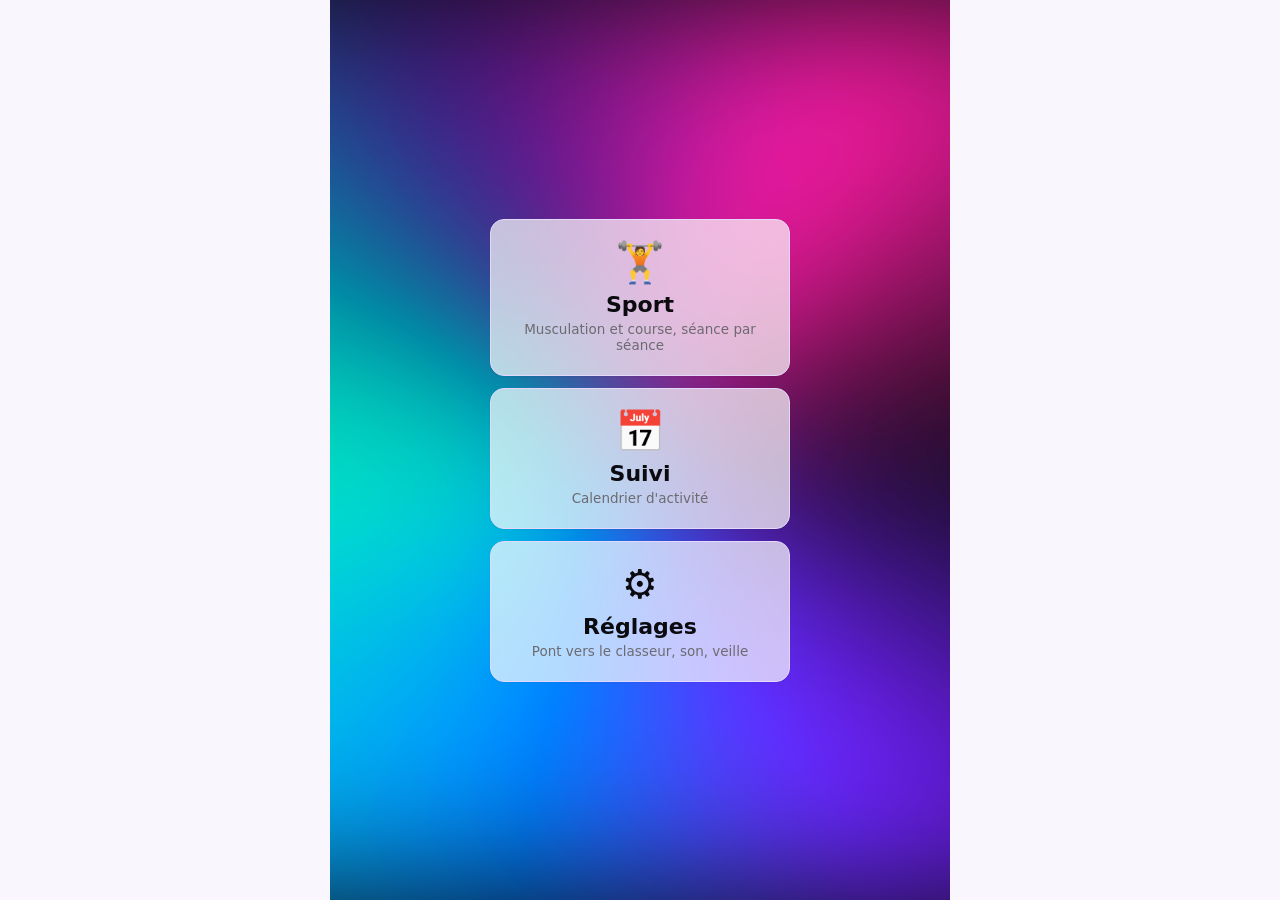
<file: index.html>
<!DOCTYPE html>
<html lang="fr">
<head>
<meta charset="utf-8">
<meta name="viewport" content="width=device-width, initial-scale=1, viewport-fit=cover, user-scalable=no">
<meta name="theme-color" content="#f6f5f2">
<meta name="mobile-web-app-capable" content="yes">
<meta name="apple-mobile-web-app-status-bar-style" content="black-translucent">
<title>Séance</title>
<link rel="manifest" href="manifest.webmanifest">
<link rel="icon" href="icones/icone.svg" type="image/svg+xml">
<link rel="apple-touch-icon" href="icones/icone-192.png">
<link rel="stylesheet" href="css/style.css">
<!-- Charte graphique générée depuis charte/palette.jpg (outils/charte.py). -->
<link rel="stylesheet" href="css/charte.css">
</head>
<body>

<!-- Menu principal : Sport, Suivi ou Réglages (demande de l'utilisateur le
     16 septembre 2026, Réglages ajouté en troisième carte le 18 septembre
     2026 à la place de l'engrenage). -->
<section id="ecran-menu" class="ecran actif">
  <!-- Fond vivant (22 septembre 2026, demande de l'utilisateur, technique
       reprise d'un CodePen : conic-gradient flouté en rotation lente) : voir
       .fond-vivant dans css/style.css. -->
  <div class="fond-vivant" aria-hidden="true"></div>
  <!-- Plein écran depuis le 26 septembre 2026 (demande de l'utilisateur :
       « supprime bandeau blanc et Muscu ») : plus d'en-tête. -->
  <ul class="liste-menu">
    <li><button id="bouton-menu-sport" class="carte-menu">
      <span class="carte-menu-icone" aria-hidden="true">&#127947;&#65039;</span>
      <span class="carte-menu-nom">Sport</span>
      <span class="carte-menu-detail">Musculation et course, séance par séance</span>
    </button></li>
    <li><button id="bouton-menu-suivi" class="carte-menu">
      <span class="carte-menu-icone" aria-hidden="true">&#128197;</span>
      <span class="carte-menu-nom">Suivi</span>
      <span class="carte-menu-detail">Calendrier d'activité</span>
    </button></li>
    <li><button id="bouton-menu-reglages" class="carte-menu">
      <span class="carte-menu-icone" aria-hidden="true">&#9881;&#65039;</span>
      <span class="carte-menu-nom">Réglages</span>
      <span class="carte-menu-detail">Pont vers le classeur, son, veille</span>
    </button></li>
  </ul>
</section>

<!-- Sport : choix du jour (ancien accueil, devenu sous-menu) -->
<section id="ecran-accueil" class="ecran">
  <div class="fond-vivant" aria-hidden="true"></div>
  <button id="bouton-sport-retour" class="icone icone-retour-flottant" aria-label="Retour">&#8592;</button>

  <!-- Séances en cours : une ligne par jour commencé, chacune avec son propre
       abandon. Reprendre se fait en touchant la carte du jour plus bas. -->
  <div id="reprise" class="reprise" hidden>
    <p class="reprise-titre">Séances en cours</p>
    <div id="reprise-liste"></div>
  </div>

  <ul id="liste-jours" class="liste-jours"></ul>

  <!-- Pied sans fond, simple lien blanc (26 septembre 2026) ; l'état de la
       synchronisation a rejoint l'écran des séances enregistrées. -->
  <div class="pied-accueil">
    <button id="bouton-historique" class="lien-historique">Séances enregistrées</button>
  </div>
</section>

<!-- Suivi : petit menu à six entrées (16 septembre 2026, devenu trop
     grand pour tenir empilé sur un seul écran une fois le sommeil ajouté). -->
<section id="ecran-suivi" class="ecran">
  <div class="fond-vivant" aria-hidden="true"></div>
  <button id="bouton-suivi-retour" class="icone icone-retour-flottant" aria-label="Retour">&#8592;</button>
  <ul class="liste-menu liste-menu-petite">
    <li><button id="bouton-suivi-calendrier" class="carte-menu carte-menu-petite">
      <span class="carte-menu-icone" aria-hidden="true">&#128197;</span>
      <span class="carte-menu-nom">Calendrier</span>
    </button></li>
    <li><button id="bouton-suivi-etat" class="carte-menu carte-menu-petite">
      <span class="carte-menu-icone" aria-hidden="true">&#128170;</span>
      <span class="carte-menu-nom">État musculaire</span>
    </button></li>
    <li><button id="bouton-suivi-sommeil" class="carte-menu carte-menu-petite">
      <span class="carte-menu-icone" aria-hidden="true">&#127769;</span>
      <span class="carte-menu-nom">Sommeil</span>
    </button></li>
    <li><button id="bouton-suivi-mensurations" class="carte-menu carte-menu-petite">
      <span class="carte-menu-icone" aria-hidden="true">&#128207;</span>
      <span class="carte-menu-nom">Mensurations</span>
    </button></li>
    <li><button id="bouton-suivi-course" class="carte-menu carte-menu-petite">
      <span class="carte-menu-icone" aria-hidden="true">&#127939;</span>
      <span class="carte-menu-nom">Évolution course</span>
    </button></li>
    <li><button id="bouton-suivi-tonnage" class="carte-menu carte-menu-petite">
      <span class="carte-menu-icone" aria-hidden="true">&#128202;</span>
      <span class="carte-menu-nom">Surcharge progressive</span>
    </button></li>
    <!-- Septième entrée, ajoutée le 17 septembre 2026 (demande de
         l'utilisateur) : envoyer une remarque libre sans passer par un
         exercice ou une fin de séance, seuls endroits qui le permettaient
         jusque-là. Voir #ecran-remarque plus bas. -->
    <li><button id="bouton-suivi-remarque" class="carte-menu carte-menu-petite">
      <span class="carte-menu-icone" aria-hidden="true">&#128172;</span>
      <span class="carte-menu-nom">Remarque</span>
    </button></li>
  </ul>
</section>

<!-- Calendrier : voir rendreCalendrier() dans js/app.js. -->
<section id="ecran-calendrier" class="ecran">
  <header class="barre">
    <button id="bouton-calendrier-retour" class="icone" aria-label="Retour">&#8592;</button>
    <div class="barre-titre"><span>Calendrier</span></div>
    <span class="icone" aria-hidden="true"></span>
  </header>
  <main class="corps">
    <p class="suivi-legende">Séances enregistrées ce jour-là (deux icônes au plus, ×N au-delà).</p>
    <label class="bascule">
      <input id="calendrier-sommeil" type="checkbox">
      <span>Afficher les nuits renseignées</span>
    </label>
    <div class="calendrier-nav">
      <button type="button" class="icone" id="calendrier-precedent" aria-label="Mois précédent">&#8249;</button>
      <span id="calendrier-mois" class="calendrier-mois"></span>
      <button type="button" class="icone" id="calendrier-suivant" aria-label="Mois suivant">&#8250;</button>
    </div>
    <div id="calendrier"></div>
  </main>
</section>

<!-- État musculaire, gadget indicatif (pas une mesure) : voir
     rendreEtatMusculaire() dans js/app.js. -->
<section id="ecran-etat-musculaire" class="ecran">
  <header class="barre">
    <button id="bouton-etat-retour" class="icone" aria-label="Retour">&#8592;</button>
    <div class="barre-titre"><span>État musculaire</span></div>
    <span class="icone" aria-hidden="true"></span>
  </header>
  <main class="corps">
    <p class="suivi-legende">Indicatif : récupération forfaitaire depuis la dernière série, pas une mesure.</p>
    <div id="mannequin"></div>
    <div id="mannequin-liste" class="mannequin-liste"></div>
  </main>
</section>

<!-- Sommeil : frise de la nuit en cours de saisie, raisons d'insomnie,
     repères de la journée, vue du mois. Voir rendreSommeil() dans
     js/app.js. Fond dégradé jour (haut) / nuit (bas) propre à cet écran,
     seul endroit de l'appli à s'écarter du fond clair général. -->
<section id="ecran-sommeil" class="ecran">
  <!-- Sans barre ni titre depuis le 17 septembre 2026 (remarque de
       l'utilisateur) : juste le retour, remonté au plus haut de l'écran
       (niveau caméra selfie) et un peu plus grand que .icone ailleurs dans
       l'application (52px contre 44px), flottant sur le dégradé plutôt que
       dans une barre opaque qui aurait coupé le fond en haut. -->
  <button id="bouton-sommeil-retour" class="icone icone-sommeil icone-sommeil-flottant" aria-label="Retour">&#8592;</button>
  <main class="corps corps-sommeil">
    <div class="sommeil-nuit-nav">
      <button id="bouton-sommeil-precedent" class="icone icone-sommeil" aria-label="Nuit précédente">&#8592;</button>
      <span id="sommeil-nuit-titre" class="sommeil-nuit-titre"></span>
      <button id="bouton-sommeil-suivant" class="icone icone-sommeil" aria-label="Nuit suivante">&#8594;</button>
    </div>

    <div id="sommeil-frise" class="sommeil-frise"></div>
    <p class="sommeil-legende">Bleu : sommeil. Toucher un créneau bascule en rouge (insomnie).</p>

    <h2 class="sommeil-sous-titre">Raisons, si insomnie</h2>
    <div id="sommeil-raisons" class="sommeil-raisons"></div>

    <h2 class="sommeil-sous-titre">La journée</h2>
    <div id="sommeil-journee" class="sommeil-journee"></div>

    <h2 class="sommeil-sous-titre">Le mois</h2>
    <div id="sommeil-mois" class="calendrier"></div>
  </main>
</section>

<!-- Mensurations : silhouette de repère, valeurs, photo du jour, comparaison
     entre deux dates. Voir rendreMensurations() dans js/app.js. -->
<section id="ecran-mensurations" class="ecran">
  <header class="barre">
    <button id="bouton-mensurations-retour" class="icone" aria-label="Retour">&#8592;</button>
    <div class="barre-titre"><span>Mensurations</span></div>
    <span class="icone" aria-hidden="true"></span>
  </header>
  <main class="corps">
    <div class="sommeil-nuit-nav">
      <button id="bouton-mensurations-precedent" class="icone" aria-label="Jour précédent">&#8592;</button>
      <span id="mensurations-date-titre" class="sommeil-nuit-titre"></span>
      <button id="bouton-mensurations-suivant" class="icone" aria-label="Jour suivant">&#8594;</button>
    </div>

    <div class="mensurations-corps">
      <!-- Mannequin réaliste (17 septembre 2026, voir MANNEQUIN_AVANT/ARRIERE
           dans js/app.js), avant (repères de mesure) et arrière (silhouette
           seule, la vue de dos demandée par l'utilisateur n'ayant pas de
           mesure qui lui soit propre) rempli par rendreMensurations(). -->
      <div class="mannequin-paire">
        <div class="mannequin-vue">
          <p class="mannequin-vue-titre">Avant</p>
          <div id="mensurations-mannequin-avant"></div>
        </div>
        <div class="mannequin-vue">
          <p class="mannequin-vue-titre">Arrière</p>
          <div id="mensurations-mannequin-arriere"></div>
        </div>
      </div>

      <div id="mensurations-champs" class="mensurations-champs"></div>
    </div>

    <h2 class="suivi-titre">Photo du jour</h2>
    <div id="mensurations-photo" class="mensurations-photo"></div>
    <input id="mensurations-photo-fichier" type="file" accept="image/*" capture="user" hidden>

    <h2 class="suivi-titre">Comparer</h2>
    <div class="mensurations-comparer-choix">
      <select id="mensurations-avant"></select>
      <span aria-hidden="true">&#8594;</span>
      <select id="mensurations-apres"></select>
    </div>
    <div id="mensurations-slider" class="mensurations-slider" hidden>
      <img id="mensurations-slider-avant" alt="Avant">
      <div id="mensurations-slider-apres-bloc" class="mensurations-slider-apres-bloc">
        <img id="mensurations-slider-apres" alt="Après">
      </div>
      <div id="mensurations-slider-poignee" class="mensurations-slider-poignee"></div>
      <div id="mensurations-slider-stats" class="mensurations-slider-stats" hidden></div>
    </div>
    <p id="mensurations-comparer-vide" class="suivi-legende">Il faut une photo à deux dates différentes pour comparer.</p>
  </main>
</section>

<!-- Évolution course : allure (vitesse) et distance par type de sortie,
     dans le temps. Voir rendreEvolutionCourse() dans js/app.js. -->
<section id="ecran-course-evolution" class="ecran">
  <header class="barre">
    <button id="bouton-course-evolution-retour" class="icone" aria-label="Retour">&#8592;</button>
    <div class="barre-titre"><span>Évolution course</span></div>
    <span class="icone" aria-hidden="true"></span>
  </header>
  <main class="corps">
    <p class="suivi-legende">Premier passage de chaque sortie enregistrée sur le téléphone, tous jours de course confondus (J2 et J6 sont le même entraînement).</p>
    <div id="course-evolution-types" class="footing-types"></div>
    <div id="course-evolution-corps"></div>
  </main>
</section>

<!-- Surcharge progressive par muscle (« Tonnage par muscle » jusqu'au
     17 septembre 2026, voir rendreTonnageMuscles() dans js/app.js) :
     mannequin cliquable, même mannequin de face que l'État musculaire, mais
     coloré par écart de charge plutôt que par récupération. -->
<section id="ecran-tonnage-muscles" class="ecran">
  <header class="barre">
    <button id="bouton-tonnage-muscles-retour" class="icone" aria-label="Retour">&#8592;</button>
    <div class="barre-titre"><span>Surcharge progressive</span></div>
    <span class="icone" aria-hidden="true"></span>
  </header>
  <main class="corps">
    <p class="suivi-legende">Écart de charge × répétitions sur la première série de travail, entre le début et la fin de la période. Toucher une zone pour le détail par exercice.</p>
    <!-- Fenêtre choisie plutôt que fixée à 7 jours (demande de l'utilisateur
         le 17 septembre 2026) : sur un programme hebdomadaire, une zone
         entraînée une fois par semaine (jambes) tombait souvent hors d'une
         fenêtre de 7 jours pile et s'affichait à tort comme jamais
         travaillée. Voir tonnagePeriodeJours dans js/app.js. Classe dédiée
         plutôt que .type-course/.footing-types (même style, voir
         .periode-toggle dans style.css) : statiques dès le chargement de la
         page contrairement aux .type-course des écrans de footing/évolution
         course (peuplés par JS au premier rendu de leur écran), les
         partager aurait décalé l'index de tout sélecteur global
         `.type-course` déjà écrit dans tests/test_app.py. -->
    <div id="tonnage-periode" class="periode-toggle" role="group" aria-label="Période">
      <button type="button" class="periode-bouton" data-jours="30">1 mois</button>
      <button type="button" class="periode-bouton" data-jours="182">6 mois</button>
    </div>
    <div id="tonnage-mannequin"></div>
    <div id="tonnage-liste" class="mannequin-liste"></div>
    <div id="tonnage-detail"></div>
  </main>
</section>

<!-- Remarque libre depuis le menu Suivi, ajoutée le 17 septembre 2026
     (demande de l'utilisateur) : mêmes destination (onglet Remarques du
     classeur) et lecture (outils/lire_remarques.py) que la remarque de fin
     de séance (#fin-remarque), mais sans passer par un exercice ni une
     séance entière. Voir rendreRemarque()/envoyerRemarqueSuivi() dans
     js/app.js. -->
<section id="ecran-remarque" class="ecran">
  <header class="barre">
    <button id="bouton-remarque-retour" class="icone" aria-label="Retour">&#8592;</button>
    <div class="barre-titre"><span>Remarque</span></div>
    <span class="icone" aria-hidden="true"></span>
  </header>
  <main class="corps">
    <p class="suivi-legende">Une question, une gêne, une idée pour la prochaine mise à jour : à envoyer directement, sans attendre une séance.</p>
    <label class="champ-large">
      <span>Remarque</span>
      <textarea id="remarque-suivi-champ" class="consigne-champ" rows="5" placeholder="Ce que vous voulez signaler."></textarea>
    </label>
    <!-- Même bouton animé que la fin de séance (29 septembre 2026). -->
    <button id="bouton-remarque-suivi-envoyer" type="button" class="bouton-sync">
      <span class="bouton-sync-cercle" aria-hidden="true">
        <span class="bouton-sync-icone">&#8595;</span>
        <span class="bouton-sync-carre"></span>
      </span>
      <span class="bouton-sync-orbite" aria-hidden="true"><span class="bouton-sync-point"></span></span>
      <span class="bouton-sync-pastille" aria-hidden="true"></span>
      <span id="bouton-remarque-suivi-texte" class="bouton-sync-texte">Envoyer</span>
    </button>
    <p id="remarque-suivi-statut" class="message"></p>
  </main>
</section>

<!-- Écran d'ouverture d'une séance de musculation neuve : échauffement et
     conseils avant d'entrer dans le premier exercice (demande de
     l'utilisateur le 16 septembre 2026). Le chrono de séance démarre déjà en
     arrière-plan (demarrerChronoSeance, appelée par commencer()) mais n'est
     pas affiché ici. Sauté à la reprise d'une séance déjà commencée : voir
     commencer() dans js/app.js. -->
<section id="ecran-demarrage" class="ecran">
  <div class="fond-vivant" aria-hidden="true"></div>
  <header class="barre">
    <button id="bouton-demarrage-retour" class="icone" aria-label="Retour">&#8592;</button>
    <div class="barre-titre"><span id="demarrage-jour"></span></div>
    <span class="icone" aria-hidden="true"></span>
  </header>
  <main class="corps">
    <h2 id="demarrage-nom" class="demarrage-nom"></h2>
    <div id="demarrage-echauffement" class="echauffement-jour">
      <p class="echauffement-titre">Échauffement, environ 5 min</p>
      <ol id="demarrage-echauffement-liste"></ol>
    </div>
    <button id="bouton-demarrage-commencer" class="principal grand">Commencer</button>
  </main>
</section>

<!-- Séance : un exercice, plein écran -->
<section id="ecran-seance" class="ecran">
  <header class="barre">
    <button id="bouton-quitter" class="icone" aria-label="Retour">&#8592;</button>
    <div class="barre-titre">
      <span id="seance-jour"></span>
      <span id="seance-progression" class="compteur"></span>
    </div>
    <button id="bouton-terminer" class="icone" aria-label="Terminer">&#10003;</button>
  </header>

  <div id="jauge" class="jauge"><div id="jauge-remplie"></div></div>
  <!-- L'estimation grossière du temps restant ("~Xmin restant", texte) a cédé
       la place le 17 septembre 2026 (demande de l'utilisateur) à une jauge
       pilule : même composant que celle de la minuterie de repos
       (.jauge-pilule), mais ici c'est la progression totale de la séance
       (proportionFaite(), la même valeur que #jauge-remplie juste au-dessus,
       en plus visible) — pas le temps de repos, précision explicite de
       l'utilisateur pour ne pas confondre les deux jauges pilule de l'écran.
       Voir rendreJauge() dans js/app.js. Masquée hors musculation (footing,
       gainage), où la notion de séries totales n'a pas de sens. -->
  <div id="ligne-progression" class="ligne-progression" hidden>
    <span class="jauge-pilule jauge-pilule-seance" aria-hidden="true">
      <span id="jauge-seance-remplissage" class="jauge-pilule-remplissage jauge-pilule-remplissage-accent"></span>
    </span>
    <span><span class="jauge-chrono-label">Séance</span> <span id="jauge-chrono"></span></span>
  </div>

  <main class="corps">
    <!-- Minuteur de la séance de gainage et du farmer walk des footings : il
         compte la tenue en cours (45 s, interruptible) puis le repos. Un appui
         l'arrête. Voir lancerMinuteurGainage() dans js/app.js. -->
    <div id="gainage-chrono" class="minuterie gainage-chrono" hidden>
      <span id="gainage-chrono-libelle"></span>
      <span id="gainage-chrono-chiffres" class="minuterie-chiffres">0:45</span>
    </div>

    <div id="bloc-muscu">
      <!-- Le bouton vert d'origine reste dans le DOM (majChronoSeance() le
           tient encore à jour) mais masqué depuis le 16 septembre 2026,
           demande de l'utilisateur : son chiffre fait doublon avec
           #jauge-chrono, qui l'affiche déjà juste au-dessus. Le geste
           pause/reprise (basculerChronoSeance) est repris par
           #ligne-progression, voir plus haut et brancher() dans js/app.js. -->
      <div class="ligne-titre">
        <h2 id="exo-nom"></h2>
        <button id="chrono-seance-demarrer" class="chrono-seance vert" type="button"
                aria-label="Démarrer le chronomètre de séance" hidden>
          <span class="chrono-seance-icone">&#9654;</span>
          <span id="chrono-seance-temps" class="chrono-seance-temps"></span>
        </button>
      </div>

      <!-- Illustration par exercice (17 septembre 2026), voir
           rendreImageExercice() dans js/app.js : masquée quand l'exercice
           n'a pas d'entrée dans IMAGES_EXERCICES. -->
      <div id="exo-image-bloc" class="exo-image-bloc" hidden>
        <img id="exo-image" class="exo-image" alt="">
        <span id="exo-image-generique" class="exo-image-badge" hidden>Photo générique</span>
        <span id="exo-image-credit" class="exo-image-credit" hidden>Illustration Everkinetic, CC BY-SA 4.0</span>
      </div>

      <div class="etiquettes">
        <span id="exo-muscle" class="etiquette"></span>
        <span id="exo-prescription" class="etiquette"></span>
        <span id="exo-rir" class="etiquette"></span>
      </div>

      <!-- Consigne et minuterie de récupération côte à côte. La minuterie
           reste toujours visible depuis le 12 septembre 2026, en
           transparence (.inactif) quand aucun repos n'est lancé : un appui
           dessus dans cet état lance un repos manuel (utile sur les
           unilatéraux, entre les deux côtés) ; un appui pendant qu'elle
           tourne passe à la suite. Voir minuterieTerminee() et
           lancerMinuterie() dans js/app.js. -->
      <div class="ligne-consigne">
        <details id="exo-consigne-bloc" class="consigne" open>
          <summary>Consigne technique</summary>
          <p id="exo-consigne"></p>
          <textarea id="exo-consigne-champ" class="consigne-champ" rows="3" hidden></textarea>
          <div class="consigne-boutons">
            <button id="bouton-consigne-modifier" class="discret" type="button">Modifier</button>
            <button id="bouton-consigne-enregistrer" class="discret" type="button" hidden>Enregistrer</button>
            <button id="bouton-consigne-annuler" class="discret" type="button" hidden>Annuler</button>
          </div>
        </details>

        <!-- Chiffre plutôt que pilule depuis le 17 septembre 2026 (retour en
             arrière demandé par l'utilisateur, « décompte comme au
             début ») : voir battre() dans js/app.js. La pilule reste seule
             en plein écran (#minuterie-plein-ecran), pas visée par la
             demande. -->
        <div id="minuterie" class="minuterie inactif">
          <span id="minuterie-chiffres" class="minuterie-chiffres"></span>
        </div>
      </div>

      <div class="tableau-titres">
        <span class="col-saisie">Charge</span>
        <span class="col-saisie">Reps</span>
        <span class="col-rir">RIR</span>
        <span class="col-suppr"></span>
        <span class="col-suppr"></span>
      </div>
      <ol id="series" class="series"></ol>

      <button id="bouton-serie" class="ajouter">+ Ajouter une série</button>

      <div class="tonnage">
        <span>Tonnage <strong id="tonnage-actuel">0</strong></span>
        <span id="tonnage-compare" class="compare"></span>
      </div>
    </div>

    <div id="bloc-footing" hidden>
      <h2 id="footing-nom">Footing</h2>

      <div id="footing-types" class="footing-types"></div>

      <div id="echauffement-footing" class="echauffement-jour">
        <p class="echauffement-titre">Avant de partir</p>
        <ol id="echauffement-footing-liste"></ol>
      </div>

      <!-- Un ou plusieurs passages du type choisi, chacun avec ses propres
           chiffres (demande de l'utilisateur le 8 septembre 2026 : pouvoir
           faire plusieurs passages en Incliné à des charges différentes dans
           la même séance). Rempli par rendreCyclesCourse() dans js/app.js. -->
      <div id="footing-cycles"></div>
      <button id="bouton-cycle-ajouter" class="ajouter" type="button">+ Ajouter un passage</button>
    </div>

    <!-- Séance de gainage optionnelle, depuis le 11 septembre 2026 : quatre
         catégories, un mouvement au choix dans chacune. Rempli par
         rendreSeanceGainage() dans js/app.js, à partir de CATEGORIES_GAINAGE. -->
    <div id="bloc-gainage" hidden>
      <h2>Gainage</h2>
      <p class="gainage-legende">Interférence avec les muscles de la course. Vert : faible. Rouge : élevée.</p>
      <div class="gainage-degrade" aria-hidden="true"></div>
      <p class="gainage-note">Arrêter la série dès que la position se dégrade, pas à la brûlure ni à la fin du minuteur : 20 secondes correctes valent mieux que 45 avec le dos creusé. Progression : 2 à 3 semaines aux valeurs de départ, puis 5 à 10 s de plus sur les tenues, 2 répétitions de plus sur le reste, charge ou distance sur le farmer walk.</p>
      <div class="gainage-duree-reglage">
        <span>Durée de tenue</span>
        <button id="gainage-duree-moins" type="button" class="icone" aria-label="Réduire la durée de tenue">&minus;</button>
        <span id="gainage-duree-valeur"></span>
        <button id="gainage-duree-plus" type="button" class="icone" aria-label="Augmenter la durée de tenue">+</button>
      </div>
      <div id="gainage-categories"></div>
    </div>
  </main>

  <nav class="navigation">
    <button id="bouton-precedent" class="nav">&#8592; Exercice</button>
    <button id="bouton-suivant" class="nav">Exercice &#8594;</button>
  </nav>
</section>

<!--
  Champ d'amorce du clavier virtuel. Permanent dans le DOM depuis le
  chargement, invisible mais focusable : c'est lui qu'on focalise en premier
  au sein d'un geste utilisateur pour faire ouvrir le clavier, avant de passer
  la main au vrai champ de saisie. Voir focaliserProchaineSerie dans app.js.
  Ne jamais lui mettre display:none ni visibility:hidden, qui le rendraient
  infocusable et annuleraient tout le mécanisme.
-->
<input id="amorce-clavier" class="amorce-clavier" type="text"
       inputmode="decimal" tabindex="-1" aria-hidden="true">


<!-- Écart de tonnage avec la même série la semaine passée, affiché 2 s après
     chaque série validée (demande de l'utilisateur le 16 septembre 2026) :
     voir afficherComparaisonTonnage() dans js/app.js. -->
<div id="comparaison-tonnage" class="comparaison-tonnage" hidden></div>

<!-- Minuterie de récupération plein écran, reprise le 16 septembre 2026
     (abandonnée le 27 août 2026 faute de tenir sous le clavier virtuel une
     fois ouvert). Ne remplace #minuterie que sur les 80% premiers d'un
     repos actif : le bandeau compact reprend la main dans les 20% de temps
     restant (préparer la série suivante avant la fin, sans attendre le
     dernier moment) et reste seul visible en transparence hors de tout
     repos, pour garder le geste qui en lance un manuel sur un unilatéral.
     Voir lancerMinuterie(), battre() et minuterieTerminee() dans
     js/app.js. -->
<div id="minuterie-plein-ecran" class="minuterie-plein-ecran" hidden>
  <!-- Anneau qui se réduit (18 septembre 2026, demande de l'utilisateur :
       « pas en rouge, en vert dégradé progressif », « schéma de montre
       cercle qui se réduit ») : remplace l'ancienne jauge pilule linéaire.
       Le chiffre ordinaire et celui du bilan partagent le même cercle,
       jamais visibles ensemble (rendreBilanMinuterie() bascule l'un contre
       l'autre) — voir battre() dans js/app.js pour l'anneau lui-même. -->
  <div class="minuterie-cercle">
    <svg class="minuterie-anneau" viewBox="0 0 100 100" aria-hidden="true">
      <defs>
        <linearGradient id="degrade-repos-plein" x1="0%" y1="100%" x2="100%" y2="0%">
          <stop offset="0%" class="anneau-arret-fin"></stop>
          <stop offset="100%" class="anneau-arret-debut"></stop>
        </linearGradient>
      </defs>
      <circle class="minuterie-anneau-fond" cx="50" cy="50" r="45"></circle>
      <circle id="minuterie-plein-ecran-anneau-progres" class="minuterie-anneau-progres"
              cx="50" cy="50" r="45" stroke="url(#degrade-repos-plein)"></circle>
    </svg>
    <p id="minuterie-plein-ecran-chiffres" class="minuterie-chiffres-cercle"></p>
    <p id="minuterie-bilan-chiffres" class="minuterie-chiffres-cercle" hidden></p>
  </div>
  <div id="minuterie-plein-ecran-bilan" class="minuterie-bilan" hidden>
    <p id="minuterie-bilan-tonnage" class="minuterie-bilan-tonnage" hidden></p>
    <p id="minuterie-bilan-suivant" class="minuterie-bilan-suivant" hidden></p>
    <p id="minuterie-bilan-consigne" class="minuterie-bilan-consigne" hidden></p>
  </div>
</div>

<!-- Fin de séance -->
<section id="ecran-fin" class="ecran">
  <header class="barre">
    <button id="bouton-fin-retour" class="icone" aria-label="Retour">&#8592;</button>
    <div class="barre-titre"><span>Séance terminée</span></div>
    <span class="icone"></span>
  </header>
  <main class="corps">
    <div id="fin-resume" class="resume"></div>

    <!-- Remarque libre de fin de séance, ajoutée le 8 septembre 2026 : elle
         part dans le classeur avec la séance (onglet Remarques), pour que le
         développeur la lise en dehors de l'application et en tienne compte
         dans les évolutions. Liée à seance.remarque, enregistrée à la frappe
         comme le reste de la séance en cours. -->
    <label class="champ-large">
      <span>Remarques</span>
      <textarea id="fin-remarque" class="consigne-champ" rows="3" placeholder="Douleur, gêne, idée d'amélioration, ce que vous voulez signaler pour la prochaine mise à jour de l'application."></textarea>
    </label>

    <!-- Blessure du jour, ajoutée le 9 septembre 2026 : elle part dans une
         page à part du classeur (onglet Blessures), avec la date, la série
         concernée et sa description. Distincte de la remarque, qui s'adresse
         au développeur : celle-ci suit le corps dans le temps. La liste des
         exercices de la séance est proposée en suggestions, sans interdire
         d'écrire autre chose (une douleur peut ne tenir à aucune série). -->
    <label class="champ-large">
      <span>Blessure ou douleur</span>
      <input id="fin-blessure-serie" list="fin-blessure-exercices" type="text"
             placeholder="Série concernée, par exemple Curl marteau série 3">
      <datalist id="fin-blessure-exercices"></datalist>
      <textarea id="fin-blessure-texte" class="consigne-champ" rows="2" placeholder="Ce que vous avez ressenti, où, à quel moment. Laissez vide s'il n'y a rien à signaler."></textarea>
    </label>

    <!-- Signale les exercices restés sans aucune série validée, sans jamais
         empêcher l'envoi : une séance écourtée est une séance, et l'oubli
         d'un exercice se voit mieux ici qu'une fois le classeur rempli.
         Rempli par preparerEcranFin() dans js/app.js. -->
    <p id="fin-alerte" class="alerte-incomplete" hidden></p>

    <!-- Bouton animé (23 septembre 2026, demande de l'utilisateur, lien
         CodePen fourni — "download button animation" de Denis Pasko) :
         calqué sur l'original le 26 septembre 2026, étape par étape, en CSS
         pur (l'original dépend de GSAP et de plugins payants, incompatibles
         avec une PWA hors ligne sans build). Voir .bouton-sync dans
         css/style.css et enregistrerEtSynchroniser() dans js/app.js pour la
         bascule des classes .envoi/.complet/.envoye. -->
    <button id="bouton-enregistrer" type="button" class="bouton-sync">
      <span class="bouton-sync-cercle" aria-hidden="true">
        <span class="bouton-sync-icone">&#8595;</span>
        <span class="bouton-sync-carre"></span>
      </span>
      <span class="bouton-sync-orbite" aria-hidden="true"><span class="bouton-sync-point"></span></span>
      <span class="bouton-sync-pastille" aria-hidden="true"></span>
      <span id="bouton-enregistrer-texte" class="bouton-sync-texte">Synchronisation</span>
    </button>
    <p id="fin-message" class="message"></p>
  </main>
</section>

<!-- Réglages -->
<section id="ecran-reglages" class="ecran">
  <div class="fond-vivant" aria-hidden="true"></div>
  <header class="barre">
    <button id="bouton-reglages-retour" class="icone" aria-label="Retour">&#8592;</button>
    <div class="barre-titre"><span>Réglages</span></div>
    <span class="icone"></span>
  </header>
  <main class="corps">
    <label class="champ-large">
      <span>Adresse du pont vers le classeur</span>
      <input id="reglage-pont" type="url" inputmode="url" placeholder="https://script.google.com/macros/s/.../exec">
      <small>Déployez <code>appsscript/Code.gs</code> depuis le classeur, puis collez ici l'adresse du déploiement.</small>
    </label>
    <label class="champ-large">
      <span>Mot de passe du pont</span>
      <input id="reglage-secret" type="text" autocomplete="off" placeholder="celui inscrit dans le script">
    </label>
    <label class="champ-large">
      <span>Couleurs de l'application</span>
      <select id="reglage-degrade-accueil">
        <option value="charte">Charte (photo)</option>
        <option value="desert">Desert Bloom</option>
        <option value="voltage">Quiet Voltage</option>
        <option value="filtered">Filtered Reality</option>
        <option value="cosmic">Cosmic Ink</option>
      </select>
    </label>
    <label class="bascule">
      <input id="reglage-son" type="checkbox" checked>
      <span>Signal sonore en fin de récupération</span>
    </label>
    <label class="bascule">
      <input id="reglage-vibration" type="checkbox" checked>
      <span>Vibration en fin de récupération</span>
    </label>
    <label class="bascule">
      <input id="reglage-notification" type="checkbox">
      <span>Notification système en fin de récupération
        <small>Pour l'entendre même hors de l'application (écran verrouillé,
        autre appli ouverte). Demande une autorisation à part.</small>
      </span>
    </label>
    <label class="bascule">
      <input id="reglage-veille" type="checkbox" checked>
      <span>Garder l'écran allumé pendant la séance</span>
    </label>
    <label class="bascule">
      <input id="reglage-clavier-recup" type="checkbox" checked>
      <span>Garder le clavier ouvert pendant la récupération
        <small>Seule façon d'être prêt à saisir dès la fin du compte à rebours,
        mais le clavier occupe le bas de l'écran pendant tout le repos.</small>
      </span>
    </label>
    <button id="bouton-tester-pont" class="discret">Tester le pont</button>
    <p id="reglages-message" class="message"></p>
    <hr>
    <button id="bouton-exporter" class="discret">Exporter les séances (JSON)</button>
    <button id="bouton-nettoyer-historique" class="discret">Ne garder que les séances d'aujourd'hui</button>
    <p class="note" id="note-programme"></p>
  </main>
</section>

<!-- Historique -->
<section id="ecran-historique" class="ecran">
  <header class="barre">
    <button id="bouton-historique-retour" class="icone" aria-label="Retour">&#8592;</button>
    <div class="barre-titre"><span>Séances enregistrées</span></div>
    <span class="icone"></span>
  </header>
  <main class="corps">
    <p id="etat-sync" class="etat-sync"></p>
    <div id="liste-historique"></div>
  </main>
</section>

<script src="js/app.js"></script>
</body>
</html>
</file>
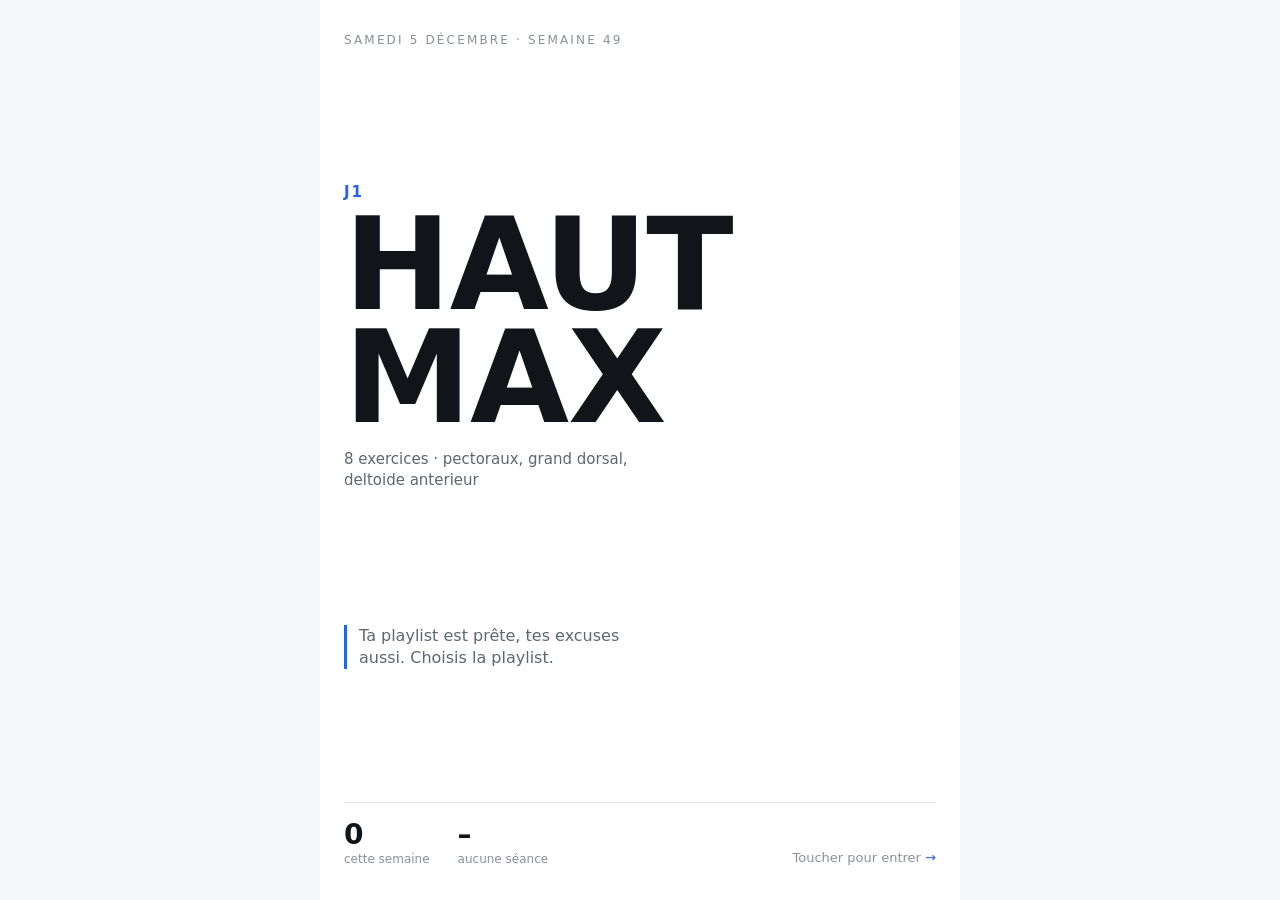
<file: v2/index.html>
<!DOCTYPE html>
<html lang="fr">
<head>
<meta charset="utf-8">
<meta name="viewport" content="width=device-width, initial-scale=1, viewport-fit=cover, user-scalable=no">
<meta name="theme-color" content="#f5f6f8">
<meta name="mobile-web-app-capable" content="yes">
<title>Muscu</title>
<link rel="manifest" href="manifest.webmanifest">
<link rel="icon" href="../icones/icone.svg" type="image/svg+xml">
<link rel="apple-touch-icon" href="../icones/icone-192.png">
<link rel="stylesheet" href="css/style.css">
</head>
<body>
<!-- Muscu v2 (4 novembre 2026). Chaque écran est une <section class="ecran">
     dont le contenu est rendu par js/*.js ; afficher() dans js/ui.js les
     empile avec un glissement de 220 ms et tient l'historique Android.
     Les trois écrans racine (Sport, Suivi, Réglages) portent la barre
     d'onglets. -->
<div id="app">

  <section id="ecran-accueil" class="ecran racine actif">
    <div class="corps avec-onglets" id="accueil-corps"></div>
  </section>

  <section id="ecran-sport" class="ecran racine">
    <div class="barre barre-grande"><h2>Sport<span class="sous" id="sport-sous"></span></h2></div>
    <div class="corps avec-onglets" id="sport-corps"></div>
  </section>

  <section id="ecran-suivi" class="ecran racine">
    <div class="barre barre-grande"><h2>Suivi<span class="sous">Progression, corps, sommeil</span></h2></div>
    <div class="corps avec-onglets" id="suivi-corps"></div>
  </section>

  <section id="ecran-reglages" class="ecran racine">
    <div class="barre barre-grande"><h2>Réglages<span class="sous">Classeur, son, veille</span></h2></div>
    <div class="corps avec-onglets" id="reglages-corps"></div>
    <input id="reglages-fichier" type="file" accept="application/json,.json" hidden>
  </section>

  <section id="ecran-demarrage" class="ecran">
    <div class="barre"><button class="icone" data-retour aria-label="Retour"></button><h2 id="demarrage-titre"></h2></div>
    <div class="corps" id="demarrage-corps"></div>
  </section>

  <section id="ecran-seance" class="ecran">
    <div class="barre"><button class="icone" data-retour aria-label="Retour"></button><h2 id="seance-titre"></h2><button class="icone" id="seance-abandonner" aria-label="Abandonner la séance" data-icone="fermer"></button></div>
    <div class="ligne-progression"><div class="jauge-pilule" aria-hidden="true"><div id="seance-progression"></div></div><span class="num texte-2" id="seance-chrono"></span></div>
    <div class="corps" id="seance-corps"></div>
    <input id="amorce-clavier" type="text" inputmode="decimal" aria-hidden="true" tabindex="-1"
      style="position:absolute;left:0;top:0;width:1px;height:1px;opacity:0;font-size:16px;border:0;padding:0;">
  </section>

  <section id="ecran-fin" class="ecran">
    <div class="barre"><button class="icone" data-retour aria-label="Retour"></button><h2 id="fin-titre">Fin de séance</h2></div>
    <div class="corps" id="fin-corps"></div>
  </section>

  <section id="ecran-exercice" class="ecran">
    <div class="barre"><button class="icone" data-retour aria-label="Retour"></button><h2 id="exercice-titre"></h2></div>
    <div class="corps" id="exercice-corps"></div>
  </section>

  <section id="ecran-surcharge" class="ecran">
    <div class="barre"><button class="icone" data-retour aria-label="Retour"></button><h2>Surcharge progressive</h2></div>
    <div class="corps" id="surcharge-corps"></div>
  </section>

  <section id="ecran-calendrier" class="ecran">
    <div class="barre"><button class="icone" data-retour aria-label="Retour"></button><h2>Calendrier</h2></div>
    <div class="corps" id="calendrier-corps"></div>
  </section>

  <section id="ecran-etat" class="ecran">
    <div class="barre"><button class="icone" data-retour aria-label="Retour"></button><h2>État musculaire</h2></div>
    <div class="corps" id="etat-corps"></div>
  </section>

  <section id="ecran-sommeil" class="ecran">
    <div class="barre"><button class="icone" data-retour aria-label="Retour"></button><h2 id="sommeil-titre">Sommeil</h2></div>
    <div class="corps" id="sommeil-corps"></div>
  </section>

  <section id="ecran-mensurations" class="ecran">
    <div class="barre"><button class="icone" data-retour aria-label="Retour"></button><h2 id="mensurations-titre">Mensurations</h2></div>
    <div class="corps" id="mensurations-corps"></div>
    <input id="mensurations-photo-fichier" type="file" accept="image/*" capture="environment" hidden>
  </section>

  <section id="ecran-cardio-evolution" class="ecran">
    <div class="barre"><button class="icone" data-retour aria-label="Retour"></button><h2>Évolution cardio</h2></div>
    <div class="corps" id="cardio-evolution-corps"></div>
  </section>

  <section id="ecran-bilan" class="ecran">
    <div class="barre"><button class="icone" data-retour aria-label="Retour"></button><h2>Bilan mensuel</h2></div>
    <div class="corps" id="bilan-corps"></div>
  </section>

  <section id="ecran-remarque" class="ecran">
    <div class="barre"><button class="icone" data-retour aria-label="Retour"></button><h2>Remarque</h2></div>
    <div class="corps" id="remarque-corps"></div>
  </section>

  <section id="ecran-historique" class="ecran">
    <div class="barre"><button class="icone" data-retour aria-label="Retour"></button><h2>Séances enregistrées</h2></div>
    <div class="corps" id="historique-corps"></div>
  </section>

  <nav class="onglets" id="onglets" aria-label="Navigation principale">
    <button class="onglet actif" data-onglet="accueil"><span class="pastille-onglet" data-icone="maison"></span>Accueil</button>
    <button class="onglet" data-onglet="sport"><span class="pastille-onglet" data-icone="halteres"></span>Sport</button>
    <button class="onglet" data-onglet="suivi"><span class="pastille-onglet" data-icone="courbe"></span>Suivi</button>
    <button class="onglet" data-onglet="reglages"><span class="pastille-onglet" data-icone="reglages"></span>Réglages</button>
  </nav>

  <div id="minuterie-plein" class="minuterie-plein" hidden>
    <button class="icone fermer" id="minuterie-fermer" aria-label="Revenir à la fiche" data-icone="fermer"></button>
    <div class="centre">
      <svg class="anneau" viewBox="0 0 120 120" aria-hidden="true">
        <circle class="fond" cx="60" cy="60" r="52"></circle>
        <circle class="progres" id="minuterie-anneau" cx="60" cy="60" r="52"></circle>
        <circle class="pointe" id="minuterie-pointe" cx="60" cy="8" r="5"></circle>
      </svg>
      <div class="t num" id="minuterie-plein-t">0:00</div>
    </div>
    <div class="suivant" id="minuterie-suivant"></div>
    <div class="bilan" id="minuterie-bilan"></div>
    <div class="actions">
      <button class="bouton" id="minuterie-moins">-15 s</button>
      <button class="bouton" id="minuterie-plus">+15 s</button>
      <button class="bouton" id="minuterie-stop">Passer</button>
    </div>
  </div>

  <!-- Repos en cours vu depuis les autres écrans (5 novembre 2026). -->
  <button id="repos-flottant" class="repos-flottant" hidden aria-label="Repos en cours, revenir à la séance">
    <span class="l">Repos</span><span class="t num" id="repos-flottant-t"></span>
  </button>

  <!-- Intro d'ouverture : éditoriale, claire depuis le 7 novembre 2026
       (sombre le 6, jugée trop différente du reste). Ancien commentaire (le
       néon du 5 jugé « un peu kitsch »). La séance du jour en grande
       typographie ; un appui la fait glisser jusqu'à sa carte de l'Accueil
       pendant que le fond noir remonte. -->
  <div id="intro" class="intro">
    <div class="intro-fond" aria-hidden="true"></div>
    <p class="intro-kicker" id="intro-date"></p>
    <button class="intro-titre" id="intro-entrer" aria-label="Entrer">
      <span class="intro-jour" id="intro-jour"><span class="intro-code" id="intro-code"></span><span class="intro-nom" id="intro-nom"></span></span>
      <span class="intro-detail" id="intro-detail"></span>
    </button>
    <p class="intro-phrase" id="intro-phrase"></p>
    <div class="intro-pied">
      <div class="intro-stats" id="intro-stats"></div>
      <span class="intro-indice">Toucher pour entrer</span>
    </div>
  </div>

  <!-- Page d'envoi de fin de séance (5 novembre 2026, « comme la V1 ») :
       le bouton animé de la v1 (.bouton-sync), seul sur fond blanc. -->
  <div id="envoi-plein" class="envoi-plein" hidden>
    <div id="envoi-bouton" class="bouton-sync" role="status" aria-live="polite">
      <span class="bouton-sync-cercle" aria-hidden="true">
        <span class="bouton-sync-icone">&#8595;</span>
        <span class="bouton-sync-carre"></span>
      </span>
      <span class="bouton-sync-orbite" aria-hidden="true"><span class="bouton-sync-point"></span></span>
      <span class="bouton-sync-pastille" aria-hidden="true"></span>
      <span id="envoi-texte" class="bouton-sync-texte">Synchronisation</span>
    </div>
  </div>

  <div id="toast" class="toast" role="status" aria-live="polite"></div>
</div>

<script src="js/tables.js"></script>
<script src="js/donnees.js"></script>
<script src="js/calculs.js"></script>
<script src="js/ui.js"></script>
<script src="js/sport.js"></script>
<script src="js/seance.js"></script>
<script src="js/cardio.js"></script>
<script src="js/gainage.js"></script>
<script src="js/suivi.js"></script>
<script src="js/sommeil.js"></script>
<script src="js/mensurations.js"></script>
<script src="js/reglages.js"></script>
<script src="js/app.js"></script>
</body>
</html>
</file>
<file: css/style.css>
/* Interface de salle, mode clair depuis le 16 septembre 2026 (demande de
   l'utilisateur, direction "sortie standard" du protocole impeccable.style,
   barre de finition Strava — voir PRODUCT.md, Brand Commitments) : neutres
   chauds plutôt que blanc pur, un seul accent teal repris de l'identité
   existante, cibles larges pour des doigts moites, chiffres lisibles à bout
   de bras posé au sol. Remplace le fond sombre d'origine ; tout le contraste
   ci-dessous est mesuré (WCAG) contre ces trois fonds précisément, jamais
   estimé à l'œil. */

:root {
  --fond: #f6f5f2;
  --fond-carte: #ffffff;
  --fond-champ: #eef0ee;
  --trait: #dde3e0;
  --texte: #14201d;
  --texte-faible: #55625f;
  /* Palette d'accent retouchée le 17 septembre 2026 (demande de l'utilisateur,
     "plus clair, moins saturé", déclenchée par l'État musculaire mais
     appliquée à l'ensemble : toutes les couleurs vives ci-dessous passent par
     les mêmes variables). Saturation -16, luminosité +1,5 à +6 selon la marge
     disponible sur chacune : au-delà, au moins une des trois teintes tombait
     sous le seuil WCAG AA (4,5:1) contre l'un des trois fonds de
     l'application (--fond, --fond-carte, --fond-champ, le plus sombre des
     trois et donc le plus contraignant) — la palette d'origine était déjà
     calculée au plus juste, tout adoucissement supplémentaire s'y heurte.
     Marge de sécurité gardée : ≥ 4,55:1 partout, pas seulement ≥ 4,5. */
  --accent: #226059;
  --accent-clair: #1d7871;
  --hausse: #307940;
  --baisse: #9b5e22;
  --danger: #ba3e36;
  /* Fond de la minuterie de repos, vert depuis le 18 septembre 2026 (demande
     de l'utilisateur : « il ne doit pas être en rouge, mais en vert ») :
     avant cette date, un bordeaux dédié (voir le commit "Minuterie rouge
     pleine taille" puis « différencie les deux rouges », 17 septembre 2026)
     distinguait le repos de --danger, mélangés à l'origine sur un même
     rouge. Même besoin de distinction, résolu autrement : le vert ne
     partage déjà aucune des teintes d'alerte de l'application. Contraste
     texte blanc : 7,9:1. */
  --repos: #1d5c3a;
  /* Anneau qui se réduit sur le repos plein écran, même jour, même demande
     (« vert dégradé progressif », « cercle qui se réduit ») : deux verts
     plus vifs que le fond `--repos` pour rester lisibles dessus, en
     dégradé le long du tracé plutôt qu'une teinte plate. Décoratif, sans
     texte dessus : pas de contrainte WCAG à calculer ici. */
  --repos-anneau: #5fe0a0;
  --repos-anneau-fin: #2f9d63;
  /* Troisième couleur des repères de mensurations (16 septembre 2026,
     bras — torse et jambes réutilisent --accent et --baisse) : contraste
     recalculé comme le reste de la palette le 17 septembre 2026. */
  --mesure-bras: #8050cb;
  /* Échelle dédiée à l'État musculaire (17 septembre 2026, demande de
     l'utilisateur : « tu n'as pas changé les couleurs », puis « rouge
     orange-jaune et vert ») : quatre teintes pastel bien distinctes de
     --danger/--baisse/--hausse (qui restent au service des vraies alertes
     et des comparaisons), pas seulement une variante plus douce des mêmes
     trois. Texte sombre (--texte) sur les quatre plutôt que blanc : le jaune
     n'offre pas assez de contraste avec du blanc, autant garder un seul
     traitement de texte pour les quatre plutôt qu'un cas particulier.
     Contraste avec --texte : 5,6:1 (fatigue) à 14,4:1 (repos). */
  --muscu-fatigue: #e57373;
  --muscu-charge: #ffb74d;
  --muscu-recuperation: #fff176;
  --muscu-pret: #81c784;
  /* Fond des champs d'une série, selon son tonnage face à la même série la
     semaine passée (voir appliquerCouleurTonnage). Le vert reprend --hausse,
     le rouge --baisse, en lavis pâle : le texte assombri au-dessus reste le
     porteur du contraste, ce fond n'est qu'un repère visuel. RGB à la main
     (pas de rgb() imbriquant une var() dans ce moteur CSS) : à retoucher au
     prochain ajustement de --hausse/--baisse. */
  --tonnage-hausse-fond: rgba(48, 121, 64, .14);
  --tonnage-hausse-bord: rgba(48, 121, 64, .45);
  --tonnage-baisse-fond: rgba(155, 94, 34, .14);
  --tonnage-baisse-bord: rgba(155, 94, 34, .45);
  --marge: 16px;
  /* Échelle de rayons plutôt que des valeurs au cas par cas : la feuille
     mélangeait 4, 9, 12 et 20px sans logique. Angles adoucis au passage,
     le 27 août 2026. `--rayon-grand` (22px, la feuille plein écran de la
     minuterie) a disparu le même jour avec cette feuille, remplacée par un
     bandeau compact ; deux crans suffisent à ce qui reste. */
  --rayon-petit: 10px;    /* champs de saisie, petits boutons */
  --rayon: 14px;          /* cartes, boutons pleine largeur */
  --rayon-plein: 999px;   /* pastilles */
  /* Une seule transition existait dans toute l'application (la jauge de
     progression). Assez rapide pour ne pas retarder un geste en salle, mais
     de quoi éviter les changements d'état abrupts. */
  --transition: .15s ease;
}

* { box-sizing: border-box; -webkit-tap-highlight-color: transparent; }

html, body {
  margin: 0;
  height: 100%;
  background: var(--fond);
  color: var(--texte);
  font-family: system-ui, -apple-system, "Segoe UI", Roboto, sans-serif;
  overscroll-behavior: none;
}

body { display: flex; flex-direction: column; }

.ecran { display: none; flex-direction: column; height: 100%; }
.ecran.actif { display: flex; }

/* ---------- Barres ---------- */

.barre, .entete-accueil {
  display: flex;
  align-items: center;
  gap: 8px;
  padding: calc(env(safe-area-inset-top) + 10px) var(--marge) 10px;
  background: var(--fond-carte);
  border-bottom: 1px solid var(--trait);
  flex: none;
}

.entete-accueil { justify-content: space-between; }
.entete-accueil h1 { font-size: 22px; margin: 0; letter-spacing: .5px; }

.barre-titre {
  flex: 1;
  display: flex;
  align-items: baseline;
  justify-content: center;
  gap: 10px;
  font-weight: 600;
  font-size: 15px;
  min-width: 0;
}

.barre-titre span:first-child {
  overflow: hidden;
  text-overflow: ellipsis;
  white-space: nowrap;
}

.compteur { color: var(--texte-faible); font-variant-numeric: tabular-nums; font-weight: 500; }

.icone {
  flex: none;
  width: 44px;
  height: 44px;
  border: 0;
  border-radius: var(--rayon);
  background: transparent;
  color: var(--texte);
  font-size: 22px;
  line-height: 1;
  cursor: pointer;
}
.icone:active { background: var(--fond-champ); }

.jauge { height: 3px; background: var(--trait); flex: none; }
#jauge-remplie { height: 100%; width: 0; background: var(--accent-clair); transition: width .25s; }

.ligne-progression {
  display: flex;
  align-items: center;
  /* Espace avant "Séance" égal à la marge de gauche (demande de
     l'utilisateur le 18 septembre 2026, « bulle plus grande, jusqu'à
     séance, avec le même espace que sa distance avec le bord gauche ») :
     `justify-content: space-between` laissait tout l'espace restant vide
     entre la pilule (largeur fixe) et le texte, plutôt que de le donner à
     la pilule elle-même. */
  gap: var(--marge);
  padding: 6px var(--marge) 8px;
  background: var(--fond-carte);
  border-bottom: 1px solid var(--trait);
  flex: none;
  font-size: 12.5px;
  color: var(--texte-faible);
  /* Toute la ligne reprend le geste pause/reprise du bouton vert masqué
     (voir index.html, brancher() dans js/app.js) : cible large plutôt que
     le seul chiffre à droite. */
  cursor: pointer;
  touch-action: manipulation;
}
.ligne-progression[hidden] { display: none; }
#jauge-chrono { font-variant-numeric: tabular-nums; font-weight: 600; color: var(--texte); }
/* Étiquette ajoutée le 17 septembre 2026 (remarque de l'utilisateur) : ce
   chiffre compte la séance entière depuis son début, pas le repos --
   confusion plausible depuis que le repos a perdu son propre chiffre au
   profit d'une jauge (voir .jauge-pilule) : ce chrono-ci devenait le seul
   nombre visible sur l'écran d'exercice. */
.jauge-chrono-label { font-weight: 400; color: var(--texte-faible); }

/* ---------- Corps défilant ---------- */

.corps {
  flex: 1;
  overflow-y: auto;
  padding: var(--marge);
  padding-bottom: 32px;
  -webkit-overflow-scrolling: touch;
}

/* ---------- Menu principal (Sport / Suivi) ---------- */

.liste-menu {
  list-style: none;
  margin: 0;
  padding: var(--marge);
  flex: 1;
  display: flex;
  flex-direction: column;
  gap: 12px;
}
/* Les deux cartes du tout premier écran (Sport / Suivi) flottaient en haut
   de tout l'espace disponible, tenu à bout de bras par `.liste-menu { flex:
   1 }` : une fois posées, il ne restait qu'un grand vide en dessous plutôt
   qu'une composition centrée. Repéré par l'utilisateur le 16 septembre
   2026. Centré sur les deux axes et resserré (300px) pour ne plus courir
   bord à bord de l'écran, plus proche des menus d'app type Strava demandés
   comme référence ; scopé à #ecran-menu pour ne pas toucher le sous-menu
   Suivi (.liste-menu-petite), qui garde volontairement sa pleine largeur.
   Centrage horizontal par marges (`margin-inline: auto`) plutôt que par
   `align-items: center` sur `.liste-menu` : à l'essai, ce dernier casse la
   largeur en pourcentage des cartes (chacune revient à sa largeur de
   contenu au lieu de 100 %, inégale entre « Sport » et « Suivi »). */
/* Dégradé dynamique de la page d'accueil, demande de l'utilisateur le
   17 septembre 2026 (vertical, dérivé doux de --fond, voir versions
   précédentes dans l'historique git), remplacé le 22 septembre 2026 par un
   « fond vivant » technique reprise d'un CodePen (Vanessa Victorino,
   "Living Palette System", conic-gradient flouté en rotation) : `.fond-
   vivant` est une couche à part plutôt qu'un `background` sur `#ecran-menu`
   lui-même, la rotation demandant un `transform` que `background-position`
   ne permet pas. `filter: blur()` adoucit tout, l'en-tête et les cartes
   restant opaques (`--fond-carte`) au-dessus : la lisibilité du texte n'est
   pas concernée, comme pour l'ancien dégradé. Coupé sous
   prefers-reduced-motion, comme le reste des animations de l'application.

   Cinq palettes du CodePen d'origine, sélectionnables, deuxième demande le
   même jour (« switch pour choisir entre les 5 propositions », défaut
   Desert Bloom) : reprises telles quelles cette fois, pas la palette
   pastel déjà en place de l'essai précédent. `--fv1` à `--fv6` par palette,
   choisies via un attribut `data-degrade` sur `<html>` plutôt qu'une
   variable unique : `.fond-vivant` n'a besoin de connaître que les six noms
   de variable, jamais les couleurs, `appliquerDegradeAccueil()` (js/app.js)
   ne fait que poser l'attribut depuis `reglages.degradeAccueil`. Premier et
   dernier arrêt du dégradé identiques (`--fv1` répété en fin de liste) pour
   que la boucle ne montre pas de couture au raccord. */
:root, [data-palette="desert"] {
  --fv1: #3E2723; --fv2: #6D4C41; --fv3: #D7CCC8;
  --fv4: #FFAB91; --fv5: #FF7043; --fv6: #FFF3E0;
}
[data-palette="voltage"] {
  --fv1: #1A1A1D; --fv2: #4E4E50; --fv3: #6F2232;
  --fv4: #950740; --fv5: #C3073F; --fv6: #EAEAEA;
}
[data-palette="filtered"] {
  --fv1: #1F1D36; --fv2: #3F3351; --fv3: #864879;
  --fv4: #E9A6A6; --fv5: #F0F0F0; --fv6: #2E2E2E;
}
[data-palette="cosmic"] {
  --fv1: #0F0F1B; --fv2: #1B1B2F; --fv3: #16213E;
  --fv4: #533483; --fv5: #E94560; --fv6: #F5F5F5;
}
/* Fond vivant étendu à Sport, Suivi et Réglages le 23 septembre 2026
   (demande de l'utilisateur : « même principe » que l'accueil, « dégradé
   couleur différente », « fond transparent organisé comme la page
   d'accueil ») : quatre écrans, quatre teintes (l'accueil garde sa
   palette choisie par l'utilisateur, les trois autres une des quatre
   palettes du CodePen restantes, fixe, pour rester visuellement
   distinctes de l'accueil et entre elles). Propriétés communes
   (géométrie, flou, échelle) regroupées sur `.fond-vivant` nu plutôt que
   répétées par écran ; seule la couleur change, voir plus bas. */
#ecran-menu, #ecran-accueil, #ecran-suivi, #ecran-reglages, #ecran-demarrage {
  position: relative;
  overflow: hidden;
  background: var(--fond);
}
#ecran-menu > *:not(.fond-vivant),
#ecran-accueil > *:not(.fond-vivant),
#ecran-suivi > *:not(.fond-vivant),
#ecran-reglages > *:not(.fond-vivant),
#ecran-demarrage > *:not(.fond-vivant) { position: relative; z-index: 1; }
/* Recalé sur l'original le 26 septembre 2026 (capture du CodePen fournie
   par l'utilisateur : « un peu trop zoomé », « bord noir, rotation un peu
   plus rapide », « peut-être le tourner à 90° » ; code lu sur la page
   debug du CodePen). L'original est une couche de la taille de l'écran
   (`inset: 0`) qui tourne sur un fond de la couleur la plus sombre de la
   palette : les coins découvrent ce fond, d'où le « bord noir », voulu.
   Nous avions à l'inverse une couche géante réduite à l'échelle (220vmax
   × .55) sur fond clair à 60 % d'opacité, pour masquer justement ces
   coins (« bord blanc », 23 septembre) : d'où l'effet zoomé et délavé.
   Repris de l'original : opacité pleine, flou 60px sur téléphone (80px
   au-delà de 600px, comme lui), saturation 120/130 %, un tour en 25 s.
   Tourné à 90° comme proposé : un rectangle **paysage** (100vh × 100vw)
   centré sur l'écran portrait, pour retrouver les proportions de l'aperçu
   paysage du CodePen plutôt qu'une bande haute et étroite. La couleur de
   fond de chaque écran (plus bas) est la plus sombre de sa palette. */
.fond-vivant {
  position: absolute;
  top: 50%;
  left: 50%;
  width: 100vh;
  height: 100vw;
  z-index: 0;
  filter: blur(60px) saturate(120%);
  transform: translate(-50%, -50%) rotate(90deg);
}
@media (min-width: 601px) {
  .fond-vivant { filter: blur(80px) saturate(130%); }
}
/* Une palette par écran, toujours différente (26 septembre 2026, « un
   dégradé différent par page ») : l'attribut `data-palette` est posé sur
   chacun des quatre écrans par appliquerDegradeAccueil() (js/app.js),
   l'accueil prenant le choix des réglages et les trois autres les trois
   palettes restantes. Les variables --fv1 à --fv6 descendent jusqu'à la
   couche et au fond de chaque écran. */
#ecran-menu, #ecran-accueil, #ecran-suivi, #ecran-reglages, #ecran-demarrage { background: var(--fv1); }
#ecran-menu .fond-vivant, #ecran-accueil .fond-vivant,
#ecran-suivi .fond-vivant, #ecran-reglages .fond-vivant, #ecran-demarrage .fond-vivant {
  background: conic-gradient(from 0deg,
    var(--fv1), var(--fv2), var(--fv3), var(--fv4), var(--fv5), var(--fv6), var(--fv1));
}
/* Plus de barre ni de titre depuis le 23 septembre 2026 (demande de
   l'utilisateur, capture Pixel 9 à l'appui : « supprimer la bande blanche
   en haut pour que le dégradé prenne 100 % de l'écran », « supprimer le
   nom Sport ») : même geste que Sommeil le 17 septembre 2026 (voir
   #ecran-sommeil plus bas), seul le retour reste, flottant. Fond
   transparent-flou plutôt que blanc plein comme sur Sommeil : la palette
   de cet écran n'est pas toujours sombre (sa palette passe par du
   clair), un icône uni n'y resterait pas lisible partout, la même
   transparence que .carte-jour tient quelle que soit la teinte dessous. */
/* Suivi suit le 26 septembre 2026 (« bulles suivi même mise en page que
   les bulles sport ») : même retour flottant, même compensation. */
#ecran-accueil, #ecran-suivi {
  padding-top: calc(env(safe-area-inset-top) + 60px);
}
.icone-retour-flottant {
  position: absolute;
  top: env(safe-area-inset-top);
  left: 8px;
  z-index: 5;
  background: var(--verre);
  backdrop-filter: blur(16px);
  -webkit-backdrop-filter: blur(16px);
  border-radius: var(--rayon-plein);
}
@media (prefers-reduced-motion: no-preference) {
  .fond-vivant { animation: fond-vivant-rotation 25s linear infinite; }
}
@keyframes fond-vivant-rotation {
  from { transform: translate(-50%, -50%) rotate(90deg); }
  to { transform: translate(-50%, -50%) rotate(450deg); }
}
#ecran-menu .liste-menu { justify-content: center; }
#ecran-menu .carte-menu { max-width: 300px; margin-inline: auto; }
/* Contenu centré sur l'icône plutôt qu'aligné à gauche (demande de
   l'utilisateur le 17 septembre 2026, "centré sur la bulle") : seules les
   deux grandes cartes du tout premier écran sont concernées, la variante
   .carte-menu-petite du sous-menu Suivi garde sa mise en page en ligne. */
#ecran-menu .carte-menu { align-items: center; text-align: center; }
/* Cartes transparentes le 23 septembre 2026 (demande de l'utilisateur),
   pour laisser voir le fond vivant tourner derrière : `--fond-carte` (blanc)
   en rgba plutôt que la variable telle quelle. 60% d'abord (alpha .4), puis
   70% (alpha .3, deuxième demande le même jour). `backdrop-filter: blur()`
   en plus, pas demandé mais nécessaire : sans lui, le texte perd toute
   lisibilité dès que le dégradé passe une teinte sombre dessous (Cosmic
   Ink, Quiet Voltage) — un flou léger adoucit le fond sans revenir à une
   carte opaque. Scopé à `#ecran-menu` : `.carte-menu-petite` du sous-menu
   Suivi, sur fond uni, n'a aucune raison d'être concernée. */
#ecran-menu .carte-menu {
  background: var(--verre);
  backdrop-filter: blur(16px);
  -webkit-backdrop-filter: blur(16px);
}
.carte-menu {
  display: flex;
  flex-direction: column;
  align-items: flex-start;
  gap: 4px;
  width: 100%;
  min-height: 140px;
  padding: 22px 20px;
  text-align: left;
  background: var(--fond-carte);
  box-shadow: 0 1px 2px rgba(20, 32, 29, .06);
  border: 1px solid var(--trait);
  border-radius: var(--rayon);
  color: var(--texte);
  font: inherit;
  cursor: pointer;
}
.carte-menu-icone { font-size: 40px; line-height: 1; margin-bottom: 6px; }
.carte-menu-nom { font-size: 22px; font-weight: 700; }
.carte-menu-detail { font-size: 13.5px; color: var(--texte-faible); }

/* Menu Suivi : mêmes cartes, plus basses, sans détail (trois entrées,
   16 septembre 2026). */
/* Espacées sur toute la hauteur comme .liste-jours (Sport) depuis le
   26 septembre 2026 : `justify-content` sur un flex en colonne, même
   repli sur le haut si ça déborde (`safe`). */
.liste-menu-petite { padding: var(--marge) 8px; gap: 14px; justify-content: space-evenly; overflow-y: auto; }
/* Largeur plafonnée, centrée, et fond transparent le 23 septembre 2026
   (demande de l'utilisateur : « même largeur, centrée », « organisé comme
   la page d'accueil ») : même plafond que les cartes de l'accueil et de
   Sport, pour laisser voir le fond vivant de cet écran (voir plus haut)
   sur les côtés. */
.carte-menu-petite {
  min-height: auto;
  flex-direction: row;
  align-items: center;
  gap: 12px;
  padding: 14px 16px;
  min-height: 76px;
  max-width: 300px;
  margin-inline: auto;
  background: var(--verre);
  backdrop-filter: blur(16px);
  -webkit-backdrop-filter: blur(16px);
}
.carte-menu-petite .carte-menu-icone { font-size: 42px; margin-bottom: 0; }
.carte-menu-petite .carte-menu-nom { font-size: 17px; }

/* ---------- Suivi ---------- */

.suivi-titre { font-size: 20px; margin: 0 0 4px; }
.suivi-legende { font-size: 12.5px; color: var(--texte-faible); margin: 0 0 16px; }

.calendrier-entetes, .calendrier-grille {
  display: grid;
  grid-template-columns: repeat(7, 1fr);
  gap: 4px;
}
.calendrier-entetes {
  margin-bottom: 6px;
  font-size: 11px;
  font-weight: 700;
  text-transform: uppercase;
  color: var(--texte-faible);
  text-align: center;
}
.calendrier-case {
  /* Plus haute que large depuis le 16 septembre 2026, demande de
     l'utilisateur (« calendrier plus grand ») : la grille remplit déjà
     toute la largeur disponible en 7 colonnes, aspect-ratio:1 ne laissait
     donc aucune marge pour agrandir sans élargir l'écran. Encore agrandie
     le 17 septembre 2026 (même demande, répétée) : 4/5 -> 3/4. */
  aspect-ratio: 3 / 4;
  min-width: 0;
  position: relative;
  display: flex;
  flex-direction: column;
  align-items: center;
  justify-content: center;
  gap: 4px;
  border-radius: var(--rayon-petit);
  background: var(--fond-carte);
  border: 1px solid var(--trait);
  overflow: hidden;
}
.calendrier-case.vide { visibility: hidden; }
.calendrier-case.aujourdhui { border-color: var(--accent); border-width: 2px; }
.calendrier-num { font-size: 13px; color: var(--texte-faible); font-variant-numeric: tabular-nums; }
.calendrier-icone { font-size: 28px; line-height: 1; }
/* Deux icônes côte à côte quand deux séances tombent le même jour
   (26 septembre 2026), réduites pour tenir dans la case. */
.calendrier-icones { display: flex; gap: 1px; }
.calendrier-icones.deux .calendrier-icone { font-size: 19px; }
/* Navigation de mois en mois (même jour). */
.calendrier-nav { display: flex; align-items: center; justify-content: space-between; margin-bottom: 10px; }
.calendrier-mois { font-weight: 700; font-size: 17px; text-transform: capitalize; }
.calendrier-nav .icone[disabled] { opacity: .3; }
/* Deux séances le même jour, ajouté le 18 septembre 2026 (signalé par
   l'utilisateur, invisible jusque-là) : petit badge en coin plutôt qu'une
   seconde icône, qui n'aurait pas eu la place sur une case de cette
   taille. */
.calendrier-multi {
  position: absolute;
  top: 3px;
  right: 4px;
  font-size: 9px;
  font-weight: 700;
  color: var(--texte-faible);
}
/* Nuit renseignée ce jour-là (18 septembre 2026, demande de l'utilisateur),
   indépendant de toute séance de sport : bleu le plus clair du dégradé de
   fond de l'écran Sommeil (`#ecran-sommeil` plus bas), pas une couleur de
   cette palette-ci, pour rester reconnaissable comme "du sommeil" d'un
   coup d'œil. Texte blanc comme les trois classes de zone ci-dessous, même
   besoin de contraste sur un fond soudain plus sombre. */
.calendrier-case.a-sommeil { background: #5a7aa8; border-color: #5a7aa8; }
.calendrier-case.a-sommeil .calendrier-num,
.calendrier-case.a-sommeil .calendrier-multi { color: #fff; }
/* Réutilisées par la vue mensuelle du sommeil (rendreMoisSommeil) : mêmes
   trois couleurs que l'état musculaire, sur le fond de la case plutôt que
   le texte. */
.calendrier-case.zone-fatigue { background: var(--danger); border-color: var(--danger); }
.calendrier-case.zone-recup { background: var(--baisse); border-color: var(--baisse); }
.calendrier-case.zone-prete { background: var(--hausse); border-color: var(--hausse); }
.calendrier-case.zone-fatigue .calendrier-num,
.calendrier-case.zone-recup .calendrier-num,
.calendrier-case.zone-prete .calendrier-num { color: #fff; }

/* ---------- État musculaire (gadget indicatif du menu Suivi) ----------

   Trois couleurs reprises des mêmes rôles que le tonnage (--danger fatigué,
   --baisse en récupération, --hausse prêt) : même famille de sens dans
   toute l'application plutôt qu'une palette à part pour ce gadget. */
.mannequin-svg { display: block; width: 100%; max-width: 220px; margin: 0 auto 16px; }
/* Deux mannequins côte à côte (avant/arrière, 16 septembre 2026) : chacun
   perd son max-width propre au profit de la largeur de sa moitié de
   .mannequin-paire, sur les mêmes écrans (État musculaire, Tonnage par
   muscle) qui utilisaient jusque-là .mannequin-svg seule. */
.mannequin-paire { display: flex; gap: 10px; justify-content: center; }
.mannequin-vue { flex: 1; max-width: 160px; }
.mannequin-vue .mannequin-svg { max-width: 100%; margin-bottom: 4px; }
.mannequin-vue-titre {
  margin: 0 0 4px;
  font-size: 11px;
  font-weight: 700;
  text-transform: uppercase;
  letter-spacing: .04em;
  color: var(--texte-faible);
  text-align: center;
}
.mannequin-svg .silhouette { fill: var(--fond-champ); }
/* Échelle à quatre teintes (voir --muscu-* dans l'en-tête du fichier),
   propre à l'État musculaire : ne pas confondre avec .zone-fatigue/-recup/
   -prete, réutilisées ailleurs (calendrier du mois de Sommeil) pour un
   sens différent (qualité de nuit, pas récupération musculaire). */
.mannequin-svg .muscu-fatigue { fill: var(--muscu-fatigue); }
.mannequin-svg .muscu-charge { fill: var(--muscu-charge); }
.mannequin-svg .muscu-recuperation { fill: var(--muscu-recuperation); }
.mannequin-svg .muscu-pret { fill: var(--muscu-pret); }
.etat-pastille.muscu-fatigue { background: var(--muscu-fatigue); }
.etat-pastille.muscu-charge { background: var(--muscu-charge); }
.etat-pastille.muscu-recuperation { background: var(--muscu-recuperation); }
.etat-pastille.muscu-pret { background: var(--muscu-pret); }

.mannequin-liste {
  display: grid;
  grid-template-columns: repeat(2, 1fr);
  gap: 8px;
  margin-bottom: 8px;
}
.etat-pastille {
  border-radius: var(--rayon-petit);
  padding: 8px 10px;
  color: var(--texte);
}
.etat-pastille-nom { display: block; font-size: 13px; font-weight: 700; }
.etat-pastille-detail { display: block; font-size: 11px; opacity: .9; margin-top: 1px; }

/* ---------- Tonnage par muscle (mannequin cliquable) ----------

   Même mannequin que l'État musculaire ci-dessus, mais une quantité
   continue (fill-opacity posée en ligne par zoneSvg() dans js/app.js)
   plutôt que trois couleurs à paliers : pas de classe de couleur ici, le
   dégradé vient de la variable --accent-clair déjà utilisée pour le bouton
   de récupération et le chronomètre en marche, sur le principe déjà établi
   de réutiliser une même teinte plutôt que d'en ajouter une. La liste
   reprend une barre de remplissage plutôt que le fond plein des pastilles
   d'État musculaire, pour ne pas avoir à vérifier un contraste texte blanc
   sur une couleur dont l'opacité varie. */
.mannequin-svg .zone-cliquable { cursor: pointer; }
.tonnage-zone {
  display: flex;
  flex-direction: column;
  gap: 5px;
  padding: 8px 10px;
  border-radius: var(--rayon-petit);
  border: 1px solid var(--trait);
  background: var(--fond-carte);
  font: inherit;
  color: var(--texte);
  text-align: left;
  cursor: pointer;
}
.tonnage-zone.choisi { border-color: var(--accent); }
.tonnage-zone-nom { font-size: 13px; font-weight: 700; }
.tonnage-zone-barre { height: 5px; border-radius: 3px; background: var(--fond-champ); overflow: hidden; }
/* Vert en progression, orange en recul (17 septembre 2026, tonnage devenu
   surcharge progressive) : même code que .compare.hausse/.baisse ailleurs
   dans l'application. */
.tonnage-zone-remplie { display: block; height: 100%; background: var(--hausse); border-radius: 3px; }
.tonnage-zone-remplie.baisse { background: var(--baisse); }
.tonnage-zone-valeur { font-size: 11px; color: var(--texte-faible); }

.tonnage-detail { margin-top: 8px; }
.tonnage-detail h3 { font-size: 16px; margin: 0 0 8px; }
.tonnage-detail-ligne {
  display: flex;
  justify-content: space-between;
  gap: 10px;
  font-size: 14px;
  padding: 7px 0;
  border-bottom: 1px solid var(--trait);
}
.tonnage-detail-ligne:last-child { border-bottom: none; }

/* Un exercice par bloc (nom + tonnage 7 jours, puis courbe), depuis le
   16 septembre 2026 : voir rendreTonnageMuscles() dans js/app.js. La ligne
   interne réutilise .tonnage-detail-ligne mais perd son propre trait, la
   séparation se faisant désormais entre exercices plutôt qu'entre chaque
   ligne de chiffres. */
.tonnage-detail-exo { padding: 10px 0; border-bottom: 1px solid var(--trait); }
.tonnage-detail-exo:last-child { border-bottom: none; }
.tonnage-detail-exo .tonnage-detail-ligne { border-bottom: none; padding: 0; font-weight: 600; }

/* ---------- Sommeil ----------

   Seul écran de l'application à s'écarter du fond clair général (demande
   de l'utilisateur le 16 septembre 2026, « fond dégradé jour/nuit ») :
   dégradé de crépuscule en haut vers la nuit profonde en bas, assez sombre
   sur toute sa hauteur pour qu'un seul jeu de couleurs de texte (blanc)
   reste lisible partout, sans avoir à recalculer un contraste par zone.

   Porté sur #ecran-sommeil (l'écran entier, plus de barre depuis le
   17 septembre 2026) plutôt que sur .corps-sommeil seul : un seul dégradé
   continu sur toute la hauteur de l'écran (100%, jamais plus) évite toute
   coupure sans rien faire déborder hors du cadre.

   Intensifié le 17 septembre 2026 (remarque de l'utilisateur, « plus
   foncé et plus clair aux extrémités ») : l'extrémité haute est éclaircie
   (#4c6a94 -> #5a7aa8) juste assez pour rester au-dessus de 4,3:1 de
   contraste avec le texte blanc au pire point (voir le calcul WCAG posé en
   commentaire au moment du choix), la bascule vers les tons sombres du
   milieu se faisant avant que le premier texte (le titre de la nuit)
   n'apparaisse. L'extrémité basse, jamais sous du texte critique, est
   poussée bien plus loin (#0f1729 -> #060a14, quasi noir). */
#ecran-sommeil {
  background: linear-gradient(180deg, #5a7aa8 0%, #2c3e6b 45%, #131b33 75%, #060a14 100%);
  position: relative;
}
/* Plus de barre ni de titre depuis le 17 septembre 2026 (remarque de
   l'utilisateur) : seul le retour reste, flottant tout en haut de l'écran
   (niveau caméra selfie), un peu plus grand que .icone ailleurs (52px
   contre 44px) pour rester facile à toucher sans le confort d'une barre
   pleine largeur autour de lui. Remonté deux fois de plus le même jour
   ("encore plus haut", répété) : le plancher hors encoche est passé de 6 à
   2px puis à 0, `env(safe-area-inset-top)` restant la seule protection
   contre une encoche ou une caméra selfie réelle. */
.icone-sommeil-flottant {
  position: absolute;
  top: env(safe-area-inset-top);
  left: 8px;
  z-index: 5;
  width: 52px;
  height: 52px;
  font-size: 26px;
}
.icone-sommeil { color: #fff; }
.icone-sommeil:active { background: rgba(255, 255, 255, .12); }
.icone-sommeil[disabled] { opacity: .35; }
.corps-sommeil {
  background: transparent;
  color: #fff;
  /* Compense l'absence de barre : espace pour ne pas passer sous le
     retour flottant, plus large que .corps par défaut. */
  padding-top: calc(env(safe-area-inset-top) + 64px);
}
.sommeil-nuit-nav {
  display: flex;
  align-items: center;
  justify-content: space-between;
  margin-bottom: 14px;
}
.sommeil-nuit-titre { font-size: 15px; font-weight: 600; }

/* Signalé par l'utilisateur : la frise débordait de l'écran. Longtemps pris
   pour un problème de grille puis de flexbox (`grid-template-columns:
   repeat(13, 1fr)`, implicit row sizing, aspect-ratio ignoré...) avant de
   trouver la vraie cause, sans rapport avec la mise en page : les créneaux
   "pas encore marqués" portaient la classe générique `.vide` (plus bas,
   messages d'état vide en `<p>`, `padding: 40px 0`), qui leur imposait
   donc 80px de haut. Renommée `.sommeil-creneau.libre` (voir
   rendreSommeil() dans js/app.js) plutôt que réutilisée : deux sens
   différents de "vide" n'avaient pas à partager la même classe. */
/* 12 par ligne, quatre lignes égales depuis le 18 septembre 2026 (demande
   de l'utilisateur : « 3 lignes, j'en veux 4 ») : 48 créneaux ÷ 12 tombe
   juste, quatre lignes pleines plutôt que 17/17/14 (trois lignes, la
   dernière incomplète, choix du 17 septembre 2026). Moins de colonnes par
   ligne agrandit chaque créneau (même logique que le passage de 20 à 17
   colonnes la veille, « le plus grand possible ») au prix d'un bloc plus
   haut, compromis assumé par l'utilisateur.

   Grille plutôt que flex-wrap + largeur en calc() depuis le 17 septembre
   2026 : à certaines largeurs d'écran, l'arrondi au pixel de largeurs
   calculées individuellement pouvait déborder de quelques dixièmes de
   pixel et faire passer un créneau à la ligne suivante, éclatant la frise
   en lignes inégales (signalé par l'utilisateur). `grid-template-columns:
   repeat(12, 1fr)` répartit la largeur restante déterministiquement entre
   les colonnes : le nombre par ligne ne peut plus varier avec l'arrondi.
   Un abandon de la grille pour ce même composant avait eu lieu plus tôt
   (voir plus haut, « pas un problème de grille... aspect-ratio ignoré ») :
   `align-items: start` évite cette fois l'étirement vertical par défaut
   d'une grille, qui écrasait `aspect-ratio` sur les items. */
.sommeil-frise {
  display: grid;
  grid-template-columns: repeat(12, 1fr);
  align-items: start;
  gap: 3px;
  margin-bottom: 8px;
}
.sommeil-creneau {
  aspect-ratio: 1;
  display: flex;
  align-items: center;
  justify-content: center;
  border: 0;
  border-radius: 4px;
  padding: 0;
  cursor: pointer;
  touch-action: manipulation;
}
.sommeil-creneau.libre { background: rgba(255, 255, 255, .08); }
.sommeil-creneau.sommeil { background: #6fa8dc; }
.sommeil-creneau.insomnie { background: var(--danger); }
/* Cœur de nuit agrandi (23h30-8h, demande de l'utilisateur le
   17 septembre 2026) : plus haut que large plutôt que plus large, pour ne
   pas changer le nombre de créneaux par ligne (20, voir plus haut) qui
   garantit que 00h-8h tient sur une seule ligne. */
.sommeil-creneau.coeur { aspect-ratio: 1 / 1.35; }
.sommeil-creneau.coeur .sommeil-creneau-heure { font-size: 9px; }
.sommeil-creneau.coeur .sommeil-creneau-sport { font-size: 13px; }
/* Repère armé (18 septembre 2026, remplace le glissement, voir plus bas
   « Sélection puis dépose ») : contour pointillé sur toute la frise tant
   qu'une puce attend sa case, visible sur les trois états (libre, sommeil,
   insomnie) sans changer leur fond. */
.sommeil-frise.armee .sommeil-creneau { outline: 1px dashed rgba(255, 255, 255, .5); outline-offset: -1px; }
/* Heure incrustee un creneau sur deux (demande utilisateur, 16 septembre
   2026) : blanc semi-opaque, lisible sur les trois fonds (gris translucide,
   bleu, rouge) sans ajouter de contraste par etat. pointer-events:none pour
   ne jamais voler le clic du bouton. */
.sommeil-creneau-heure {
  font-size: 8px;
  font-weight: 700;
  color: rgba(255, 255, 255, .8);
  pointer-events: none;
}
/* Icône du sport (même demande) : remplace le numéro d'heure sur son
   créneau plutôt que de s'y superposer, voir rendreSommeil() dans
   js/app.js. */
.sommeil-creneau-sport { font-size: 11px; line-height: 1; pointer-events: none; }

.sommeil-legende { font-size: 12px; color: rgba(255, 255, 255, .7); margin: 0 0 22px; }

.sommeil-sous-titre {
  font-size: 12px;
  font-weight: 700;
  text-transform: uppercase;
  letter-spacing: .5px;
  color: rgba(255, 255, 255, .7);
  margin: 0 0 8px;
}

.sommeil-raisons, .sommeil-journee {
  display: flex;
  flex-wrap: wrap;
  gap: 6px;
  margin-bottom: 22px;
}
.raison-chip, .journee-item {
  display: inline-flex;
  align-items: center;
  gap: 5px;
  border: 1px solid rgba(255, 255, 255, .25);
  background: rgba(255, 255, 255, .08);
  color: #fff;
  border-radius: var(--rayon-plein);
  padding: 8px 12px;
  font: inherit;
  font-size: 13px;
  cursor: pointer;
  touch-action: manipulation;
}
.raison-chip.choisi { background: var(--danger); border-color: var(--danger); }
.journee-item.choisi { background: var(--accent-clair); border-color: var(--accent-clair); }
/* Puce armée, en attente d'une case sur la frise (18 septembre 2026,
   remplace le glissement : « un clique sélection émoticône, +1 clique
   choix de l'endroit »). Contour blanc plutôt que le fond `.choisi`, pour
   rester distinguable d'un sport déjà retenu ou d'une raison déjà cochée
   sur la même puce. */
.journee-item.arme { border-color: #fff; box-shadow: 0 0 0 2px rgba(255, 255, 255, .35); }
/* Cible agrandie le 16 septembre 2026 (signalé difficile à toucher) : la
   croix ne mesurait que sa propre police (13px), au milieu d'un bouton par
   ailleurs cliquable pour incrémenter — un appui imprécis relançait le
   compteur au lieu de le remettre à zéro. Marges négatives compensées par
   le padding pour agrandir la zone tactile sans pousser le texte voisin. */
.journee-remise {
  margin: -6px -6px -6px 6px;
  padding: 6px 8px;
  border-radius: var(--rayon-plein);
  font-weight: 700;
  font-size: 15px;
  line-height: 1;
  opacity: .85;
}
.journee-remise:active { background: rgba(255, 255, 255, .3); opacity: 1; }
/* Heure du sport (16 septembre 2026, sport devenu sélectionnable) : même
   habillage que les puces plutôt qu'un champ nu, pour rester dans le
   même registre visuel sombre que le reste de l'écran. */
.sommeil-sport-heure {
  border: 1px solid rgba(255, 255, 255, .25);
  background: rgba(255, 255, 255, .08);
  color: #fff;
  border-radius: var(--rayon-plein);
  padding: 7px 12px;
  font: inherit;
  font-size: 13px;
}
.sommeil-sport-heure::-webkit-calendar-picker-indicator { filter: invert(1); }

#sommeil-mois .calendrier-entetes { color: rgba(255, 255, 255, .7); }
#sommeil-mois .calendrier-case { background: rgba(255, 255, 255, .08); border-color: rgba(255, 255, 255, .2); }
#sommeil-mois .calendrier-num { color: rgba(255, 255, 255, .7); }
#sommeil-mois .calendrier-case.aujourdhui { border-color: #fff; }

/* ---------- Mensurations ---------- */

/* Mannequin passé aux polygones réalistes le 17 septembre 2026 (voir
   MANNEQUIN_AVANT/ARRIERE dans js/app.js), avant+arrière côte à côte
   (.mannequin-paire, réutilisée telle quelle depuis État musculaire /
   Tonnage par muscle) plutôt que la seule silhouette de face 140x240
   d'origine posée à côté de la liste des champs : la liste passe donc en
   dessous, pleine largeur, plutôt qu'à côté d'un mannequin désormais deux
   fois plus large. */
.mensurations-corps { display: flex; flex-direction: column; gap: 16px; margin-bottom: 18px; }

/* Repères en lignes pointillées par paire plutôt qu'en cercles numérotés
   (16 septembre 2026, sur le modèle d'une référence envoyée par
   l'utilisateur) : chaque mesure est une circonférence, la ligne entre deux
   points en donne une lecture plus proche du geste du mètre ruban qu'un
   simple numéro. Trois couleurs par région du corps plutôt qu'une par
   mesure — la position sur le mannequin suffit à distinguer poitrine de
   taille, toutes deux couleur torse — en réutilisant deux teintes déjà
   posées ailleurs dans l'application (--accent, --baisse) et une seule
   couleur neuve pour les bras (calculée pour un contraste d'au moins 4,5:1
   sur fond clair, comme le reste de la palette). Valeurs à l'échelle du
   repère 1000x2000 du mannequin réaliste (était 140x240, facteur ~7) :
   stroke-width et dasharray mis à l'échelle en même temps que les
   coordonnées des repères eux-mêmes (voir reperesMensurations() dans
   js/app.js). */
.mensurations-ligne { stroke-width: 14; stroke-dasharray: 20 16; }
.mensurations-mesure-torse .mensurations-ligne, .mensurations-mesure-torse .mensurations-point { stroke: var(--accent); fill: var(--accent); }
.mensurations-mesure-bras .mensurations-ligne, .mensurations-mesure-bras .mensurations-point { stroke: var(--mesure-bras); fill: var(--mesure-bras); }
.mensurations-mesure-jambe .mensurations-ligne, .mensurations-mesure-jambe .mensurations-point { stroke: var(--baisse); fill: var(--baisse); }

.mensurations-champs { display: flex; flex-direction: column; gap: 8px; }
.mensurations-champ {
  display: flex;
  align-items: center;
  gap: 8px;
  border: 1px solid var(--trait);
  border-radius: var(--rayon-petit);
  padding: 6px 10px;
  background: var(--fond-carte);
}
.mensurations-champ-puce { flex: none; width: 12px; height: 12px; border-radius: 50%; }
.mensurations-champ-puce-torse { background: var(--accent); }
.mensurations-champ-puce-bras { background: var(--mesure-bras); }
.mensurations-champ-puce-jambe { background: var(--baisse); }
/* Le poids n'a pas de repère sur le mannequin (voir MENSURATION_CHAMPS dans
   js/app.js) : une puce à part, assez grande pour porter le symbole ⚖,
   plutôt que la pastille de couleur nue des six mesures ci-dessus. */
.mensurations-champ-symbole {
  flex: none;
  width: 20px;
  height: 20px;
  border-radius: 50%;
  background: var(--accent-clair);
  color: #fff;
  font-size: 11px;
  display: flex;
  align-items: center;
  justify-content: center;
}
.mensurations-champ-nom { flex: 1; font-size: 13px; color: var(--texte-faible); }
.mensurations-champ input {
  width: 64px;
  height: 34px;
  border: 1px solid var(--trait);
  border-radius: var(--rayon-petit);
  background: var(--fond-champ);
  color: var(--texte);
  font-size: 15px;
  font-weight: 600;
  text-align: center;
  font-variant-numeric: tabular-nums;
}
.mensurations-champ-unite { flex: none; font-size: 12px; color: var(--texte-faible); }

.mensurations-photo {
  width: 100%;
  aspect-ratio: 3 / 4;
  max-width: 220px;
  border-radius: var(--rayon);
  border: 1px dashed var(--trait);
  background: var(--fond-champ);
  display: flex;
  align-items: center;
  justify-content: center;
  overflow: hidden;
  margin-bottom: 20px;
  cursor: pointer;
  touch-action: manipulation;
  position: relative;
}
.mensurations-photo img { width: 100%; height: 100%; object-fit: cover; display: block; }
.mensurations-photo-vide { font-size: 13px; color: var(--texte-faible); text-align: center; padding: 0 16px; }
.mensurations-photo-suppr {
  position: absolute;
  top: 6px;
  right: 6px;
  width: 28px;
  height: 28px;
  border-radius: 50%;
  border: 0;
  background: rgba(20, 32, 29, .55);
  color: #fff;
  font-size: 16px;
  line-height: 1;
  cursor: pointer;
}

.mensurations-comparer-choix { display: flex; align-items: center; gap: 10px; margin-bottom: 14px; }
.mensurations-comparer-choix select {
  flex: 1;
  min-width: 0;
  height: 42px;
  padding: 0 10px;
  border: 1px solid var(--trait);
  border-radius: var(--rayon-petit);
  background: var(--fond-champ);
  color: var(--texte);
  font-size: 14px;
}

.mensurations-slider {
  position: relative;
  width: 100%;
  max-width: 320px;
  aspect-ratio: 3 / 4;
  margin: 0 auto 8px;
  border-radius: var(--rayon);
  overflow: hidden;
  touch-action: pan-y;
  user-select: none;
}
.mensurations-slider[hidden] { display: none; }
.mensurations-slider img { position: absolute; inset: 0; width: 100%; height: 100%; object-fit: cover; }
.mensurations-slider-apres-bloc { position: absolute; inset: 0; overflow: hidden; clip-path: inset(0 0 0 50%); }
.mensurations-slider-apres-bloc img { position: absolute; inset: 0; width: 100%; height: 100%; object-fit: cover; }
.mensurations-slider-poignee {
  position: absolute;
  top: 0;
  bottom: 0;
  left: 50%;
  width: 3px;
  background: #fff;
  box-shadow: 0 0 0 1px rgba(0, 0, 0, .2);
  transform: translateX(-50%);
  cursor: ew-resize;
}
.mensurations-slider-poignee::before {
  content: '';
  position: absolute;
  top: 50%;
  left: 50%;
  width: 34px;
  height: 34px;
  border-radius: 50%;
  background: #fff;
  box-shadow: 0 1px 4px rgba(0, 0, 0, .3);
  transform: translate(-50%, -50%);
}

/* Écarts chiffrés en bas du curseur (16 septembre 2026, référence). Scrim
   sombre fixe plutôt qu'un fond clair de l'application : la photo dessous
   peut être de n'importe quelle couleur, seul un fond assombri garantit le
   contraste du texte blanc quel que soit le cliché. */
.mensurations-slider-stats {
  position: absolute;
  left: 0;
  right: 0;
  bottom: 0;
  display: flex;
  gap: 16px;
  padding: 10px 14px;
  background: linear-gradient(to top, rgba(0, 0, 0, .65), rgba(0, 0, 0, 0));
}
.mensurations-slider-stats[hidden] { display: none; }
.mensurations-slider-stat { display: flex; flex-direction: column; gap: 1px; }
.mensurations-slider-stat span { font-size: 11px; color: rgba(255, 255, 255, .8); }
.mensurations-slider-stat b { font-size: 14px; color: #fff; font-variant-numeric: tabular-nums; }

/* ---------- Accueil ---------- */

/* Une seule colonne de bulles pleine largeur, emoji en grand sur toute la
   hauteur de la bulle (retour de l'utilisateur sur Pixel 9, le
   13 septembre 2026 : d'abord une grille à deux colonnes, puis 65 % de
   largeur, puis pleine largeur le même jour) : les sept cartes (J1 à J6,
   Bonus) tiennent sur un seul écran. */
.liste-jours {
  list-style: none;
  margin: 0;
  /* Marge latérale réduite par rapport au reste de l'application (var(--marge)
     = 16px) : les bulles restaient trop étroites même en pleine largeur,
     demande de l'utilisateur le 14 septembre 2026. */
  padding: var(--marge) 8px;
  flex: 1;
  overflow-y: auto;
  display: grid;
  /* Espacées sur toute la hauteur disponible plutôt que tassées en haut
     (demande de l'utilisateur le 23 septembre 2026, capture Pixel 9) :
     `space-evenly` répartit les sept cartes sur tout l'écran quand elles
     tiennent, et retombe sur le comportement de `start` sans rien casser
     si un écran plus petit ou un jour de plus les fait déborder (l'espace
     supplémentaire à distribuer devient nul, le défilement prend le relais
     comme avant). */
  gap: 14px;
  align-content: space-evenly;
}

.carte-jour {
  display: grid;
  grid-template-columns: auto minmax(0, 1fr);
  column-gap: 12px;
  align-items: center;
  width: 100%;
  /* Largeur plafonnée et centrée le 23 septembre 2026 (demande de
     l'utilisateur : « même largeur, centrée », « organisé comme la page
     d'accueil »), revenant sur le plein-largeur du 14 septembre 2026 —
     cette fois pour laisser voir le fond vivant tourner sur les côtés,
     raison qui n'existait pas alors. Même plafond que les cartes de
     l'accueil (`#ecran-menu .carte-menu`), pour une cohérence visuelle
     entre les deux écrans. */
  max-width: 300px;
  margin-inline: auto;
  text-align: left;
  background: var(--verre);
  backdrop-filter: blur(16px);
  -webkit-backdrop-filter: blur(16px);
  box-shadow: 0 1px 2px rgba(20, 32, 29, .06);
  border: 1px solid var(--trait);
  border-radius: var(--rayon);
  /* Agrandies le 23 septembre 2026 (demande de l'utilisateur, même capture
     que l'espacement ci-dessus) : plus de place autour du contenu une fois
     les sept cartes étalées sur tout l'écran plutôt que tassées. */
  padding: 14px 16px;
  color: var(--texte);
  font: inherit;
  cursor: pointer;
}
/* L'emoji vit dans un pseudo-élément : le témoin des tests lit le texte de
   .carte-code (J1, J2...), qu'un emoji en texte aurait décalé. */
.carte-jour::before {
  content: attr(data-icone);
  grid-row: 1 / span 3;
  font-size: 42px;
  line-height: 1;
}
.carte-jour > div { grid-column: 2; }
.carte-jour:active { border-color: var(--accent-clair); }
.carte-jour[disabled] { opacity: .45; cursor: default; }

.carte-code {
  display: flex;
  align-items: center;
  flex-wrap: wrap;
  gap: 5px;
  font-size: 12px;
  color: var(--accent-clair);
  font-weight: 700;
  letter-spacing: .5px;
}
.carte-nom { font-size: 17px; font-weight: 600; margin: 3px 0 4px; }
.carte-detail {
  font-size: 13px;
  color: var(--texte-faible);
  white-space: nowrap;
  overflow: hidden;
  text-overflow: ellipsis;
}

.reprise {
  margin: var(--marge) var(--marge) 0;
  padding: 14px 16px;
  background: rgba(15, 118, 110, .08);
  border: 1px solid var(--accent);
  border-radius: var(--rayon);
}
.reprise-titre {
  margin: 0 0 8px;
  font-size: 12px;
  font-weight: 700;
  text-transform: uppercase;
  letter-spacing: .5px;
  color: var(--accent-clair);
}
.reprise-ligne { display: flex; align-items: center; gap: 10px; margin-top: 8px; }
.reprise-ligne:first-child { margin-top: 0; }
.reprise-texte { flex: 1; min-width: 0; font-size: 14px; }
.reprise-ligne .discret { width: auto; flex: none; padding: 8px 12px; font-size: 13px; }

/* Un jour déjà commencé se signale sur sa carte : sans ce repère, rien ne
   distinguerait une séance en cours d'un jour neuf, et on croirait la
   reprendre à zéro. */
.carte-jour.en-cours { border-color: var(--accent); }
.pastille-en-cours {
  margin-left: 8px;
  padding: 1px 7px;
  border-radius: var(--rayon-plein);
  background: rgba(15, 118, 110, .12);
  color: var(--accent-clair);
  font-size: 10px;
  letter-spacing: .5px;
}

.pied-accueil { padding: var(--marge); border-top: 1px solid var(--trait); flex: none; }
.etat-sync { margin: 0 0 10px; font-size: 13px; color: var(--texte-faible); min-height: 1em; }

/* ---------- Écran de démarrage d'une séance ---------- */

.demarrage-nom { font-size: 26px; margin: 4px 0 16px; }
#bouton-demarrage-commencer { margin-top: 24px; }


.comparaison-tonnage {
  position: fixed;
  left: 50%;
  bottom: calc(env(safe-area-inset-bottom) + 18px);
  transform: translate(-50%, 8px);
  z-index: 40;
  padding: 10px 18px;
  border-radius: var(--rayon-plein);
  background: var(--texte);
  color: var(--fond);
  font-size: 14px;
  font-weight: 700;
  font-variant-numeric: tabular-nums;
  white-space: nowrap;
  box-shadow: 0 4px 14px rgba(20, 32, 29, .18);
  opacity: 0;
  pointer-events: none;
  transition: opacity .2s ease, transform .2s ease;
}
.comparaison-tonnage[hidden] { display: none; }
.comparaison-tonnage.visible { opacity: 1; transform: translate(-50%, 0); }
.comparaison-tonnage.hausse { background: var(--hausse); color: #fff; }
.comparaison-tonnage.baisse { background: var(--baisse); color: #fff; }

/* ---------- Fiche d'exercice ---------- */

.ligne-titre { display: flex; flex-wrap: wrap; align-items: flex-start; gap: 10px; margin-bottom: 10px; }
.ligne-titre h2 { flex: 1; min-width: 0; margin: 0; }

#exo-nom { font-size: 22px; line-height: 1.25; margin: 0 0 10px; }

.chrono-seance {
  flex: none;
  display: flex;
  align-items: center;
  gap: 6px;
  min-height: 40px;
  padding: 0 12px;
  border: 0;
  border-radius: var(--rayon);
  color: #fff;
  font: inherit;
  font-size: 14px;
  font-weight: 700;
  font-variant-numeric: tabular-nums;
  cursor: pointer;
  touch-action: manipulation;
}
.chrono-seance[hidden] { display: none; }
/* Même vert-bleu que le bouton de récupération, décision de l'utilisateur
   le 26 août 2026 : les deux chronomètres doivent se lire comme une famille. */
.chrono-seance.vert { background: var(--accent); }
.chrono-seance.vert.tourne { background: var(--accent-clair); color: var(--fond); }

/* Un bouton à droite du titre, pas un bandeau pleine largeur : le bandeau
   (×3, sur sa propre ligne) ne rentrait plus à l'écran sur Pixel 9. Revenu à
   côté du titre le 27 août 2026, hauteur réduite de 30 % par rapport au
   bandeau (120px → 84px), puis de 15 % supplémentaires le même jour
   (84 → 71px, la minuterie de récupération étant alors 15 % plus petite que
   cette valeur : voir .minuterie plus bas, désormais posée ailleurs).
   Le bouton rouge d'arrêt manuel a été retiré le 27 août 2026 : le
   chronomètre s'arrête désormais de lui-même (second appui sur ce bouton,
   enregistrement de la séance, ou fin de la minuterie de récupération du
   dernier exercice), voir minuterieTerminee() dans js/app.js. */
#chrono-seance-demarrer {
  min-height: 71px;
  padding: 0 17px;
  gap: 10px;
  font-size: 26px;
}
#chrono-seance-demarrer .chrono-seance-icone { font-size: 21px; }
.chrono-seance-icone { font-size: 12px; line-height: 1; }
.chrono-seance-temps:empty { display: none; }

/* Illustration par exercice (17 septembre 2026) : photos d'une base libre
   (free-exercise-db, Unlicense), telechargees en local dans
   images-exercices/ plutot qu'hotlinkees, l'application devant rester
   utilisable hors ligne. La pastille "Photo générique" marque les
   exercices sans variante fidèle dans la base (poulie unilatérale, machine
   précise) : le mouvement est juste, l'appareil ou la prise sur la photo
   pas forcément le bon. */
.exo-image-bloc {
  position: relative;
  margin-bottom: 10px;
  border-radius: var(--rayon);
  overflow: hidden;
  background: var(--fond-champ);
}
.exo-image { display: block; width: 100%; height: 160px; object-fit: cover; }
/* Schéma au trait (16 octobre 2026) : fond blanc et dessin entier, pas
   recadré comme une photo. */
.exo-image-bloc.schema { background: #fff; }
.exo-image-bloc.schema .exo-image { object-fit: contain; height: 190px; padding: 6px 0 16px; }
.exo-image-credit {
  position: absolute;
  bottom: 3px;
  right: 8px;
  font-size: 9px;
  color: var(--texte-faible);
}
.exo-image-badge {
  position: absolute;
  top: 8px;
  right: 8px;
  background: rgba(20, 32, 29, .72);
  color: #fff;
  font-size: 11px;
  font-weight: 600;
  padding: 4px 9px;
  border-radius: var(--rayon-plein);
}

.etiquettes { display: flex; flex-wrap: wrap; gap: 6px; margin-bottom: 10px; }
.etiquette {
  font-size: 12px;
  font-weight: 600;
  padding: 4px 9px;
  border-radius: var(--rayon-plein);
  background: var(--fond-champ);
  color: var(--texte-faible);
}
.etiquette:empty { display: none; }
#exo-muscle { background: rgba(34, 96, 89, .16); color: var(--accent-clair); }

.echauffement-jour {
  margin-bottom: 14px;
  padding: 10px 12px;
  border: 1px solid var(--accent);
  border-radius: var(--rayon);
  background: rgba(34, 96, 89, .08);
}
.echauffement-jour[hidden] { display: none; }
.echauffement-titre {
  margin: 0 0 6px;
  font-size: 12px;
  font-weight: 700;
  text-transform: uppercase;
  letter-spacing: .5px;
  color: var(--accent-clair);
}
.echauffement-jour ol { margin: 0; padding-left: 18px; font-size: 13px; line-height: 1.5; color: var(--texte-faible); }
.echauffement-jour li { margin-bottom: 4px; }
.echauffement-jour li:last-child { margin-bottom: 0; }

/* ---------- Footing ---------- */

#bloc-footing[hidden], #bloc-muscu[hidden] { display: none; }
#footing-nom { font-size: 22px; margin: 0 0 12px; }

/* Même style que .footing-types/.type-course (sélecteur dédié, voir
   index.html : ces boutons sont statiques dès le chargement de la page,
   contrairement aux .type-course des écrans de footing/évolution course,
   peuplés par JS au premier rendu — les partager aurait décalé l'index de
   tout sélecteur global .type-course déjà écrit dans les tests). */
.periode-toggle { display: flex; flex-wrap: wrap; gap: 6px; margin-bottom: 14px; }
.periode-bouton {
  flex: 1 1 auto;
  min-height: 42px;
  padding: 0 10px;
  border: 1px solid var(--trait);
  border-radius: var(--rayon);
  background: var(--fond-champ);
  color: var(--texte-faible);
  font: inherit;
  font-size: 14px;
  font-weight: 600;
  cursor: pointer;
  touch-action: manipulation;
}
.periode-bouton.choisi { background: var(--accent); border-color: var(--accent); color: #fff; }

.footing-types { display: flex; flex-wrap: wrap; gap: 6px; margin-bottom: 14px; }
.type-course {
  flex: 1 1 auto;
  min-height: 42px;
  padding: 0 10px;
  border: 1px solid var(--trait);
  border-radius: var(--rayon);
  background: var(--fond-champ);
  color: var(--texte-faible);
  font: inherit;
  font-size: 14px;
  font-weight: 600;
  cursor: pointer;
  touch-action: manipulation;
}
.type-course.choisi { background: var(--accent); border-color: var(--accent); color: #fff; }
/* Un type déjà renseigné se signale même quand il n'est pas celui affiché :
   les quatre peuvent être faits le même jour, il faut voir d'un coup d'œil
   lesquels sont remplis. */
.type-course.rempli { border-color: var(--accent-clair); color: var(--texte); }
.type-course.rempli::after { content: ' •'; color: var(--accent-clair); }

.footing-champs { display: flex; gap: 10px; margin-bottom: 12px; }
.footing-champs[hidden] { display: none; }
.footing-champs label { flex: 1; }
.footing-champs span {
  display: block;
  font-size: 11px;
  text-transform: uppercase;
  letter-spacing: .5px;
  color: var(--texte-faible);
  margin-bottom: 5px;
  text-align: center;
}
.footing-champs input {
  width: 100%;
  height: 60px;
  border: 1px solid var(--trait);
  border-radius: var(--rayon-petit);
  background: var(--fond-champ);
  color: var(--texte);
  font-size: 34px;
  font-weight: 600;
  text-align: center;
  font-variant-numeric: tabular-nums;
}
.footing-champs input:focus { outline: 2px solid var(--accent-clair); outline-offset: -2px; }
.footing-champs input::placeholder { color: #7a8583; font-weight: 400; }

/* Un ou plusieurs passages du type choisi, ajouté le 8 septembre 2026 :
   pouvoir refaire l'Incliné à une autre charge dans la même séance sans
   écraser le premier passage. Chaque carte reprend telles quelles les
   classes .footing-champs, .footing-allure et .compare, déjà éprouvées pour
   un seul passage. */
.cycle-course + .cycle-course { margin-top: 18px; padding-top: 14px; border-top: 1px solid var(--trait); }
.cycle-course-entete {
  display: flex;
  align-items: center;
  justify-content: space-between;
  margin-bottom: 8px;
  font-size: 13px;
  font-weight: 600;
  color: var(--texte-faible);
}
.cycle-course-suppr {
  width: 30px;
  height: 30px;
  border: 0;
  background: transparent;
  color: var(--texte-faible);
  font-size: 18px;
  line-height: 1;
  cursor: pointer;
  touch-action: manipulation;
}
.cycle-course-suppr:active { color: var(--danger); }

.gainage-exo + .gainage-exo { margin-top: 18px; }
.gainage-nom {
  margin: 0 0 8px;
  font-size: 15px;
  font-weight: 600;
  display: flex;
  align-items: center;
  gap: 8px;
  flex-wrap: wrap;
}
.gainage-series { display: flex; gap: 8px; }
.gainage-tenue {
  flex: 1;
  min-width: 0;
  height: 46px;
  border: 1px solid var(--trait);
  border-radius: var(--rayon-petit);
  background: var(--fond-champ);
  color: var(--texte);
  font-size: 22px;
  font-weight: 600;
  text-align: center;
  font-variant-numeric: tabular-nums;
}
.gainage-tenue:focus { outline: 2px solid var(--accent-clair); outline-offset: -2px; }
.gainage-consigne {
  margin: 8px 0 0;
  font-size: 13px;
  line-height: 1.5;
  color: var(--texte-faible);
}

.footing-allure {
  margin: 16px 0 4px;
  font-size: 16px;
  text-align: center;
  font-variant-numeric: tabular-nums;
}
#footing-compare { display: block; text-align: center; font-size: 14px; margin: 0; }

.consigne { margin-bottom: 14px; }
.consigne summary { font-size: 13px; color: var(--texte-faible); cursor: pointer; padding: 4px 0; }
.consigne p { margin: 6px 0 8px; font-size: 14px; line-height: 1.5; color: var(--texte-faible); }
.consigne p.vide-consigne { font-style: italic; opacity: .6; }
.consigne[hidden] { display: none; }

.consigne-champ {
  width: 100%;
  margin: 6px 0 8px;
  padding: 10px;
  border: 1px solid var(--trait);
  border-radius: var(--rayon-petit);
  background: var(--fond-champ);
  color: var(--texte);
  font: inherit;
  font-size: 14px;
  line-height: 1.5;
  resize: vertical;
}
.consigne-boutons { display: flex; gap: 8px; }
.consigne-boutons button { width: auto; flex: none; padding: 8px 14px; font-size: 13px; }
.consigne-boutons [hidden] { display: none; }

/* ---------- Tableau des séries ---------- */

/* La quatrieme colonne est fixee a la largeur de la croix de suppression et
   non laissee en `auto` : les titres et les lignes sont deux grilles
   distinctes, et une colonne `auto` vide se reduit a zero dans la premiere
   pendant qu'elle mesure 30 px dans les secondes. Les titres derivaient ainsi
   vers la droite, jusqu'a 26 px de decalage mesures sur la colonne RIR le
   12 septembre 2026. */
.tableau-titres, .ligne-serie {
  display: grid;
  grid-template-columns: 1fr 1fr 0.8fr 30px 30px;
  gap: 8px;
  align-items: center;
}

.tableau-titres {
  font-size: 11px;
  text-transform: uppercase;
  letter-spacing: .5px;
  color: var(--texte-faible);
  padding: 0 2px 6px;
}
.tableau-titres span { text-align: center; }

.series { list-style: none; margin: 0; padding: 0; }

.ligne-serie {
  padding: 6px 2px;
  border-bottom: 1px solid var(--trait);
}
.ligne-serie.faite { background: rgba(34, 96, 89, .1); }
.ligne-serie.courante { box-shadow: inset 3px 0 0 var(--accent-clair); }
.ligne-serie.tonnage-hausse input { background: var(--tonnage-hausse-fond); border-color: var(--tonnage-hausse-bord); }
.ligne-serie.tonnage-baisse input { background: var(--tonnage-baisse-fond); border-color: var(--tonnage-baisse-bord); }
/* Seul repère d'échauffement restant depuis la suppression du bouton de
   validation, qui le portait auparavant (texte "ÉCH") : sans colonne libre
   pour un texte, les trois champs passent en tirets, plus discrets. */
.ligne-serie.echauffement input { border-style: dashed; color: var(--texte-faible); }

.ligne-serie input {
  width: 100%;
  height: 60px;
  border: 1px solid var(--trait);
  border-radius: var(--rayon-petit);
  background: var(--fond-champ);
  color: var(--texte);
  font-size: 40px;
  font-weight: 600;
  text-align: center;
  font-variant-numeric: tabular-nums;
  padding: 0 2px;
}
.ligne-serie input:focus { outline: 2px solid var(--accent-clair); outline-offset: -2px; }
.ligne-serie input::placeholder { color: #7a8583; font-weight: 400; }
.ligne-serie input::-webkit-outer-spin-button,
.ligne-serie input::-webkit-inner-spin-button { -webkit-appearance: none; margin: 0; }

/* Suppression d'une série en trop (demande de l'utilisateur le 7 septembre
   2026) : une croix discrète, sans confirmation, la série étant facile à
   ajouter de nouveau et rien n'étant encore synchronisé pendant la séance. */
.ligne-serie-suppr {
  width: 30px;
  height: 44px;
  border: 0;
  background: transparent;
  color: var(--texte-faible);
  font-size: 20px;
  line-height: 1;
  cursor: pointer;
  touch-action: manipulation;
}
.ligne-serie-suppr:active { color: var(--danger); }

/* Rest-pause, ajouté le 23 septembre 2026 (demande de l'utilisateur, après
   question coach sur l'intérêt de la méthode : outil légitime d'accumulation
   de volume proche de l'échec, pas un mécanisme à part) : marque une série
   comme un mini-bloc de rest-pause (quelques secondes de repos puis 2-3-5
   répétitions de plus), chaque relance restant sa propre ligne. Bouton
   bascule plutôt qu'une case à cocher native, même registre visuel que la
   croix de suppression juste à côté (30px, discret au repos). */
.ligne-serie-restpause {
  width: 30px;
  height: 44px;
  border: 1px solid var(--trait);
  border-radius: var(--rayon-petit);
  background: var(--fond-champ);
  color: var(--texte-faible);
  font-size: 11px;
  font-weight: 700;
  line-height: 1;
  cursor: pointer;
  touch-action: manipulation;
}
.ligne-serie-restpause.actif { background: var(--accent-clair); border-color: var(--accent-clair); color: #fff; }

.ajouter {
  width: 100%;
  margin-top: 12px;
  padding: 12px;
  border: 1px dashed var(--trait);
  border-radius: var(--rayon);
  background: transparent;
  color: var(--texte-faible);
  font: inherit;
  cursor: pointer;
}

.tonnage {
  display: flex;
  justify-content: space-between;
  align-items: baseline;
  margin-top: 16px;
  padding-top: 12px;
  border-top: 1px solid var(--trait);
  font-size: 14px;
  color: var(--texte-faible);
}
.tonnage strong { color: var(--texte); font-size: 18px; font-variant-numeric: tabular-nums; }
.compare.hausse { color: var(--hausse); }
.compare.baisse { color: var(--baisse); }

/* ---------- Navigation ---------- */

.navigation {
  display: flex;
  gap: 8px;
  padding: 10px var(--marge) calc(env(safe-area-inset-bottom) + 10px);
  background: var(--fond-carte);
  border-top: 1px solid var(--trait);
  flex: none;
}
.nav {
  flex: 1;
  height: 50px;
  border: 1px solid var(--trait);
  border-radius: var(--rayon);
  background: var(--fond-champ);
  color: var(--texte);
  font: inherit;
  font-weight: 600;
  cursor: pointer;
}
.nav[disabled] { opacity: .35; }

/* ---------- Minuterie de récupération ----------

   À côté de la consigne technique, pas sous le chrono de séance : décision
   de l'utilisateur le 27 août 2026, après qu'un bandeau placé tout en haut
   de la page restait hors champ sur mobile une fois le clavier ouvert et la
   page défilée pour atteindre le champ en cours de saisie (invisible sans
   que `hidden` ne soit jamais vrai). `.ligne-consigne` met les deux côte à
   côté ; la minuterie masquée (`[hidden]`) sort du flux flex, la consigne
   reprend alors toute la largeur. Boutons ±15 retirés le même jour : toute
   la surface fait passer à la suite, geste unique. La couche plein écran
   d'origine gérait le clavier ouvert en se redimensionnant sur
   visualViewport pour rester au-dessus ; ce mécanisme a disparu avec elle
   (suivreClavier/ajusterMinuterieAuClavier), une minuterie à côté d'un
   champ de saisie n'ayant plus ce problème. */
.ligne-consigne { display: flex; align-items: flex-start; gap: 10px; }
.ligne-consigne .consigne { flex: 1; min-width: 0; }

/* Même hauteur que #chrono-seance-demarrer (71px), décision de l'utilisateur
   le 7 septembre 2026 : le repos doit se voir de loin, pas se fondre dans la
   carte comme un simple compteur secondaire.

   Historique du fond : rouge (`--danger`) à l'origine, passé au teal
   `--accent` le 16 septembre 2026 (demande de l'utilisateur, "pas fond
   rouge sur blanc"), puis proche du rouge de nouveau le 17 septembre 2026
   ("remets le chrono visible"). D'abord réutilisé `--danger` tel quel ce
   jour-là, puis séparé en `--repos` dans la foulée (« différencie les deux
   rouges ») : la minuterie de repos et les vraies alertes (blessure,
   suppression) ne doivent plus partager une seule teinte.

   Historique du contenu : chiffre à l'origine, cédé à une jauge le
   16 septembre 2026 (`.jauge-pilule`, jugée peu fiable en fond de tâche),
   chiffre repris le 17 septembre 2026 (« pas de bulle au milieu droit,
   décompte comme au début ») — la pilule reste seule sur
   `#minuterie-plein-ecran`, pas visée par cette dernière demande. */
.minuterie {
  flex: 0 0 128px;
  display: flex;
  align-items: center;
  justify-content: center;
  min-height: 71px;
  padding: 0;
  border: 0;
  border-radius: var(--rayon);
  background: var(--repos);
  text-align: center;
  cursor: pointer;
  touch-action: manipulation;
  overflow: hidden;
}
.minuterie[hidden] { display: none; }
/* Chiffre dimensionné pour les 128px fixes de ce cadre (voir .minuterie
   ci-dessus) : 60px, taille par défaut de .minuterie-chiffres, déborderait
   sur un temps à deux chiffres de minutes. */
#minuterie .minuterie-chiffres { font-size: 34px; }

/* Bandeau de récupération toujours visible depuis le 12 septembre 2026, en
   transparence quand aucun repos n'est lancé (demande de l'utilisateur) :
   sur un unilatéral, où rien ne le démarre automatiquement entre les deux
   côtés, un appui dessus lance un repos manuel pour s'assurer d'en prendre
   assez. `[hidden]` ne sert donc plus qu'à `#gainage-chrono`, resté
   masqué hors de son usage. */
.minuterie.inactif { opacity: .35; }
.minuterie-chiffres {
  font-size: 60px;
  font-weight: 800;
  font-variant-numeric: tabular-nums;
  line-height: 1;
  color: #fff;
  white-space: nowrap;
}

/* Jauge de progression du repos (16 septembre 2026, remplace le chiffre) :
   pilule blanche à contour noir, remplissage vert qui grandit avec le temps
   écoulé — couleurs demandées explicitement par l'utilisateur plutôt que
   reprises de la palette, ce repère devant rester lisible sur n'importe quel
   fond (bandeau teal ou plein écran). `--hausse` sert de vert : c'est déjà
   celui du tonnage en progression, pas une couleur neuve. Taille distincte
   dans le bandeau compact et en plein écran, voir plus bas. */
.jauge-pilule {
  width: 84px;
  height: 22px;
  border-radius: var(--rayon-plein);
  border: 2px solid #000;
  background: #fff;
  overflow: hidden;
}
.jauge-pilule-remplissage {
  /* `display: block` obligatoire : `#jauge-seance-remplissage` est un
     `<span>` (voir index.html), et un élément inline ignore purement et
     simplement `width`/`height` en CSS, quelle que soit la valeur posée en
     JavaScript (`rendreJauge()`). Bug réel, pas un problème de couleur :
     trouvé le 18 septembre 2026 après un premier correctif de contraste
     insuffisant (signalé par l'utilisateur, capture à l'appui, « toujours
     pas ») — `getBoundingClientRect()` donnait `width: 0` malgré un
     `style.width` non nul, la pilule ne grandissait donc jamais, sur aucun
     jour. Sans effet sur l'ancien remplissage en `<div>` de la minuterie de
     repos plein écran (déjà block par défaut, remplacé depuis par l'anneau
     qui se réduit), qui n'a jamais porté ce bug. */
  display: block;
  height: 100%;
  width: 0%;
  background: var(--hausse);
}
@media (prefers-reduced-motion: no-preference) {
  .jauge-pilule-remplissage { transition: width .2s linear; }
}

/* Même pilule, en tête d'écran depuis le 17 septembre 2026 (demande de
   l'utilisateur), à la place du texte "~Xmin restant" : la progression
   totale de la séance (proportionFaite(), voir #jauge-remplie juste
   au-dessus, en plus visible), pas le temps de repos — d'où un remplissage
   teal (--accent-clair, même couleur que #jauge-remplie) plutôt que le vert
   de la minuterie de repos, pour ne pas laisser croire à un second
   décompte. Cadre légèrement plus bas que celui de la minuterie de repos
   (18px contre 22px) : cette ligne est plus étroite que la fiche d'exercice
   qui accueille la minuterie. */
/* Recolorée le 17 septembre 2026 (demande de l'utilisateur, « un classique,
   tu as compris ») : contour gris foncé et fond gris clair plutôt que noir
   et blanc (la pilule de repos, teal plutôt que blanc pour le remplissage :
   deux jauges côte à côte dans la même teinte auraient été impossibles à
   distinguer l'une de l'autre au premier coup d'œil).
   Remplissage recoloré le 18 septembre 2026 (signalé par l'utilisateur,
   « le oblong ne grandit pas ») : `--texte-faible` plutôt que blanc, même
   teinte que le contour — voir `.jauge-pilule-remplissage` plus haut pour
   la vraie cause (un `<span>` sans `display: block`), ce recolorage
   n'étant qu'une amélioration de lisibilité en plus, le blanc d'origine
   (1,15:1 sur ce fond gris clair) restant quasi invisible même une fois le
   bug corrigé.

   Largeur fixe (64px) abandonnée le même jour, demande suivante (« bulle
   plus grande, jusqu'à séance, avec le même espace que sa distance avec le
   bord gauche ») : `flex: 1` occupe tout l'espace laissé par
   `justify-content: space-between` sur `.ligne-progression` (retiré, voir
   plus haut), le texte "Séance HH:MM" gardant sa largeur de contenu. */
.jauge-pilule-seance { flex: 1; height: 18px; border-color: var(--texte-faible); background: var(--fond-champ); }
.jauge-pilule-remplissage-accent { background: var(--texte-faible); }

/* Plein écran repris le 16 septembre 2026, à la demande de l'utilisateur,
   en couche position:fixed, inset:0 :
   la panne du 27 août 2026 venait du clavier virtuel qui poussait une
   couche plein écran hors du cadre visible une fois ouvert. Cette
   fois-ci, lancerMinuterie() ferme le clavier avant de l'afficher plutôt
   que d'essayer de suivre sa hauteur (suivreClavier/visualViewport,
   fragile et déjà abandonné une fois) : sans clavier ouvert, rien ne
   pousse la couche hors du viewport.

   Bloquant tout le repos, il aurait aussi empêché de travailler sur la
   fiche suivante pendant que la minuterie tourne par-dessus (décision du
   27 août 2026) : battre() dans js/app.js le repasse donc en `hidden` dès
   les 20% de temps restant, le bandeau compact reprenant la main pour
   préparer la série suivante avant la fin. */
.minuterie-plein-ecran {
  position: fixed;
  inset: 0;
  z-index: 60;
  display: flex;
  flex-direction: column;
  align-items: center;
  justify-content: center;
  gap: 24px;
  /* Dégradé monochrome animé (26 septembre 2026, demande de l'utilisateur :
     « dégradé dynamique monochrome ») : quatre verts de la même famille que
     --repos, dont la fenêtre glisse lentement. Opaque tout du long depuis
     le 29 septembre 2026, battre() la masque d'un coup à 30 s de la fin. */
  background: linear-gradient(135deg, #103a24, var(--repos), #2f8a58, var(--repos), #103a24);
  background-size: 300% 300%;
  animation: repos-degrade 8s ease-in-out infinite alternate;
  transition: opacity .25s linear;
  cursor: pointer;
  touch-action: manipulation;
}
.minuterie-plein-ecran[hidden] { display: none; }
@keyframes repos-degrade {
  from { background-position: 0% 50%; }
  to { background-position: 100% 50%; }
}
@media (prefers-reduced-motion: reduce) {
  .minuterie-plein-ecran { animation: none; }
}

/* Anneau qui se réduit (18 septembre 2026, remplace la jauge pilule
   linéaire) : SVG à 100 unités de côté, tracé de rayon 45 donc de
   circonférence 2π×45 ≈ 282,74, valeur reprise telle quelle dans
   `stroke-dasharray` pour que `stroke-dashoffset` (piloté par battre() dans
   js/app.js) puisse aller de 0 (anneau plein, repos qui démarre) à cette
   même valeur (anneau vide, à zéro). Tourné -90deg pour partir du haut
   plutôt que de la droite, sens horaire par défaut de `stroke-dashoffset`
   croissant sur un cercle décrit dans le sens des aiguilles. */
.minuterie-cercle {
  position: relative;
  width: min(65vw, 260px);
  height: min(65vw, 260px);
}
.minuterie-anneau { width: 100%; height: 100%; display: block; }
.minuterie-anneau-fond, .minuterie-anneau-progres {
  fill: none;
  stroke-width: 7;
}
.minuterie-anneau-fond { stroke: rgba(255, 255, 255, .25); }
.minuterie-anneau-progres {
  stroke-linecap: round;
  stroke-dasharray: 282.74;
  stroke-dashoffset: 0;
  transform: rotate(-90deg);
  transform-origin: 50% 50%;
}
@media (prefers-reduced-motion: no-preference) {
  .minuterie-anneau-progres { transition: stroke-dashoffset .2s linear; }
}
.anneau-arret-debut { stop-color: var(--repos-anneau); }
.anneau-arret-fin { stop-color: var(--repos-anneau-fin); }

.minuterie-chiffres-cercle {
  position: absolute;
  inset: 0;
  display: flex;
  align-items: center;
  justify-content: center;
  margin: 0;
  color: #fff;
  font-size: 48px;
  font-weight: 800;
  font-variant-numeric: tabular-nums;
  line-height: 1;
}
.minuterie-chiffres-cercle[hidden] { display: none; }

/* Bilan affiché uniquement sur le dernier repos d'un exercice (demande de
   l'utilisateur le 16 septembre 2026) : le tonnage de l'exercice qui vient
   de se terminer comparé à la semaine dernière (même principe que
   afficherComparaisonTonnage, mais sur le total de l'exercice plutôt qu'une
   série), puis le nom du prochain exercice. Voir validerSerie() et
   rendreBilanMinuterie() dans js/app.js. Texte blanc simple, sans le
   code couleur hausse/baisse habituel : sur le fond `--repos` plein écran,
   `--hausse`/`--baisse` (pensées pour un fond clair) manqueraient de
   contraste, et le signe du pourcentage suffit à lire le sens. */
.minuterie-bilan { text-align: center; color: #fff; padding: 0 24px; max-width: 340px; }
.minuterie-bilan[hidden] { display: none; }
.minuterie-bilan-tonnage {
  margin: 0;
  font-size: 17px;
  font-weight: 700;
}
.minuterie-bilan-tonnage[hidden] { display: none; }
.minuterie-bilan-suivant {
  margin: 6px 0 0;
  font-size: 14px;
  font-weight: 400;
  color: rgba(255, 255, 255, .72);
}
.minuterie-bilan-suivant[hidden] { display: none; }
/* Remarques (consigne technique) du prochain exercice, ajoutées le
   17 septembre 2026 : pour préparer la machine ou la position pendant ce
   dernier repos plutôt que de le découvrir une fois l'écran suivant
   affiché. */
.minuterie-bilan-consigne {
  margin: 10px 0 0;
  font-size: 13px;
  line-height: 1.5;
  color: rgba(255, 255, 255, .85);
}
.minuterie-bilan-consigne[hidden] { display: none; }

/* Amorce du clavier virtuel : doit rester focusable, donc ni display:none ni
   visibility:hidden. Hors flux, transparent, et hors de portée du doigt. */
.amorce-clavier {
  position: fixed;
  bottom: 0;
  left: 0;
  width: 1px;
  height: 1px;
  padding: 0;
  border: 0;
  opacity: 0;
  font-size: 16px;   /* sous 16px, les navigateurs mobiles zooment à la mise au point */
  pointer-events: none;
  z-index: -1;
}

/* ---------- Boutons génériques ---------- */

.principal {
  width: 100%;
  padding: 15px;
  border: 0;
  border-radius: var(--rayon);
  background: var(--accent);
  color: #fff;
  font: inherit;
  font-size: 16px;
  font-weight: 600;
  cursor: pointer;
}
.principal:active { background: #0e453f; }
.principal.grand { padding: 18px; font-size: 17px; margin-top: 20px; }
.principal[disabled] { opacity: .5; }

/* Bouton « Enregistrer et synchroniser » de l'écran de fin, d'après le
   CodePen "download button animation" de Denis Pasko (demande de
   l'utilisateur le 23 septembre 2026, recalé le 26 sur le code source de
   l'original, collé par l'utilisateur). L'original anime un tracé SVG avec
   GSAP et des plugins payants (DrawSVG, CustomEase), incompatibles avec une
   PWA hors ligne sans build : même chronologie reprise en CSS pur, phase par
   phase, pilotée par trois classes posées par enregistrerEtSynchroniser()
   (js/app.js) :
   - repos : pilule bordée, rond plein à gauche avec la flèche, texte ;
   - .envoi : la pilule se resserre en rond (0,7 s), la flèche devient un
     carré blanc qui pivote, puis un point tourne sur l'anneau tant que
     l'envoi dure (durée minimale garantie côté script) ;
   - .complet : le point vire au vert et rebondit, la pilule se redéploie ;
   - .envoye : bordure verte, texte « Envoyé » qui revient.
   Largeur fixe (300px), pas pleine largeur : demande de l'utilisateur le
   26 septembre 2026 (« n'adapte pas à la largeur de l'écran »), comme
   l'original. */
.bouton-sync {
  /* Couleurs de l'original (#00cffc, #00afd3, #02fc86). Le texte reste
     sombre (fond clair de l'écran de fin, là où l'original est sur fond
     noir) ; « Envoyé » prend --hausse, le vert de l'original n'offrant pas
     assez de contraste en texte sur fond clair (bordure seulement). */
  --sync-couleur: #00cffc;
  --sync-remplissage: #00afd3;
  --sync-vert: #02fc86;
  position: relative;
  display: block;
  width: 300px;
  height: 64px;
  margin: 20px auto 0;
  padding: 0;
  border: 2.5px solid var(--sync-couleur);
  border-radius: var(--rayon-plein);
  background: transparent;
  color: var(--texte);
  font: inherit;
  font-size: 17px;
  font-weight: 600;
  letter-spacing: .3px;
  cursor: pointer;
  transition: width .7s cubic-bezier(.33, 1, .68, 1), border-color .2s ease;
}
.bouton-sync[disabled] { pointer-events: none; }
/* Envoi isolé (16 octobre 2026, remarque de l'utilisateur : « plus que ce
   bouton affiché, fond blanc classique, toute la largeur de l'écran ») :
   `.envoi-isole` sur l'écran pendant l'envoi masque tout le reste (la
   visibilité se rétablit sur le seul bouton) et le pose au centre, sur
   toute la largeur hors marges ; il garde ses phases (rond pendant
   l'envoi, pilule ensuite). */
.ecran.envoi-isole { background: #fff; }
.ecran.envoi-isole * { visibility: hidden; }
.ecran.envoi-isole .bouton-sync,
.ecran.envoi-isole .bouton-sync * { visibility: visible; }
.ecran.envoi-isole .bouton-sync {
  position: fixed;
  top: 50%;
  left: 50%;
  z-index: 70;
  margin: 0;
  width: calc(100vw - 2 * var(--marge, 16px));
  transform: translate(-50%, -50%);
}
.ecran.envoi-isole .bouton-sync.envoi { width: 64px; }
.ecran.envoi-isole .bouton-sync.envoi.complet { width: calc(100vw - 2 * var(--marge, 16px)); }
.bouton-sync-cercle {
  position: absolute;
  top: 50%;
  left: 4px;
  width: 51px;
  height: 51px;
  margin-top: -25.5px;
  border-radius: 50%;
  background: var(--sync-couleur);
  color: #fff;
  display: flex;
  align-items: center;
  justify-content: center;
  transition: left .7s cubic-bezier(.33, 1, .68, 1), transform .7s cubic-bezier(.33, 1, .68, 1),
    background .35s ease, opacity .33s ease;
}
/* Remplissage qui monte dans le rond pendant l'envoi (dégradé de
   l'original, offset animé de 98 % à 0 %). */
.bouton-sync-cercle { overflow: hidden; }
.bouton-sync-cercle::before {
  content: '';
  position: absolute;
  inset: 0;
  background: var(--sync-remplissage);
  transform: translateY(100%);
}
.bouton-sync.envoi .bouton-sync-cercle::before {
  transform: translateY(0);
  transition: transform 1.8s cubic-bezier(.55, 0, 1, .45) .75s;
}
.bouton-sync-icone, .bouton-sync-carre { z-index: 1; }
.bouton-sync-icone { font-size: 24px; line-height: 1; transition: opacity .3s ease, transform .35s ease; }
.bouton-sync:active .bouton-sync-icone { transform: translateY(2.5px); }
.bouton-sync-carre {
  position: absolute;
  width: 14px;
  height: 14px;
  border-radius: 2px;
  background: #fff;
  opacity: 0;
  transform: rotate(45deg) scale(.3);
  transition: opacity .35s ease, transform .7s cubic-bezier(.33, 1, .68, 1);
}
.bouton-sync-texte {
  position: absolute;
  inset: 0;
  padding-left: 56px;
  display: flex;
  align-items: center;
  justify-content: center;
  white-space: nowrap;
  transition: opacity .3s ease, transform .45s cubic-bezier(.34, 1.8, .64, 1), padding-left .3s ease;
}
/* Point en orbite sur l'anneau : pivote autour du centre du bouton une fois
   réduit en rond (même rôle que le point qui suit le tracé dans l'original). */
.bouton-sync-orbite {
  position: absolute;
  inset: -2.5px;
  margin: auto;
  width: 64px;
  height: 64px;
  border-radius: 50%;
  opacity: 0;
  pointer-events: none;
}
.bouton-sync-point {
  position: absolute;
  top: -4px;
  left: 50%;
  width: 8px;
  height: 8px;
  margin-left: -4px;
  border-radius: 50%;
  background: #fff;
  box-shadow: 0 0 0 2px var(--sync-couleur);
}
.bouton-sync-pastille {
  position: absolute;
  top: 50%;
  left: 50%;
  width: 12px;
  height: 12px;
  margin: -6px 0 0 -6px;
  border-radius: 50%;
  background: var(--sync-vert);
  opacity: 0;
  transform: scale(0);
}

/* Phase 1, envoi : rond, carré blanc, point qui tourne. */
.bouton-sync.envoi { width: 64px; }
.bouton-sync.envoi .bouton-sync-cercle { left: 50%; transform: translateX(-50%); }
.bouton-sync.envoi .bouton-sync-icone { opacity: 0; transform: rotate(225deg) scale(.4); }
.bouton-sync.envoi .bouton-sync-carre { opacity: 1; transform: rotate(270deg) scale(1); }
.bouton-sync.envoi .bouton-sync-texte { opacity: 0; transform: translateY(7px) scale(.77); }
.bouton-sync.envoi .bouton-sync-orbite {
  opacity: 1;
  transition: opacity .4s ease .7s;
  animation: bouton-sync-orbite 1.1s cubic-bezier(.55, 0, .45, 1) .7s infinite;
}
@keyframes bouton-sync-orbite { to { transform: rotate(360deg); } }

/* Phase 2, complet : le rond s'efface, la pilule se redéploie, un point
   vert rebondit au centre. */
.bouton-sync.envoi.complet { width: 300px; }
.bouton-sync.envoi.complet .bouton-sync-cercle,
.bouton-sync.envoi.complet .bouton-sync-orbite { opacity: 0; animation: none; transition: opacity .33s ease; }
.bouton-sync.envoi.complet .bouton-sync-pastille { animation: bouton-sync-rebond 1s ease forwards; }
@keyframes bouton-sync-rebond {
  0% { opacity: 1; transform: scale(.6) translateY(0); }
  40% { transform: scale(.5, 1) translateY(-22px); }
  60% { transform: scale(1, .6) translateY(-22px); }
  90% { opacity: 1; transform: scale(.4, 1) translateY(0); }
  100% { opacity: 0; transform: scale(0); }
}

/* Phase 3, envoyé : bordure verte, léger rebond, texte qui revient. */
.bouton-sync.envoye { border-color: var(--sync-vert); animation: bouton-sync-ressort .3s ease; }
.bouton-sync.envoye .bouton-sync-cercle { opacity: 0; }
.bouton-sync.envoye .bouton-sync-texte { padding-left: 0; color: var(--hausse); font-weight: 700; }
@keyframes bouton-sync-ressort {
  40% { transform: scaleY(1.08); }
  70% { transform: scaleY(.96); }
}
@media (prefers-reduced-motion: reduce) {
  .bouton-sync, .bouton-sync * { transition: none !important; animation: none !important; }
}

.discret {
  width: 100%;
  padding: 13px;
  border: 1px solid var(--trait);
  border-radius: var(--rayon);
  background: transparent;
  color: var(--texte-faible);
  font: inherit;
  cursor: pointer;
}
.discret:active { background: var(--fond-champ); color: var(--texte); }

/* ---------- Retour tactile ----------

   Regroupé ici plutôt que dispersé dans chaque règle : ce sont les mêmes
   deux propriétés pour toutes les surfaces tapables, et les voir ensemble
   évite qu'un futur bouton soit oublié.

   L'enfoncement est volontairement discret (2 %) et bref : en salle, un
   geste doit se sentir immédiat, pas animé. `prefers-reduced-motion` le
   supprime pour qui a désactivé les animations au niveau du système. */

.icone,
.carte-jour,
.carte-menu,
.nav,
.principal,
.discret,
.minuterie,
.minuterie-plein-ecran,
.minuterie-ajust,
.type-course,
.chrono-seance,
.ligne-progression,
.ajouter {
  transition: background var(--transition), border-color var(--transition),
              color var(--transition), transform var(--transition);
}

.icone:active,
.carte-jour:not([disabled]):active,
.carte-menu:active,
.nav:not([disabled]):active,
.principal:not([disabled]):active,
.discret:active,
.minuterie:active,
.minuterie-plein-ecran:active,
.minuterie-ajust:active,
.type-course:active,
.chrono-seance:active,
.ligne-progression:active,
.ajouter:active {
  transform: scale(.98);
}

@media (prefers-reduced-motion: reduce) {
  * { transition-duration: .01ms !important; animation-duration: .01ms !important; }
  .icone:active, .carte-jour:active, .carte-menu:active, .nav:active, .principal:active,
  .discret:active, .minuterie:active, .minuterie-plein-ecran:active, .minuterie-ajust:active,
  .type-course:active, .chrono-seance:active, .ligne-progression:active, .ajouter:active { transform: none; }
}

/* ---------- Résumé de fin ---------- */

.resume { font-size: 15px; }
.resume h3 { margin: 0 0 4px; font-size: 20px; }
.resume .chiffres { display: flex; gap: 20px; margin: 14px 0 20px; }
.resume .chiffre { flex: 1; background: var(--fond-carte); border: 1px solid var(--trait); border-radius: var(--rayon); padding: 12px; text-align: center; }
.resume .chiffre b { display: block; font-size: 24px; font-variant-numeric: tabular-nums; }
.resume .chiffre span { font-size: 12px; color: var(--texte-faible); }
.resume-exo { padding: 10px 0; border-bottom: 1px solid var(--trait); }
.resume-exo-nom { font-weight: 600; font-size: 15px; }
.resume-exo-series { font-size: 13px; color: var(--texte-faible); font-variant-numeric: tabular-nums; margin-top: 3px; }

/* ---------- Réglages et divers ---------- */

.champ-large { display: block; margin-bottom: 18px; }
.champ-large > span { display: block; font-size: 14px; font-weight: 600; margin-bottom: 6px; }
.champ-large input, .champ-large select {
  width: 100%;
  height: 46px;
  padding: 0 12px;
  border: 1px solid var(--trait);
  border-radius: var(--rayon-petit);
  background: var(--fond-champ);
  color: var(--texte);
  font-size: 15px;
}
.champ-large small { display: block; margin-top: 6px; font-size: 12px; color: var(--texte-faible); line-height: 1.5; }
.champ-large code { background: var(--fond-champ); padding: 1px 4px; border-radius: 6px; }
/* Champs transparents sur l'écran Réglages le 23 septembre 2026 (demande
   de l'utilisateur : « organisé comme la page d'accueil »), pour laisser
   voir le fond vivant de cet écran (voir plus haut) : scopé à
   `#ecran-reglages`, `.champ-large` servant aussi à l'écran de fin
   (remarque, blessure) et aux mensurations, sans fond vivant, pas
   concernés. */
#ecran-reglages .champ-large input,
#ecran-reglages .champ-large select {
  background: var(--verre);
  backdrop-filter: blur(16px);
  -webkit-backdrop-filter: blur(16px);
}

.bascule { display: flex; align-items: center; gap: 12px; padding: 12px 0; font-size: 15px; }
/* Agrandies le 18 septembre 2026 (signalé par l'utilisateur : les cases à
   cocher de Réglages sont toutes à la même taille) : 22px tranchait avec
   les cibles larges du reste de l'application ("doigts moites", voir
   Décision de départ) ; 30px s'en rapproche sans dépasser la hauteur de
   ligne existante (padding 12px déjà présent absorbe la différence). */
.bascule input { width: 30px; height: 30px; flex: none; accent-color: var(--accent-clair); }

hr { border: 0; border-top: 1px solid var(--trait); margin: 24px 0; }

.message { font-size: 14px; margin-top: 12px; min-height: 1.2em; }
.message.erreur { color: var(--danger); }
.message.ok { color: var(--hausse); }
.note { font-size: 12px; color: var(--texte-faible); margin-top: 16px; }

.entree-historique {
  background: var(--fond-carte);
  border: 1px solid var(--trait);
  border-radius: var(--rayon);
  padding: 12px 14px;
  margin-bottom: 10px;
  font-size: 14px;
}
.entree-historique .titre { font-weight: 600; display: flex; justify-content: space-between; gap: 10px; }
.entree-historique .details { color: var(--texte-faible); font-size: 13px; margin-top: 4px; }

/* Séance dépliable depuis le 9 septembre 2026. Le chevron natif est retiré :
   il se place mal en tête d'un bloc à deux lignes, et toute la surface du
   sommaire est déjà cliquable. */
.entree-historique > summary { cursor: pointer; list-style: none; }
.entree-historique > summary::-webkit-details-marker { display: none; }
.detail-historique {
  margin-top: 12px;
  padding-top: 10px;
  border-top: 1px solid var(--trait);
}
.detail-historique .resume-exo { margin-bottom: 8px; }

/* Courbe de progression du tonnage, un exercice par courbe. Le SVG garde ses
   proportions, seule la largeur est réglée ici. */
.courbe { display: block; width: 100%; height: auto; margin-top: 8px; }
.courbe path {
  fill: none;
  stroke: var(--accent-clair);
  stroke-width: 2;
  stroke-linecap: round;
  stroke-linejoin: round;
}
.courbe circle { fill: var(--accent-clair); }
/* Axes gradués de l'écran Surcharge progressive (29 septembre 2026). */
.courbe-grille { stroke: var(--trait); stroke-width: 1; stroke-dasharray: 2 3; }
.courbe-axe { fill: var(--texte-faible); font-size: 10px; }
.courbe-legende {
  display: flex;
  align-items: baseline;
  justify-content: space-between;
  gap: 10px;
  margin-top: 2px;
  font-size: 13px;
  font-weight: 600;
  font-variant-numeric: tabular-nums;
}

/* Exercices oubliés : un avertissement, jamais un blocage. L'envoi reste
   possible, une séance écourtée restant une séance. */
.alerte-incomplete {
  margin: 0 0 12px;
  padding: 10px 12px;
  border: 1px solid var(--baisse);
  border-radius: var(--rayon-petit);
  background: rgba(155, 94, 34, .1);
  color: var(--baisse);
  font-size: 13px;
  line-height: 1.5;
}
.alerte-incomplete[hidden] { display: none; }
.supprimer-seance { margin-top: 6px; }
.supprimer-seance:active { color: var(--danger); }
.badge { font-size: 11px; padding: 2px 7px; border-radius: var(--rayon-plein); flex: none; }
.badge.envoye { background: rgba(48, 121, 64, .14); color: var(--hausse); }
.badge.attente { background: rgba(155, 94, 34, .14); color: var(--baisse); }

.vide { color: var(--texte-faible); text-align: center; padding: 40px 0; font-size: 14px; }

@media (min-width: 620px) {
  .ecran { max-width: 620px; margin: 0 auto; width: 100%; }
}

/* Séance de gainage et farmer walk des footings, depuis le 11 septembre 2026.

   Le nom du mouvement porte la couleur d'interférence, plus de pastille à
   côté (décision de l'utilisateur le 13 septembre 2026, qui inverse le choix
   du 11 septembre : la pastille avait été préférée en pensant les teintes
   pâles illisibles en texte). Mesuré sur les fonds réels de cet écran
   (`--fond` 0d1117, `--fond-champ` 1f2630) : c'est l'inverse qui est vrai,
   les teintes pâles du dégradé sont très lisibles sur un fond sombre
   (12 à 15:1), et seules les deux plus sombres du dégradé posent un problème
   (`farmer_walk` 1,9:1, `marche_ours` 3,2:1, sous le seuil WCAG AA de
   4,5:1) : `couleurTexte` les éclaircit pour cet usage (voir
   MOUVEMENTS_GAINAGE dans js/app.js). */
.gainage-nom-mouvement { color: var(--couleur-mouvement, var(--texte)); }
/* Sur le bouton choisi, le fond turquoise (--accent) écrase toute lisibilité
   des neuf couleurs (1 à 3,8:1 mesurés) : le blanc du bouton sélectionné
   l'emporte, la sélection étant déjà signalée par ce fond. */
.type-course.choisi .gainage-nom-mouvement { color: #fff; }
.gainage-legende { font-size: 12px; color: var(--texte-faible); margin: 0 0 6px; }
.gainage-degrade {
  height: 6px;
  margin: 0 0 12px;
  border-radius: var(--rayon-plein);
  background: linear-gradient(90deg, #1A9850, #52B151, #91CF60, #D9EF8B, #FEE08B,
    #FDAE61, #F46D43, #D73027, #A50026);
}
.gainage-note { font-size: 12px; line-height: 1.5; color: var(--texte-faible); margin: 0 0 14px; }
.gainage-duree-reglage {
  display: flex;
  align-items: center;
  gap: 10px;
  margin: 0 0 14px;
  font-size: 13px;
  color: var(--texte-faible);
}
.gainage-duree-reglage .icone {
  width: 32px;
  height: 32px;
  font-size: 18px;
  background: var(--fond-champ);
}
.gainage-duree-reglage span:nth-child(3) {
  min-width: 34px;
  text-align: center;
  font-variant-numeric: tabular-nums;
  color: var(--texte);
  font-weight: 500;
}
.gainage-choix { display: flex; flex-wrap: wrap; gap: 6px; margin-bottom: 8px; }
.gainage-choix .type-course {
  flex: 1 1 auto;
  display: inline-flex;
  align-items: center;
  justify-content: center;
}
.gainage-prescription { display: flex; align-items: center; margin: 0 0 8px; font-size: 13px; }
.gainage-serie { flex: 1; min-width: 0; display: flex; flex-direction: column; gap: 6px; }
.gainage-series-charge { flex-direction: column; }
.gainage-series-charge .gainage-serie { flex-direction: row; }
.gainage-champ { flex: 1; min-width: 0; display: flex; flex-direction: column; align-items: center; gap: 2px; }
.gainage-champ .gainage-tenue { width: 100%; }
.gainage-champ span { font-size: 11px; color: var(--texte-faible); }
/* Poids par série (26 septembre 2026) : secondaire face aux répétitions ou
   à la tenue, donc plus bas, unité à droite plutôt qu'en dessous. */
.gainage-champ-poids { flex-direction: row; gap: 4px; }
.gainage-poids { height: 34px; font-size: 14px; }
.gainage-demarrer {
  height: 36px;
  border: 1px solid var(--accent-clair);
  border-radius: var(--rayon-petit);
  background: transparent;
  color: var(--accent-clair);
  font: inherit;
  font-size: 14px;
  font-weight: 600;
  cursor: pointer;
  touch-action: manipulation;
}
.gainage-derniere {
  margin: 8px 0 0;
  font-size: 12px;
  color: var(--texte-faible);
  font-variant-numeric: tabular-nums;
}
.gainage-info { margin: 6px 0 0; font-size: 12px; line-height: 1.5; font-style: italic; color: var(--texte-faible); }
/* Collé en haut de l'écran pendant qu'il tourne : un minuteur hors champ,
   une fois la page défilée, a déjà été signalé sur téléphone. */
.gainage-chrono {
  position: sticky;
  top: 0;
  z-index: 5;
  flex: none;
  width: 100%;
  flex-direction: column;
  gap: 2px;
  margin: 0 0 14px;
}
.gainage-chrono .minuterie-chiffres { font-size: 44px; }
#gainage-chrono-libelle { font-size: 13px; font-weight: 600; color: #fff; }
#bloc-gainage h2 { margin: 0 0 8px; }

/* ---------- Écran de séance : palette électrique / néon ----------

   Demande de l'utilisateur le 25 septembre 2026 (« le vert est trop
   classique / académique, plus dynamique / sport »), direction choisie le
   26 : électrique / néon. Limitée à l'écran de séance et au plein écran de
   repos (hors de #ecran-seance dans index.html) : les autres écrans gardent
   leur palette. Les variables partagées sont redéfinies sur ces deux
   racines plutôt que partout, les règles existantes suivent d'elles-mêmes.
   Contrastes mesurés comme le reste : violet #6a00ff 6,0:1 et bleu #0050e6
   5,6:1 contre --fond-champ (le plus sombre des trois fonds clairs). Les
   teintes vraiment néon (cyan, magenta) ne portent jamais de texte : halos,
   anneau, dégradé du repos sur fond nuit. */
#ecran-seance, #minuterie-plein-ecran {
  --accent: #6a00ff;
  --accent-clair: #0050e6;
  --neon-cyan: #00e5ff;
  --neon-magenta: #ff2bd6;
  --repos: #150a35;
  --repos-anneau: #00e5ff;
  --repos-anneau-fin: #ff2bd6;
}
#ecran-seance #exo-muscle { background: rgba(106, 0, 255, .1); }
#ecran-seance .echauffement-jour { background: rgba(106, 0, 255, .06); }
#ecran-seance .ligne-serie.faite {
  background: rgba(0, 229, 255, .12);
  box-shadow: inset 3px 0 0 var(--neon-cyan);
}
/* Halo néon sur les éléments d'action de la séance. */
#ecran-seance .principal,
#ecran-seance .ligne-serie-restpause.actif {
  box-shadow: 0 0 0 1px rgba(106, 0, 255, .25), 0 4px 18px rgba(106, 0, 255, .35);
}
#ecran-seance #jauge-remplie {
  background: linear-gradient(90deg, var(--neon-cyan), var(--accent), var(--neon-magenta));
  box-shadow: 0 0 8px rgba(0, 229, 255, .6);
}
/* Repos : nuit électrique au lieu des verts, l'anneau cyan → magenta
   lumineux. Même glissement lent que le dégradé vert qu'il remplace. */
#minuterie-plein-ecran {
  background: linear-gradient(135deg, #07031a, var(--repos), #3a0ca3, #0b2a6b, #07031a);
  background-size: 300% 300%;
}
#minuterie-plein-ecran .minuterie-anneau {
  filter: drop-shadow(0 0 6px rgba(0, 229, 255, .7)) drop-shadow(0 0 14px rgba(255, 43, 214, .45));
}
#minuterie-plein-ecran-chiffres, #minuterie-bilan-chiffres {
  text-shadow: 0 0 12px rgba(0, 229, 255, .8);
}


/* Verre des cartes sur les quatre écrans à fond vivant, 26 septembre 2026.
   Le fond recalé sur l'original du CodePen est bien plus sombre (opacité
   pleine, coins de la couleur la plus sombre de la palette) : à 30 % de
   blanc, texte sombre sur fond presque noir, illisible (constaté sur Sport,
   palette de l'époque). 80 % de blanc garde un peu de transparence et
   remet le texte au-dessus du seuil WCAG AA au pire point (fond le plus
   sombre sous la carte) : --texte ≥ 12:1, texte secondaire foncé
   (#3b4643) ≈ 6:1, code du jour en --accent ≈ 4,6:1. */
/* Passé à 70 % le même jour (« légèrement plus transparent toutes les
   bulles ») : le texte principal reste bien au-dessus du seuil, le texte
   secondaire foncé (#3b4643) tombe vers ~4,8:1 au pire point, toujours AA. */
:root { --verre: rgba(255, 255, 255, .7); }
#ecran-menu, #ecran-accueil, #ecran-suivi, #ecran-reglages, #ecran-demarrage {
  --texte-faible: #3b4643;
  --accent-clair: #226059;
}
/* Hors cartes, sur le fond lui-même : pied de Sport, bloc des séances en
   cours, étiquettes de Réglages — même verre plutôt que du texte posé à nu
   sur un fond qui passe du clair au presque noir. */
/* Le sélecteur de cette règle avait été coupé le 4 octobre 2026 par
   l'ajout de l'échauffement (une règle insérée en plein milieu de la liste),
   ce qui retirait en silence le verre de `.reprise` et du corps de
   Réglages ; rétabli le 16 octobre 2026. Réglages n'en a plus besoin (voir
   juste en dessous). */
#ecran-accueil .reprise {
  background: var(--verre);
  backdrop-filter: blur(16px);
  -webkit-backdrop-filter: blur(16px);
}
/* Réglages, 16 octobre 2026 (remarque de l'utilisateur : « illisible, ce
   qui n'a pas de fond passe-le en blanc ») : le texte posé directement sur
   le fond vivant passe en blanc, avec une ombre portée pour les passages
   clairs du dégradé ; les champs gardent leur verre et leur texte sombre. */
#ecran-reglages .corps,
#ecran-reglages .corps .discret,
#ecran-reglages .corps .note,
#ecran-reglages .corps .message,
#ecran-reglages .champ-large > span,
#ecran-reglages .champ-large small,
#ecran-reglages .bascule span,
#ecran-reglages .bascule small {
  color: #fff;
  text-shadow: 0 1px 3px rgba(0, 0, 0, .6);
}
#ecran-reglages .corps .discret { border-color: rgba(255, 255, 255, .7); }
/* Barre de Réglages sans fond blanc (16 octobre 2026, même demande) : le
   fond vivant passe dessous, titre et retour en blanc. */
#ecran-reglages .barre { background: transparent; border-bottom: none; box-shadow: none; }
#ecran-reglages .barre, #ecran-reglages .barre .icone {
  color: #fff;
  text-shadow: 0 1px 3px rgba(0, 0, 0, .6);
}
#ecran-reglages .corps code { color: var(--texte); text-shadow: none; }
#ecran-reglages .corps hr { border-color: rgba(255, 255, 255, .4); }
/* Échauffement (4 octobre 2026, « tu as oublié les pages d'échauffement ») :
   même fond vivant que les menus, seuls les blocs de texte sur le verre
   (tout le corps en verre délavait le fond). */
#ecran-demarrage .demarrage-nom { padding: 8px 12px; border-radius: var(--rayon); }
#ecran-demarrage .corps > :not(button) {
  background: var(--verre);
  backdrop-filter: blur(16px);
  -webkit-backdrop-filter: blur(16px);
}

/* ---------- Serpent autour des bulles de l'accueil ----------

   26 septembre 2026, d'après le CodePen « Snake highlight » de Mikael
   Ainalem (code collé par l'utilisateur) : trait de 4 unités dans
   l'original, dégradé #ff00ff → #ff0000, segment de 240 sur un tracé de
   1386 (≈ 17 %), ralenti easeOutQuart. Tracé normalisé à 100 par
   `pathLength` (voir jouerSerpent() dans js/app.js) : 17 % de segment quelle
   que soit la taille de la bulle. Deux animations : `appui` (un tour qui se
   referme, 0,8 s, avant l'ouverture de l'écran) et `retour` (~3 s au retour
   sur l'accueil, deux tours puis fermeture et fondu). La géométrie du
   rectangle passe par les propriétés CSS de SVG 2 (x, y, width, height,
   rx), pour suivre la taille de la carte sans calcul côté script. */
#ecran-menu .carte-menu { position: relative; }
.serpent {
  position: absolute;
  inset: -1px;
  width: calc(100% + 2px);
  height: calc(100% + 2px);
  pointer-events: none;
  overflow: visible;
}
.serpent rect {
  x: 1.5px;
  y: 1.5px;
  width: calc(100% - 3px);
  height: calc(100% - 3px);
  rx: var(--rayon);
  fill: none;
  stroke-width: 3;
  stroke-linecap: round;
  stroke-dasharray: 0 100;
  opacity: 0;
}
.serpent.appui rect { animation: serpent-appui .8s cubic-bezier(.165, .84, .44, 1) forwards; }
.serpent.retour rect { animation: serpent-retour 3s cubic-bezier(.45, 0, .25, 1) forwards; }
@keyframes serpent-appui {
  0% { opacity: 1; stroke-dasharray: 17 83; stroke-dashoffset: 0; }
  100% { opacity: 1; stroke-dasharray: 100 0; stroke-dashoffset: -100; }
}
@keyframes serpent-retour {
  0% { opacity: 1; stroke-dasharray: 17 83; stroke-dashoffset: 0; }
  70% { opacity: 1; stroke-dasharray: 17 83; stroke-dashoffset: -200; }
  85% { opacity: 1; stroke-dasharray: 100 0; stroke-dashoffset: -250; }
  100% { opacity: 0; stroke-dasharray: 100 0; stroke-dashoffset: -250; }
}
@media (prefers-reduced-motion: reduce) {
  .serpent { display: none; }
}

/* Accueil plein écran (26 septembre 2026, « supprime bandeau blanc et
   Muscu ») : plus d'en-tête, compensation de l'encoche seulement. */
#ecran-menu { padding-top: env(safe-area-inset-top); }
/* Pied de Sport sans fond ni trait (même demande) : « Séances
   enregistrées » en simple texte blanc sur le fond vivant, l'état de la
   synchronisation ayant rejoint l'écran des séances enregistrées. Ombre
   portée neutre pour rester lisible quand le dégradé passe par du clair. */
#ecran-accueil .pied-accueil { border-top: 0; background: transparent; }
.lien-historique {
  width: 100%;
  padding: 12px;
  border: 0;
  background: transparent;
  color: #fff;
  font: inherit;
  font-size: 16px;
  font-weight: 600;
  text-shadow: 0 1px 3px rgba(0, 0, 0, .55);
  cursor: pointer;
}

/* Barre de progression de séance en néon électrique (27 septembre 2026,
   demande de l'utilisateur) : remplissage cyan → violet → magenta qui
   défile, halo lumineux qui grésille, étincelle blanche en bout de barre.
   Même palette que le reste de l'écran de séance (bloc néon plus haut). */
#ecran-seance .jauge-pilule-seance,
.jauge-pilule-seance {
  border-color: #6a00ff;
  background: #14002e;
  box-shadow: 0 0 6px rgba(0, 229, 255, .45), inset 0 0 6px rgba(106, 0, 255, .6);
  overflow: visible;
}
.jauge-pilule-remplissage-accent {
  position: relative;
  background: linear-gradient(90deg, #00e5ff, #6a00ff, #ff2bd6, #00e5ff);
  background-size: 300% 100%;
  box-shadow: 0 0 8px #00e5ff, 0 0 16px rgba(255, 43, 214, .7);
  animation: jauge-courant 1.6s linear infinite, jauge-gresille 2.3s steps(1) infinite;
}
.jauge-pilule-remplissage-accent::after {
  content: '';
  position: absolute;
  right: -3px;
  top: 50%;
  width: 8px;
  height: 8px;
  margin-top: -4px;
  border-radius: 50%;
  background: #fff;
  box-shadow: 0 0 6px #fff, 0 0 12px #00e5ff, 0 0 18px #ff2bd6;
  animation: jauge-etincelle .5s ease-in-out infinite alternate;
}
@keyframes jauge-courant { to { background-position: 300% 0; } }
@keyframes jauge-gresille {
  0%, 100% { filter: brightness(1); }
  41% { filter: brightness(1.6); }
  43% { filter: brightness(.8); }
  45% { filter: brightness(1.4); }
  78% { filter: brightness(1.8); }
  80% { filter: brightness(1); }
}
@keyframes jauge-etincelle { from { transform: scale(.7); opacity: .7; } to { transform: scale(1.3); opacity: 1; } }
@media (prefers-reduced-motion: reduce) {
  .jauge-pilule-remplissage-accent,
  .jauge-pilule-remplissage-accent::after { animation: none; }
}
</file>
<file: css/charte.css>
/* Charte graphique générée — NE PAS ÉDITER css/charte.css À LA MAIN.
   Modèle : charte/modele.css ; couleurs : charte/palette.jpg ;
   générateur : python outils/charte.py (voir son en-tête).

   Ne s'applique que sous html[data-charte="photo"] (réglage « Charte
   (photo) » du dégradé, par défaut) : css/style.css garde les anciennes
   couleurs, choisir une autre palette dans les Réglages y ramène.

   Palette source : rose #e22997, violet #6e29e2, bleu #0191e2,
   menthe #01e2bd, encre #0b0a0f. Le reste en est dérivé : fond clair
   teinté, versions « encre » assombries pour le texte (WCAG AA sur le fond
   de champ), versions pâles pour les fonds teintés. */

html[data-charte="photo"] {
  --fond: #f9f6fe;
  --fond-carte: #ffffff;
  --fond-champ: #f3eefd;
  --trait: #e5d8fa;
  --texte: #0b0a0f;
  --texte-faible: #6d6b71;
  --accent: #6e29e2;
  --accent-clair: #0470b0;
  --hausse: #067a6a;
  --baisse: #c62586;
  --danger: #c62586;
  --repos: #37186e;
  --repos-anneau: #01e2bd;
  --repos-anneau-fin: #e22997;
  --mesure-bras: #0470b0;
  --muscu-fatigue: #f29fd0;
  --muscu-charge: #c5a9f3;
  --muscu-recuperation: #8dcdf2;
  --muscu-pret: #73efdb;
  --tonnage-hausse-fond: rgba(6, 122, 106, .14);
  --tonnage-hausse-bord: rgba(6, 122, 106, .45);
  --tonnage-baisse-fond: rgba(198, 37, 134, .14);
  --tonnage-baisse-bord: rgba(198, 37, 134, .45);
  --serpent-debut: #e22997;
  --serpent-fin: #6e29e2;
  --interference-1: #067a6a;
  --interference-2: #057684;
  --interference-3: #04739e;
  --interference-4: #1167b6;
  --interference-5: #394dc9;
  --interference-6: #6032dc;
  --interference-7: #8428cb;
  --interference-8: #a526a8;
  --interference-9: #c62586;
}

/* Fonds vivants : une seule palette, celle de la photo, sur les quatre
   écrans ; chaque écran part d'un angle différent pour ne pas se ressembler. */
html[data-charte="photo"] [data-palette="charte"] {
  --fv1: #0b0a0f; --fv2: #6e29e2; --fv3: #0191e2;
  --fv4: #01e2bd; --fv5: #37186e; --fv6: #e22997;
}
html[data-charte="photo"] #ecran-accueil .fond-vivant { animation-delay: -6s; }
html[data-charte="photo"] #ecran-suivi .fond-vivant { animation-delay: -12s; }
html[data-charte="photo"] #ecran-reglages .fond-vivant { animation-delay: -18s; }
html[data-charte="photo"] #ecran-demarrage .fond-vivant { animation-delay: -9s; }
html[data-charte="photo"] #ecran-menu,
html[data-charte="photo"] #ecran-accueil,
html[data-charte="photo"] #ecran-suivi,
html[data-charte="photo"] #ecran-reglages,
html[data-charte="photo"] #ecran-demarrage {
  --texte-faible: #6d6b71;
  --accent-clair: #6e29e2;
}

/* Fonds teintés et états. */
html[data-charte="photo"] .reprise { background: rgba(110, 41, 226, .08); }
html[data-charte="photo"] .pastille-en-cours { background: rgba(110, 41, 226, .12); }
html[data-charte="photo"] #exo-muscle { background: rgba(110, 41, 226, .12); }
html[data-charte="photo"] .echauffement-jour { background: rgba(110, 41, 226, .06); }
html[data-charte="photo"] .ligne-serie.faite { background: rgba(1, 145, 226, .12); }
html[data-charte="photo"] .alerte-incomplete { background: rgba(198, 37, 134, .1); }
html[data-charte="photo"] .badge.envoye { background: rgba(6, 122, 106, .14); }
html[data-charte="photo"] .badge.attente { background: rgba(198, 37, 134, .14); }
html[data-charte="photo"] .principal:active { background: #37186e; }
html[data-charte="photo"] .footing-champs input::placeholder,
html[data-charte="photo"] .ligne-serie input::placeholder { color: #6d6b71; }
html[data-charte="photo"] .gainage-degrade {
  background: linear-gradient(90deg, #067a6a, #0470b0, #6e29e2, #c62586);
}

/* Calendrier et Sommeil : le bleu de la palette plutôt que les bleus nuit. */
html[data-charte="photo"] .calendrier-case.a-sommeil { background: #0470b0; border-color: #0470b0; }
html[data-charte="photo"] #ecran-sommeil {
  background: linear-gradient(180deg, #0470b0 0%, #6e29e2 45%, #37186e 75%, #241244 100%);
}
html[data-charte="photo"] .sommeil-creneau.sommeil { background: #0191e2; }

/* Bouton d'envoi animé. */
html[data-charte="photo"] .bouton-sync {
  --sync-couleur: #0191e2;
  --sync-remplissage: #07476e;
  --sync-vert: #01e2bd;
}

/* Écran de séance et repos plein écran (bloc néon de css/style.css). */
html[data-charte="photo"] #ecran-seance,
html[data-charte="photo"] #minuterie-plein-ecran {
  --accent: #6e29e2;
  --accent-clair: #0470b0;
  --neon-cyan: #0191e2;
  --neon-magenta: #e22997;
  --repos: #37186e;
  --repos-anneau: #01e2bd;
  --repos-anneau-fin: #e22997;
}
html[data-charte="photo"] #ecran-seance #exo-muscle { background: rgba(110, 41, 226, .1); }
html[data-charte="photo"] #ecran-seance .ligne-serie.faite { background: rgba(1, 145, 226, .12); }
html[data-charte="photo"] #ecran-seance .principal,
html[data-charte="photo"] #ecran-seance .ligne-serie-restpause.actif {
  box-shadow: 0 0 0 1px rgba(110, 41, 226, .25), 0 4px 18px rgba(110, 41, 226, .35);
}
html[data-charte="photo"] #ecran-seance #jauge-remplie { box-shadow: 0 0 8px rgba(1, 145, 226, .6); }
html[data-charte="photo"] #minuterie-plein-ecran {
  background: linear-gradient(135deg, #241244, #37186e, #6e29e2, #07476e, #241244);
  background-size: 300% 300%;
}
html[data-charte="photo"] #minuterie-plein-ecran .minuterie-anneau {
  filter: drop-shadow(0 0 6px rgba(1, 226, 189, .7)) drop-shadow(0 0 14px rgba(226, 41, 151, .45));
}
html[data-charte="photo"] #minuterie-plein-ecran-chiffres,
html[data-charte="photo"] #minuterie-bilan-chiffres { text-shadow: 0 0 12px rgba(1, 145, 226, .8); }

/* Barre de progression néon. */
html[data-charte="photo"] .jauge-pilule-seance {
  border-color: #6e29e2;
  background: #241244;
  box-shadow: 0 0 6px rgba(1, 145, 226, .45), inset 0 0 6px rgba(110, 41, 226, .6);
}
html[data-charte="photo"] .jauge-pilule-remplissage-accent {
  background: linear-gradient(90deg, #0191e2, #6e29e2, #01e2bd, #0191e2);
  background-size: 300% 100%;
  box-shadow: 0 0 8px #0191e2, 0 0 16px rgba(226, 41, 151, .7);
}
html[data-charte="photo"] .jauge-pilule-remplissage-accent::after {
  box-shadow: 0 0 6px #fff, 0 0 12px #01e2bd, 0 0 18px #e22997;
}
</file>
<file: v2/css/style.css>
/* Muscu v2. Direction choisie le 4 novembre 2026 : le standard du marché
   (Hevy, Strong, Material 3 Android) joué sans détour. Fond gris très
   clair, cartes blanches, un seul bleu d'action, vert et rouge sémantiques,
   Roboto, barre d'onglets basse. Un seul thème, clair : l'application vit
   sous la lumière crue de la salle.

   Contrastes mesurés contre --fond (#f5f6f8) et --carte (#fff) :
   --texte 16,1:1, --texte-2 5,9:1, --accent 5,2:1 (texte) et blanc sur
   --accent 5,2:1, --hausse 4,6:1, --baisse 5,9:1. */

:root {
  --fond: #f5f6f8;
  --carte: #ffffff;
  --fond-2: #eceef2;
  --trait: #e3e6eb;
  --texte: #111418;
  --texte-2: #5f6670;
  --texte-3: #8a9099;
  --accent: #2563eb;
  --accent-fond: #e8eefc;
  --accent-fonce: #1d4ed8;
  --hausse: #15803d;
  --hausse-fond: #e6f5ec;
  --baisse: #b91c1c;
  --baisse-fond: #fdecec;
  --attention: #b45309;
  --attention-fond: #fff3e0;
  /* Bleu du repos et des boutons RIR, le même (8 novembre 2026 : « bleu
     bandeau pause identique RIR, légèrement moins saturé ») : teinte de
     l'accent, saturation 65 % au lieu de 83 %, blanc dessus à 5,6:1. */
  --repos: #2d61d2;
  --rayon: 12px;
  --rayon-petit: 8px;
  --marge: 16px;
  --ombre: 0 1px 2px rgba(17, 20, 24, .06), 0 1px 1px rgba(17, 20, 24, .04);
  --ombre-haute: 0 8px 24px -8px rgba(17, 20, 24, .25);
  --onglets: 64px;
  --police: "Roboto", system-ui, -apple-system, "Segoe UI", sans-serif;
  --vite: .18s cubic-bezier(.2, 0, 0, 1);
}

* { box-sizing: border-box; }
html, body { margin: 0; height: 100%; }
html { -webkit-text-size-adjust: 100%; }
body {
  background: var(--fond);
  color: var(--texte);
  font-family: var(--police);
  font-size: 15px;
  line-height: 1.45;
  overscroll-behavior: none;
  -webkit-tap-highlight-color: transparent;
  overflow: hidden;
}
button, input, select, textarea { font: inherit; color: inherit; }
button { cursor: pointer; border: 0; background: none; padding: 0; }
input, textarea, select { border: 1px solid var(--trait); background: var(--carte); border-radius: var(--rayon-petit); padding: 10px 12px; }
input:focus, textarea:focus, select:focus, button:focus-visible { outline: 2px solid var(--accent); outline-offset: 1px; }
h1, h2, h3, h4, p { margin: 0; }
ul { list-style: none; margin: 0; padding: 0; }
.num, .tabnum { font-variant-numeric: tabular-nums; }
[hidden] { display: none !important; }
::selection { background: var(--accent-fond); }

/* ---------- Écrans et navigation ---------- */

#app { position: fixed; inset: 0; display: flex; flex-direction: column; max-width: 640px; margin: 0 auto; width: 100%; overflow: clip; }
.ecran {
  position: absolute; inset: 0; display: flex; flex-direction: column;
  background: var(--fond);
  transform: translateX(100%);
  visibility: hidden;
  transition: transform .22s cubic-bezier(.2, 0, 0, 1), visibility 0s linear .22s;
}
.ecran.actif { transform: translateX(0); visibility: visible; transition: transform .22s cubic-bezier(.2, 0, 0, 1), visibility 0s; z-index: 2; }
.ecran.sortant { transform: translateX(-30%); opacity: .6; visibility: visible; transition: transform .22s cubic-bezier(.2, 0, 0, 1), opacity .22s, visibility 0s linear .22s; z-index: 1; }
.ecran.racine { transform: none; }
.ecran.racine.actif { z-index: 1; }
@media (prefers-reduced-motion: reduce) {
  .ecran, .ecran.actif, .ecran.sortant { transition: none; }
}

.barre {
  display: flex; align-items: center; gap: 8px;
  padding: calc(env(safe-area-inset-top, 0px) + 10px) 12px 10px;
  background: var(--carte); border-bottom: 1px solid var(--trait); flex: none; min-height: 56px;
}
.barre h2 { flex: 1; font-size: 18px; font-weight: 600; letter-spacing: -.01em; min-width: 0; overflow: hidden; text-overflow: ellipsis; white-space: nowrap; }
.barre .sous { display: block; font-size: 12px; color: var(--texte-2); font-weight: 400; }
.barre-grande { padding-top: calc(env(safe-area-inset-top, 0px) + 18px); padding-left: var(--marge); background: var(--fond); border-bottom: 0; }
.barre-grande h2 { font-size: 24px; font-weight: 700; }
.icone {
  width: 44px; height: 44px; border-radius: 22px; display: inline-flex; align-items: center; justify-content: center; flex: none;
  color: var(--texte); transition: background var(--vite);
}
.icone:active { background: var(--fond-2); }
.icone svg, .onglet svg, .ic svg { width: 22px; height: 22px; stroke: currentColor; fill: none; stroke-width: 1.8; stroke-linecap: round; stroke-linejoin: round; }

.corps { flex: 1; overflow-y: auto; overscroll-behavior: contain; -webkit-overflow-scrolling: touch;
  padding: 12px max(var(--marge), env(safe-area-inset-right, 0px)) calc(24px + env(safe-area-inset-bottom, 0px)) max(var(--marge), env(safe-area-inset-left, 0px)); }
.corps.avec-onglets { padding-bottom: calc(var(--onglets) + 16px + env(safe-area-inset-bottom, 0px)); }

.onglets {
  position: absolute; left: 0; right: 0; bottom: 0; z-index: 5;
  display: flex; background: var(--carte); border-top: 1px solid var(--trait);
  padding-bottom: env(safe-area-inset-bottom, 0px); height: calc(var(--onglets) + env(safe-area-inset-bottom, 0px));
}
.onglet { flex: 1; display: flex; flex-direction: column; align-items: center; justify-content: center; gap: 3px; font-size: 11px; font-weight: 500; color: var(--texte-2); letter-spacing: .02em; }
.onglet span.pastille-onglet { display: flex; align-items: center; justify-content: center; width: 56px; height: 30px; border-radius: 15px; transition: background var(--vite); }
.onglet.actif { color: var(--accent); }
.onglet.actif span.pastille-onglet { background: var(--accent-fond); }
.onglet:active span.pastille-onglet { background: var(--fond-2); }

/* ---------- Composants ---------- */

.carte { background: var(--carte); border-radius: var(--rayon); box-shadow: var(--ombre); padding: 14px; }
.carte + .carte, .liste > * + * { margin-top: 10px; }
.liste-cartes { display: flex; flex-direction: column; gap: 10px; }
.titre-section { font-size: 13px; font-weight: 600; color: var(--texte-2); text-transform: uppercase; letter-spacing: .06em; margin: 18px 0 8px; }
.titre-section:first-child { margin-top: 4px; }
.texte-2 { color: var(--texte-2); }
.texte-3 { color: var(--texte-3); }
.petit { font-size: 13px; }
.vide { color: var(--texte-2); text-align: center; padding: 32px 16px; }

.bouton {
  display: inline-flex; align-items: center; justify-content: center; gap: 8px;
  min-height: 48px; padding: 0 20px; border-radius: 24px; font-weight: 600; font-size: 15px;
  background: var(--fond-2); color: var(--texte); transition: background var(--vite), transform var(--vite);
}
.bouton:active { transform: scale(.98); }
.bouton.primaire { background: var(--accent); color: #fff; }
.bouton.primaire:active { background: var(--accent-fonce); }
.bouton.large { width: 100%; }
.bouton.danger { color: var(--baisse); background: var(--baisse-fond); }
.bouton.discret { background: none; color: var(--accent); min-height: 40px; }
.bouton[disabled] { opacity: .5; pointer-events: none; }
.bouton.petit { min-height: 36px; padding: 0 14px; font-size: 14px; border-radius: 18px; }

.rangee { display: flex; align-items: center; gap: 12px; min-height: 56px; padding: 8px 0; }
.rangee + .rangee { border-top: 1px solid var(--trait); }
.rangee .ic { width: 40px; height: 40px; border-radius: 10px; background: var(--accent-fond); color: var(--accent); display: flex; align-items: center; justify-content: center; font-weight: 700; font-size: 14px; flex: none; }
.rangee .tx { flex: 1; min-width: 0; }
.rangee .tx b { display: block; font-weight: 500; }
.rangee .tx span { display: block; font-size: 13px; color: var(--texte-2); }
.rangee .chev { color: var(--texte-3); flex: none; }
.rangee .chev svg { width: 20px; height: 20px; stroke: currentColor; fill: none; stroke-width: 2; stroke-linecap: round; }
button.rangee { width: 100%; text-align: left; }
button.rangee:active { background: var(--fond-2); margin: 0 -14px; padding-left: 14px; padding-right: 14px; width: calc(100% + 28px); }

.puce { display: inline-flex; align-items: center; gap: 4px; padding: 2px 8px; border-radius: 10px; font-size: 12px; font-weight: 600; background: var(--fond-2); color: var(--texte-2); }
.puce.hausse { background: var(--hausse-fond); color: var(--hausse); }
.puce.baisse { background: var(--baisse-fond); color: var(--baisse); }
.puce.attention { background: var(--attention-fond); color: var(--attention); }
.puce.accent { background: var(--accent-fond); color: var(--accent); }

.alerte { border-radius: var(--rayon); padding: 10px 14px; font-size: 14px; display: flex; gap: 10px; align-items: flex-start; }
.alerte.baisse { background: var(--baisse-fond); color: #7f1d1d; }
.alerte.attention { background: var(--attention-fond); color: #7c3a03; }
.alerte.info { background: var(--accent-fond); color: #1e3a8a; }
.alerte svg { width: 20px; height: 20px; flex: none; stroke: currentColor; fill: none; stroke-width: 1.8; stroke-linecap: round; stroke-linejoin: round; margin-top: 1px; }
.alerte b { font-weight: 600; }

.segments { display: flex; gap: 6px; flex-wrap: wrap; }
.segment { min-height: 40px; padding: 0 14px; border-radius: 20px; background: var(--carte); border: 1px solid var(--trait); font-weight: 500; font-size: 14px; display: inline-flex; align-items: center; gap: 6px; transition: background var(--vite), border-color var(--vite); }
.segment.choisi { background: var(--accent); border-color: var(--accent); color: #fff; }
.segment.rempli:not(.choisi)::after { content: ""; width: 7px; height: 7px; border-radius: 50%; background: var(--hausse); }

.champ { display: flex; flex-direction: column; gap: 4px; }
.champ > span { font-size: 13px; color: var(--texte-2); }
.champ input, .champ textarea, .champ select { width: 100%; min-height: 48px; }
.champ input { font-size: 17px; }
.grille-champs { display: grid; grid-template-columns: 1fr 1fr; gap: 10px; }
.bascule { display: flex; align-items: center; justify-content: space-between; gap: 12px; min-height: 52px; }
.bascule span { flex: 1; }
.bascule input { width: 26px; height: 26px; accent-color: var(--accent); margin: 0; }

.chiffres { display: flex; gap: 8px; }
.chiffre { flex: 1; background: var(--fond-2); border-radius: var(--rayon-petit); padding: 10px 8px; text-align: center; }
.chiffre b { display: block; font-size: 22px; font-weight: 700; font-variant-numeric: tabular-nums; }
.chiffre span { font-size: 12px; color: var(--texte-2); }

.toast { position: absolute; left: 16px; right: 16px; bottom: calc(var(--onglets) + 16px + env(safe-area-inset-bottom, 0px)); z-index: 20; background: var(--texte); color: #fff; border-radius: var(--rayon-petit); padding: 12px 16px; font-size: 14px; box-shadow: var(--ombre-haute); opacity: 0; transform: translateY(8px); transition: opacity var(--vite), transform var(--vite); pointer-events: none; }
.toast.visible { opacity: 1; transform: none; }
/* Confirmation en vert (8 novembre 2026 : « après inscription des douleurs, écrire en vert : note enregistrée »). */
.toast.succes { background: var(--hausse); }

/* Feuille basse (dialogue) */
.voile { position: absolute; inset: 0; z-index: 30; background: rgba(17, 20, 24, .4); display: flex; align-items: flex-end; opacity: 0; transition: opacity var(--vite); }
.voile.visible { opacity: 1; }
.feuille { background: var(--carte); width: 100%; border-radius: 16px 16px 0 0; padding: 12px var(--marge) calc(20px + env(safe-area-inset-bottom, 0px)); max-height: 85%; overflow-y: auto; transform: translateY(100%); transition: transform .22s cubic-bezier(.2, 0, 0, 1); }
.voile.visible .feuille { transform: none; }
/* Feuille ancrée (abandon de séance) : posée en haut sur l'élément
   concerné, arrondie partout, glisse depuis le haut. */
.voile.ancree { align-items: flex-start; padding: 0 8px; }
.voile.ancree .feuille { border-radius: 16px; padding-bottom: 16px; transform: translateY(-16px); box-shadow: var(--ombre-haute); }
.voile.ancree .feuille::before { display: none; }
.voile.ancree.visible .feuille { transform: none; }
.feuille::before { content: ""; display: block; width: 36px; height: 4px; border-radius: 2px; background: var(--trait); margin: 0 auto 12px; }
.feuille h3 { font-size: 18px; margin-bottom: 8px; }
.feuille .actions { display: flex; gap: 8px; margin-top: 16px; }
.feuille .actions .bouton { flex: 1; }
.feuille .liste-choix button { width: 100%; text-align: left; min-height: 52px; padding: 8px 4px; border-top: 1px solid var(--trait); display: flex; justify-content: space-between; align-items: center; gap: 8px; }
.feuille .liste-choix button:first-child { border-top: 0; }
.feuille .liste-choix button span { color: var(--texte-2); font-size: 13px; }

/* ---------- Sport ---------- */

.carte-jour { display: flex; align-items: center; gap: 12px; padding: 14px; width: 100%; text-align: left; background: var(--carte); border-radius: var(--rayon); box-shadow: var(--ombre); transition: transform var(--vite); }
.carte-jour:active { transform: scale(.985); }
.carte-jour .code { width: 44px; height: 44px; border-radius: 12px; background: var(--accent-fond); color: var(--accent); font-weight: 700; font-size: 15px; display: flex; align-items: center; justify-content: center; flex: none; }
.carte-jour.cardio .code { background: #fff3e0; color: #b45309; }
.carte-jour.gainage .code { background: #e2e8f0; color: #334155; font-size: 11px; letter-spacing: .02em; }
.carte-jour .tx { flex: 1; min-width: 0; }
.carte-jour .tx b { display: block; font-size: 16px; font-weight: 600; }
.carte-jour .tx > span { display: block; font-size: 13px; color: var(--texte-2); }
.carte-jour .tx span.retard { color: var(--baisse); font-weight: 500; }
.carte-jour .tx span.encours { color: var(--accent); font-weight: 500; }
.carte-jour .chev { color: var(--texte-3); }
.carte-jour .chev svg { width: 20px; height: 20px; stroke: currentColor; fill: none; stroke-width: 2; stroke-linecap: round; }
.carte-jour.encours, .carte-jour.prochaine { box-shadow: 0 0 0 2px var(--accent), var(--ombre); }
.carte-jour .tx .puce { margin-left: 6px; vertical-align: 1px; }

/* ---------- Démarrage ---------- */

.phrase { font-size: 19px; font-weight: 500; line-height: 1.35; text-wrap: balance; padding: 6px 0 2px; }
.echauffement li { display: flex; gap: 10px; padding: 8px 0; border-top: 1px solid var(--trait); }
.echauffement li:first-child { border-top: 0; }
.echauffement li::before { content: ""; width: 8px; height: 8px; border-radius: 50%; background: var(--accent); flex: none; margin-top: 7px; }
.echelle { display: flex; gap: 6px; }
.echelle button { flex: 1; min-height: 44px; border-radius: var(--rayon-petit); background: var(--fond-2); font-weight: 600; font-size: 16px; }
.echelle button.choisi { background: var(--accent); color: #fff; }
.pied-fixe { position: sticky; bottom: 0; background: linear-gradient(180deg, rgba(245, 246, 248, 0), var(--fond) 30%); padding: 16px 0 4px; }

/* ---------- Séance ---------- */

.ligne-progression { display: flex; align-items: center; gap: var(--marge); padding: 8px var(--marge); background: var(--carte); border-bottom: 1px solid var(--trait); flex: none; }
.jauge-pilule { flex: 1; height: 14px; border-radius: 7px; border: 1.5px solid var(--texte-2); background: var(--fond-2); overflow: hidden; }
.jauge-pilule > div { display: block; height: 100%; border-radius: 7px; background: var(--accent); width: 0; transition: width .25s; }
/* Jauge de séance en néon électrique, reprise de la v1 (demande de
   l'utilisateur le 5 novembre 2026, « comme la V1 ») : courant cyan,
   violet, magenta qui défile, halo qui grésille, étincelle en bout.
   Seule exception au bleu unique de la direction v2. */
.ligne-progression .jauge-pilule {
  border-color: #6a00ff;
  background: #14002e;
  box-shadow: 0 0 6px rgba(0, 229, 255, .45), inset 0 0 6px rgba(106, 0, 255, .6);
  overflow: visible;
}
.ligne-progression .jauge-pilule > div {
  position: relative;
  background: linear-gradient(90deg, #00e5ff, #6a00ff, #ff2bd6, #00e5ff);
  background-size: 300% 100%;
  box-shadow: 0 0 8px #00e5ff, 0 0 16px rgba(255, 43, 214, .7);
  animation: jauge-courant 1.6s linear infinite, jauge-gresille 2.3s steps(1) infinite;
}
.ligne-progression .jauge-pilule > div::after {
  content: '';
  position: absolute;
  right: -3px;
  top: 50%;
  width: 8px;
  height: 8px;
  margin-top: -4px;
  border-radius: 50%;
  background: #fff;
  box-shadow: 0 0 6px #fff, 0 0 12px #00e5ff, 0 0 18px #ff2bd6;
  animation: jauge-etincelle .5s ease-in-out infinite alternate;
}
.ligne-progression .jauge-pilule > div[style*="width: 0%"]::after { display: none; }
@keyframes jauge-courant { to { background-position: 300% 0; } }
@keyframes jauge-gresille {
  0%, 100% { filter: brightness(1); }
  41% { filter: brightness(1.6); }
  43% { filter: brightness(.8); }
  45% { filter: brightness(1.4); }
  78% { filter: brightness(1.8); }
  80% { filter: brightness(1); }
}
@keyframes jauge-etincelle { from { transform: scale(.7); opacity: .7; } to { transform: scale(1.3); opacity: 1; } }
@media (prefers-reduced-motion: reduce) {
  .ligne-progression .jauge-pilule > div,
  .ligne-progression .jauge-pilule > div::after { animation: none; }
}
.ligne-progression .num { font-size: 14px; min-width: 52px; text-align: right; }
.exo-entete { display: flex; align-items: flex-start; gap: 10px; }
.exo-entete h3 { font-size: 22px; font-weight: 700; line-height: 1.15; flex: 1; text-wrap: balance; }
.exo-muscle { font-size: 13px; color: var(--texte-2); margin-top: 2px; }
.objectif { display: flex; align-items: flex-end; gap: 12px; margin-top: 12px; }
.objectif .val { font-size: 26px; font-weight: 700; line-height: 1; font-variant-numeric: tabular-nums; letter-spacing: -.02em; }
.objectif .val small { font-size: 13px; font-weight: 500; color: var(--texte-2); margin-left: 4px; letter-spacing: 0; }
.objectif .why { font-size: 12px; color: var(--texte-2); flex: 1; padding-bottom: 4px; }
.objectif.monte .val { color: var(--hausse); }
.exo-image { margin-top: 12px; border-radius: var(--rayon-petit); overflow: hidden; background: var(--carte); border: 1px solid var(--trait); display: flex; align-items: center; justify-content: center; height: 96px; position: relative; }
.exo-image img { max-height: 96px; max-width: 100%; object-fit: contain; }
.exo-image .credit { position: absolute; right: 6px; bottom: 4px; font-size: 10px; color: var(--texte-3); }
.exo-image .generique { position: absolute; left: 6px; top: 4px; }
.exo-details { margin-top: 10px; display: flex; flex-direction: column; gap: 6px; font-size: 14px; }
.exo-details .ligne-detail { display: flex; gap: 8px; align-items: flex-start; }
.exo-details .ligne-detail .cle { color: var(--texte-2); flex: none; width: 76px; font-size: 13px; padding-top: 1px; }
.exo-details .ligne-detail .val { flex: 1; min-width: 0; }
#exo-consigne .val { display: -webkit-box; -webkit-box-orient: vertical; -webkit-line-clamp: 3; line-clamp: 3; overflow: hidden; }
#exo-consigne.deplie .val { display: block; -webkit-line-clamp: unset; overflow: visible; }
.exo-details button.ligne-detail { width: 100%; text-align: left; }
/* Échauffement indicatif, en gris, sous l'objectif (19 novembre 2026). */
.courbe-du-jour { margin-top: 10px; }
.courbe-du-jour b { display: block; font-size: 14px; margin-bottom: 4px; }
.ligne-echauffement { display: block; width: 100%; text-align: left; margin-top: 8px; padding: 8px 10px; border-radius: var(--rayon-petit); background: var(--fond-2); color: var(--texte-2); font-size: 13px; font-variant-numeric: tabular-nums; }
.ligne-echauffement span { display: block; font-size: 11px; color: var(--texte-3); margin-top: 2px; }
.exo-details .ligne-detail .crayon { flex: none; width: 18px; height: 18px; color: var(--texte-3); margin-top: 1px; }
.exo-details .ligne-detail .crayon svg { width: 18px; height: 18px; fill: none; stroke: currentColor; stroke-width: 1.8; stroke-linecap: round; stroke-linejoin: round; }
.exo-details .douleur { color: var(--baisse); }

/* Ligne de série aérée (choix de l'utilisateur le 4 novembre 2026, sur la
   maquette) : numéro, kg, reps, quatre boutons RIR sur une seule ligne ;
   rest-pause et suppression vivent sous les séries, pas dans chaque ligne. */
.entete-series { display: grid; grid-template-columns: 24px 1fr 1fr 164px; gap: 8px; font-size: 11px; color: var(--texte-2); text-transform: uppercase; letter-spacing: .06em; padding: 0 0 4px; }
.serie { display: grid; grid-template-columns: 24px 1fr 1fr 164px; gap: 8px; align-items: center; padding: 10px 0; border-top: 1px solid var(--trait); }
.serie.rp-actif .n::after { content: 'RP'; display: block; font-size: 9px; font-weight: 700; color: var(--accent); line-height: 1; }
.serie:first-of-type { border-top: 0; }
.serie .n { color: var(--texte-2); font-weight: 500; text-align: center; font-variant-numeric: tabular-nums; }
.serie input.f { width: 100%; min-height: 48px; text-align: center; font-size: 19px; font-weight: 600; font-variant-numeric: tabular-nums; background: var(--fond-2); border: 1px solid transparent; border-radius: var(--rayon-petit); padding: 0 4px; }
.serie input.f::placeholder { color: var(--texte-3); font-weight: 400; }
.serie.faite input.f { background: var(--hausse-fond); color: var(--hausse); }
.serie.faite.baisse input.f { background: var(--baisse-fond); color: var(--baisse); }
.serie.faite.stable input.f { background: var(--fond-2); color: var(--texte); }
.serie.courante input.f { border-color: var(--accent); background: var(--carte); }
.serie.aberrante input.f.charge { border-color: var(--attention); background: var(--attention-fond); }
.rir { display: flex; gap: 4px; align-items: center; }
.rir button { flex: 1; min-width: 0; min-height: 48px; border-radius: var(--rayon-petit); background: var(--fond-2); font-weight: 600; font-size: 15px; color: var(--texte-2); }
.rir button.choisi { background: var(--repos); color: #fff; }
.rir button.cible:not(.choisi) { box-shadow: inset 0 0 0 1.5px var(--repos); }
.serie .plus { display: contents; }
.serie .plus button { width: 40px; height: 48px; border-radius: var(--rayon-petit); font-size: 12px; font-weight: 700; color: var(--texte-2); background: var(--fond-2); display: flex; align-items: center; justify-content: center; }
.serie .plus button svg { width: 18px; height: 18px; stroke: currentColor; fill: none; stroke-width: 2; stroke-linecap: round; }
.serie .plus button.rp.actif { background: var(--accent); color: #fff; }
.actions-serie { display: flex; gap: 8px; margin-top: 12px; flex-wrap: wrap; }
.actions-serie .bouton { flex: 1 1 auto; white-space: nowrap; padding: 0 10px; }
.actions-serie .bouton.actif { background: var(--accent); color: #fff; }

.comparaison { font-size: 13px; color: var(--texte-2); margin-top: 6px; min-height: 18px; }
.comparaison.hausse { color: var(--hausse); }
.comparaison.baisse { color: var(--baisse); }

/* Navigation entre exercices collée en bas de l'écran, sous le pouce
   (6 novembre 2026 ; noté à la revue du 4 : « Suivant » loin du pouce en
   bas d'une longue fiche). Suivant et Terminer prennent deux tiers de la
   largeur et 52 px de haut ; Précédent reste secondaire. */
.nav-exo {
  position: sticky; bottom: 0; z-index: 5; display: flex; gap: 8px; margin-top: 12px;
  padding: 14px 0 calc(env(safe-area-inset-bottom, 0px) + 6px);
  background: linear-gradient(180deg, rgba(245, 246, 248, 0), var(--fond) 34%);
}
.nav-exo .bouton { flex: 1; min-height: 52px; font-size: 16px; }
.nav-exo #exo-suivant, .nav-exo #exo-terminer { flex: 2; }
.nav-exo #exo-suivant { background: var(--accent-fond); color: var(--accent); font-weight: 600; }

/* Minuterie de repos : bandeau compact et plein écran */
.minuterie { position: sticky; top: 0; z-index: 4; margin: -12px calc(-1 * var(--marge)) 12px; background: var(--repos); color: #fff; display: flex; align-items: center; justify-content: space-between; padding: 10px var(--marge); }
.minuterie .t { font-size: 39px; font-weight: 700; font-variant-numeric: tabular-nums; line-height: 1; }
.minuterie .l { font-size: 12px; opacity: .9; }
.minuterie-plein { position: absolute; inset: 0; z-index: 25; background: var(--repos); color: #fff; display: flex; flex-direction: column; align-items: center; justify-content: center; gap: 16px; padding: 24px; text-align: center; }
.minuterie-plein .anneau { width: 286px; height: 286px; max-width: 80vw; max-height: 80vw; }
.minuterie-plein .anneau circle { fill: none; stroke-width: 8; stroke-linecap: round; }
.minuterie-plein .anneau .fond { stroke: rgba(255, 255, 255, .2); }
.minuterie-plein .anneau .progres { stroke: #93c5fd; transform: rotate(-90deg); transform-origin: 50% 50%; transition: stroke .3s ease; }
/* Pointe lumineuse en tête de l'arc (8 novembre 2026, chrono « fluide et
   cinétique »), et vert de fin à zéro. */
/* Sens inversé (19 novembre 2026) : la tête de l'anneau tourne dans le
   sens des aiguilles d'une montre. */
.minuterie-plein .anneau { transform: scaleX(-1); }
/* Série validée qui attend son RIR avant l'écran de repos. */
.serie.rir-attendu .rir { box-shadow: 0 0 0 2px var(--repos); border-radius: var(--rayon-petit); animation: rir-attendu 1s ease-in-out infinite alternate; }
@keyframes rir-attendu { from { box-shadow: 0 0 0 2px rgba(45, 97, 210, .25); } to { box-shadow: 0 0 0 2px var(--repos); } }
@media (prefers-reduced-motion: reduce) { .serie.rir-attendu .rir { animation: none; } }
.minuterie-plein .anneau .pointe { fill: #fff; filter: drop-shadow(0 0 4px #fff) drop-shadow(0 0 8px #93c5fd); }
.minuterie-plein.fini { pointer-events: none; }
.minuterie-plein.fini .anneau .progres { stroke: #86efac; }
.minuterie-plein.fini .anneau .pointe { opacity: 0; }
.minuterie .t, .minuterie-plein .t { display: inline-flex; }
.minuterie .t .case, .minuterie-plein .t .case { position: relative; display: inline-block; overflow: hidden; line-height: 1.1; }
.minuterie .t .case > span, .minuterie-plein .t .case > span { display: inline-block; }
.minuterie .t .case > span.sortant, .minuterie-plein .t .case > span.sortant { position: absolute; left: 0; top: 0; }
.minuterie-plein .t { font-size: 83px; font-weight: 700; font-variant-numeric: tabular-nums; line-height: 1; position: absolute; }
.minuterie-plein .centre { position: relative; display: flex; align-items: center; justify-content: center; }
.minuterie-plein .suivant { font-size: 15px; opacity: .9; max-width: 32ch; }
.minuterie-plein .suivant b { display: block; font-size: 20px; margin-bottom: 4px; }
.minuterie-plein .bilan { display: flex; gap: 16px; font-size: 14px; }
.minuterie-plein .bilan b { display: block; font-size: 22px; }
.minuterie-plein .fermer { position: absolute; top: calc(env(safe-area-inset-top, 0px) + 12px); right: 12px; color: #fff; }
.minuterie-plein .actions { display: flex; gap: 10px; }
.minuterie-plein .actions .bouton { background: rgba(255, 255, 255, .16); color: #fff; }

/* Chrono 30 % plus grand (remarque du 5 novembre 2026) : anneau 220 à
   286 px, chiffres 64 à 83 px, bandeau 30 à 39 px. */
/* Pastille du repos en cours sur les autres écrans (repos persistant). */
.repos-flottant { position: absolute; bottom: calc(var(--onglets) + 12px + env(safe-area-inset-bottom, 0px)); left: 50%; transform: translateX(-50%); z-index: 22; display: flex; align-items: baseline; gap: 8px; padding: 8px 16px; border-radius: 999px; background: var(--repos); color: #fff; box-shadow: var(--ombre-haute); }
.repos-flottant[hidden] { display: none; }
.repos-flottant .l { font-size: 12px; opacity: .9; }
.repos-flottant .t { font-size: 20px; font-weight: 700; font-variant-numeric: tabular-nums; }

/* ---------- Cardio ---------- */
.cycle { margin-top: 10px; }
.cycle .entete-cycle { display: flex; justify-content: space-between; align-items: center; font-weight: 600; margin-bottom: 8px; }
.cycle .entete-cycle button { color: var(--texte-2); }
.allure { font-weight: 600; margin-top: 8px; }

/* ---------- Gainage ---------- */
.gainage-exo .choix { margin: 8px 0; }
.gainage-series { display: grid; grid-template-columns: repeat(3, 1fr); gap: 8px; margin-top: 8px; }
.gainage-serie { background: var(--fond-2); border-radius: var(--rayon-petit); padding: 8px; display: flex; flex-direction: column; gap: 6px; align-items: stretch; }
.gainage-serie input { width: 100%; min-height: 44px; text-align: center; font-size: 18px; font-weight: 600; background: var(--carte); border: 1px solid transparent; padding: 0 4px; }
.gainage-serie label { display: flex; align-items: center; gap: 4px; font-size: 12px; color: var(--texte-2); }
.gainage-serie label input { min-height: 36px; font-size: 14px; }
.gainage-serie .demarrer { min-height: 36px; border-radius: 18px; background: var(--accent); color: #fff; font-weight: 600; font-size: 13px; }
.gainage-chrono { position: sticky; top: 0; z-index: 4; margin: -12px calc(-1 * var(--marge)) 12px; background: var(--repos); color: #fff; display: flex; justify-content: space-between; align-items: center; padding: 10px var(--marge); }
.gainage-chrono .t { font-size: 30px; font-weight: 700; font-variant-numeric: tabular-nums; }
.nom-mouvement { font-weight: 600; background: var(--teinte); color: var(--texte-teinte); padding: 1px 8px; border-radius: 6px; }
.segment-interference { border: 2px solid var(--teinte); }
.segment-interference.choisi { background: var(--teinte); border-color: var(--teinte); color: var(--texte-teinte); }
.reglage-duree { display: flex; align-items: center; gap: 10px; }
.reglage-duree button { width: 40px; height: 40px; border-radius: 20px; background: var(--fond-2); font-size: 20px; font-weight: 600; }

/* ---------- Fin de séance ---------- */
.resume-exo { padding: 8px 0; border-top: 1px solid var(--trait); }
.resume-exo:first-child { border-top: 0; }
.resume-exo b { display: block; font-weight: 500; }
.resume-exo span { font-size: 13px; color: var(--texte-2); font-variant-numeric: tabular-nums; }
.etat-envoi { display: flex; align-items: center; gap: 8px; font-size: 13px; color: var(--texte-2); justify-content: center; margin-top: 8px; }
.etat-envoi svg { width: 20px; height: 20px; stroke: currentColor; fill: none; stroke-width: 1.8; flex: none; }
.spinner { width: 18px; height: 18px; border: 2px solid rgba(255, 255, 255, .35); border-top-color: #fff; border-radius: 50%; animation: tourner .8s linear infinite; }
@keyframes tourner { to { transform: rotate(360deg); } }
@media (prefers-reduced-motion: reduce) { .spinner { animation: none; } }

/* ---------- Suivi ---------- */
.grille-suivi { display: grid; grid-template-columns: 1fr 1fr; gap: 10px; }
.tuile { background: var(--carte); border-radius: var(--rayon); box-shadow: var(--ombre); padding: 14px; text-align: left; display: flex; flex-direction: column; gap: 6px; min-height: 96px; }
.tuile .ic { color: var(--accent); }
.tuile b { font-size: 15px; font-weight: 600; }
.tuile span { font-size: 12px; color: var(--texte-2); }
.tuile { transition: transform var(--vite); }
.tuile:active { transform: scale(.985); }

svg.courbe { width: 100%; max-width: 420px; height: auto; display: block; margin: 0 auto; }
svg.courbe text { font-family: var(--police); font-size: 11px; fill: var(--texte-2); }
svg.courbe .axe { stroke: var(--trait); stroke-width: 1; }
svg.courbe .grille { stroke: var(--trait); stroke-width: 1; stroke-dasharray: 2 4; }
svg.courbe .trace { fill: none; stroke: var(--accent); stroke-width: 2.5; stroke-linejoin: round; }
svg.courbe .point { fill: var(--carte); stroke: var(--teinte-point, var(--accent)); stroke-width: 2.5; }
svg.courbe .point.dernier { fill: var(--teinte-point, var(--accent)); }
svg.courbe .point.choisi { fill: var(--teinte-point, var(--accent)); stroke: var(--carte); stroke-width: 3; filter: drop-shadow(0 1px 2px rgba(37, 99, 235, .5)); }
/* Points pleins dans la nuance de leur jour quand l'exercice vit sur
   plusieurs jours (8 novembre 2026), légende sous la courbe. */
svg.courbe .point[style] { fill: var(--teinte-point); stroke: var(--carte); stroke-width: 1.5; }
svg.courbe .point.choisi[style] { stroke-width: 3; }
.legende-jours { display: flex; flex-wrap: wrap; gap: 6px 14px; margin-top: 6px; font-size: 12px; color: var(--texte-2); }
.legende-jours span { display: inline-flex; align-items: center; gap: 6px; }
.legende-jours i { width: 10px; height: 10px; border-radius: 50%; display: inline-block; }
/* Formes des jours dans la légende (19 novembre 2026). */
.legende-jours i.forme-rond, .legende-jours i.forme-carre, .legende-jours i.forme-losange { background: var(--texte-2); }
.legende-jours i.forme-carre { border-radius: 1px; }
.legende-jours i.forme-losange { border-radius: 1px; transform: rotate(45deg) scale(.85); }
svg.courbe rect.point, svg.courbe polygon.point { stroke-width: 2; }
svg.courbe .zone { fill: transparent; }
svg.courbe .deload { fill: var(--attention); stroke: var(--attention); }
.fiche-point { margin-top: 8px; border-radius: var(--rayon); background: var(--carte); box-shadow: 0 0 0 2px var(--accent), var(--ombre); padding: 12px 14px; font-size: 13px; }
.fiche-point b { font-size: 15px; }
.fiche-point .series { color: var(--texte-2); font-variant-numeric: tabular-nums; margin-top: 2px; }
.fiche-point a { color: var(--accent); font-weight: 500; display: inline-block; margin-top: 6px; text-decoration: none; }

.calendrier-entetes, .calendrier-grille { display: grid; grid-template-columns: repeat(7, minmax(0, 1fr)); gap: 4px; }
.calendrier-entetes span { text-align: center; font-size: 11px; color: var(--texte-2); padding: 4px 0; }
.calendrier-case { aspect-ratio: 1; border-radius: var(--rayon-petit); background: var(--fond-2); position: relative; display: flex; align-items: center; justify-content: center; }
.calendrier-case.vide { background: none; }
button.calendrier-case { font: inherit; color: inherit; padding: 0; width: 100%; }
button.calendrier-case:active { transform: scale(.95); }
.calendrier-case.aujourdhui { box-shadow: inset 0 0 0 2px var(--accent); }
.calendrier-case .num { position: absolute; top: 2px; left: 4px; font-size: 10px; line-height: 1; color: var(--texte-2); }
.calendrier-case .ico { display: flex; justify-content: center; align-items: center; gap: 2px; margin-top: 10px; max-width: 100%; padding: 0 2px; }
.calendrier-case .ico svg { width: 18px; height: 18px; stroke: currentColor; fill: none; stroke-width: 1.8; stroke-linecap: round; stroke-linejoin: round; }
.calendrier-case .ico.deux svg { width: 16px; height: 16px; }
.calendrier-case .ico > span { display: flex; flex-direction: column; align-items: center; min-width: 0; max-width: 100%; }
.calendrier-case .ico small { display: block; font-size: 10px; line-height: 1; margin-top: 2px; font-weight: 600; letter-spacing: -.01em; max-width: 100%; overflow: hidden; white-space: nowrap; text-overflow: ellipsis; }
.calendrier-case .ico .muscu { color: var(--accent); }
.calendrier-case .ico .cardio { color: #b45309; }
.calendrier-case .ico .gainage { color: #334155; }
.calendrier-case .nuit { position: absolute; right: 3px; top: 2px; color: #5a7aa8; }
.calendrier-case .nuit svg { width: 11px; height: 11px; stroke: currentColor; fill: none; stroke-width: 2; }
.calendrier-case.muscu { background: var(--accent-fond); }
.calendrier-case.cardio { background: #fff3e0; }
.calendrier-case.gainage { background: #e2e8f0; }
.calendrier-case.a-sommeil { box-shadow: inset 0 -3px 0 #5a7aa8; }  /* trait bas conservé sous la lune */
.calendrier-case .multi { position: absolute; right: 3px; bottom: 2px; font-size: 10px; font-weight: 600; color: var(--texte-2); }
/* Jours malade ou absent (19 novembre 2026). */
.calendrier-case.malade { background: var(--attention-fond); }
.calendrier-case.absent { background: repeating-linear-gradient(135deg, var(--fond-2) 0 5px, var(--carte) 5px 9px); }
.calendrier-case .mal { display: flex; flex-direction: column; align-items: center; margin-top: 10px; color: var(--attention); }
.calendrier-case.absent .mal { color: var(--texte-2); }
.calendrier-case .mal svg { width: 18px; height: 18px; stroke: currentColor; fill: none; stroke-width: 1.8; stroke-linecap: round; stroke-linejoin: round; }
.calendrier-case .mal small { font-size: 10px; line-height: 1; margin-top: 2px; font-weight: 600; }
.calendrier-case.indispo:has(.ico) .mal { position: absolute; right: 2px; top: 2px; margin: 0; }
.calendrier-case.indispo:has(.ico) .nuit { right: 15px; }
.calendrier-case.indispo:has(.ico) .mal svg { width: 11px; height: 11px; stroke-width: 2; }
.choix-etat { display: grid; grid-template-columns: repeat(3, 1fr); gap: 6px; margin-top: 8px; }
.choix-etat button { min-height: 44px; border-radius: var(--rayon-petit); background: var(--fond-2); font: inherit; font-weight: 500; color: var(--texte); }
.choix-etat button.choisi { background: var(--accent); color: #fff; }
.calendrier-case.zone-fatigue { background: var(--baisse-fond); }
.calendrier-case.zone-recup { background: var(--attention-fond); }
.calendrier-case.zone-prete { background: var(--hausse-fond); }
.mois-nav { display: flex; align-items: center; justify-content: space-between; margin-bottom: 8px; }
.mois-nav b { text-transform: capitalize; }

.mannequin-paire { display: flex; gap: 8px; }
.mannequin-vue { flex: 1; text-align: center; font-size: 12px; color: var(--texte-2); }
.mannequin-svg { width: 100%; height: auto; }
.mannequin-svg .silhouette { fill: var(--fond-2); stroke: var(--trait); stroke-width: 3; }
.mannequin-svg polygon { stroke: var(--carte); stroke-width: 3; }
.muscu-fatigue { fill: #ef9a9a; } .muscu-charge { fill: #ffcc80; } .muscu-recuperation { fill: #fff59d; } .muscu-pret { fill: #a5d6a7; }
.pastille-zone { display: flex; justify-content: space-between; gap: 8px; padding: 8px 10px; border-radius: var(--rayon-petit); font-size: 13px; }
.pastille-zone.muscu-fatigue { background: #ffebee; } .pastille-zone.muscu-charge { background: #fff3e0; } .pastille-zone.muscu-recuperation { background: #fffde7; } .pastille-zone.muscu-pret { background: #e8f5e9; }
.pastille-zone span { color: var(--texte-2); }
.liste-zones { display: grid; grid-template-columns: 1fr 1fr; gap: 6px; margin-top: 10px; }

/* Surcharge par muscle */
.surcharge-hausse { fill: var(--hausse); } .surcharge-baisse { fill: var(--baisse); } .surcharge-neutre { fill: var(--fond-2); }
.mannequin-svg polygon[data-zone] { cursor: pointer; }
.mannequin-svg polygon.selection { stroke: var(--accent); stroke-width: 8; }

/* Volume */
.barre-volume { display: grid; grid-template-columns: 110px 1fr 56px; gap: 8px; align-items: center; font-size: 13px; padding: 6px 0; border-top: 1px solid var(--trait); }
.barre-volume:first-child { border-top: 0; }
.barre-volume .jauge { height: 10px; background: var(--fond-2); border-radius: 5px; overflow: hidden; position: relative; }
.barre-volume .jauge i { position: absolute; left: 0; top: 0; bottom: 0; background: var(--accent); border-radius: 5px; }
.barre-volume .jauge i.realise { background: var(--hausse); height: 4px; top: 3px; }
.barre-volume .val { text-align: right; font-variant-numeric: tabular-nums; color: var(--texte-2); }

/* Sommeil */
.sommeil-frise { display: grid; grid-template-columns: repeat(12, minmax(0, 1fr)); gap: 3px; }
.sommeil-creneau { min-width: 0; padding: 0; }
.sommeil-creneau { aspect-ratio: 1 / 1.2; border-radius: 6px; background: var(--fond-2); position: relative; font-size: 10px; color: var(--texte-2); display: flex; align-items: center; justify-content: center; }
.sommeil-creneau.coeur { aspect-ratio: 1 / 1.45; }
.sommeil-creneau.sommeil { background: #3b5fa8; color: #fff; }
.sommeil-creneau.insomnie { background: var(--baisse); color: #fff; }
.sommeil-creneau .heure { position: absolute; top: 2px; left: 3px; font-size: 9px; }
.sommeil-creneau .rep { font-size: 14px; }
.sommeil-frise.armee .sommeil-creneau { outline: 1px dashed var(--accent); }
.chips { display: flex; flex-wrap: wrap; gap: 6px; }
.chip { min-height: 36px; padding: 0 12px; border-radius: 18px; background: var(--fond-2); font-size: 13px; display: inline-flex; align-items: center; gap: 4px; }
.chip.choisi { background: var(--accent); color: #fff; }
.chip.arme { outline: 2px dashed var(--accent); outline-offset: 1px; }
.chip .x { margin-left: 4px; opacity: .8; }
input[type="time"].heure-sport { min-height: 36px; padding: 0 8px; }

/* Mensurations */
.mesures { display: grid; grid-template-columns: repeat(2, minmax(0, 1fr)); gap: 8px; }
.mesure { display: flex; align-items: center; gap: 6px; background: var(--fond-2); border-radius: var(--rayon-petit); padding: 6px 8px; }
.mesure .puce-m { width: 10px; height: 10px; border-radius: 50%; flex: none; }
.mesure .puce-m.torse { background: var(--accent); } .mesure .puce-m.bras { background: #0f766e; } .mesure .puce-m.jambe { background: #b45309; }
.mesure span { flex: 1; font-size: 13px; }
.mesure input { width: 52px; min-height: 40px; text-align: center; padding: 0 4px; flex: none; }
.mesure span { min-width: 0; overflow: hidden; text-overflow: ellipsis; white-space: nowrap; }
.mesure small { color: var(--texte-2); }
.mannequin-svg .mesure-ligne { stroke-dasharray: 14 10; stroke-width: 6; fill: none; }
.mannequin-svg .mesure-point { stroke-width: 0; }
.mannequin-svg .mesure-torse line, .mannequin-svg .mesure-torse circle { stroke: var(--accent); fill: var(--accent); }
.mannequin-svg .mesure-bras line, .mannequin-svg .mesure-bras circle { stroke: #0f766e; fill: #0f766e; }
.mannequin-svg .mesure-jambe line, .mannequin-svg .mesure-jambe circle { stroke: #b45309; fill: #b45309; }
.photo-zone { margin-top: 10px; border-radius: var(--rayon-petit); background: var(--fond-2); min-height: 120px; display: flex; align-items: center; justify-content: center; overflow: hidden; position: relative; }
.photo-zone img { max-width: 100%; max-height: 320px; display: block; }
.photo-zone .suppr { position: absolute; top: 6px; right: 6px; width: 32px; height: 32px; border-radius: 16px; background: rgba(0, 0, 0, .6); color: #fff; font-size: 18px; }
.comparateur { position: relative; border-radius: var(--rayon-petit); overflow: hidden; background: #000; aspect-ratio: 3 / 4; margin-top: 10px; }
.comparateur img { position: absolute; inset: 0; width: 100%; height: 100%; object-fit: contain; }
.comparateur .apres { clip-path: inset(0 0 0 50%); }
.comparateur .barre-c { position: absolute; top: 0; bottom: 0; left: 50%; width: 2px; background: #fff; transform: translateX(-1px); }
.comparateur input[type="range"] { position: absolute; inset: 0; width: 100%; height: 100%; opacity: 0; margin: 0; }
.comparateur .stats { position: absolute; left: 0; right: 0; bottom: 0; background: rgba(0, 0, 0, .55); color: #fff; font-size: 13px; padding: 8px 12px; display: flex; gap: 16px; }

/* Historique */
details.seance-h { background: var(--carte); border-radius: var(--rayon); box-shadow: var(--ombre); padding: 0 14px; }
details.seance-h summary { list-style: none; min-height: 56px; display: flex; align-items: center; gap: 12px; cursor: pointer; }
details.seance-h summary .tx b, details.seance-h summary .tx span { display: block; }
details.seance-h summary::-webkit-details-marker { display: none; }
details.seance-h .detail { padding: 0 0 12px; }
.historique-liste { display: flex; flex-direction: column; gap: 10px; }

/* Réglages */
.reglages-groupe { background: var(--carte); border-radius: var(--rayon); box-shadow: var(--ombre); padding: 4px 14px; }
.reglages-groupe .bascule + .bascule, .reglages-groupe .champ + .champ { border-top: 1px solid var(--trait); }
.reglages-groupe .champ { padding: 10px 0; }
.etat-pont { font-size: 13px; color: var(--texte-2); margin-top: 6px; }

@media (min-width: 600px) {
  .grille-suivi { grid-template-columns: repeat(3, 1fr); }
}

/* Accueil : salutation, phrase du jour, prochaine séance. */
/* Accueil centré, horizontalement et verticalement (demande du 6 novembre
   2026, « justifiée au centre ») ; `safe center` garde le haut accessible
   si le contenu dépasse l'écran. */
#accueil-corps { display: flex; flex-direction: column; justify-content: safe center; text-align: center; }
#accueil-corps .titre-section { text-align: center; }
#accueil-corps .carte-jour .tx { text-align: center; align-items: center; }
.accueil-entete { padding: calc(env(safe-area-inset-top, 0px) + 22px) 0 6px; }
.accueil-entete h1 { font-size: 24px; font-weight: 700; letter-spacing: -.01em; }
.accueil-entete p { color: var(--texte-2); font-size: 14px; margin-top: 2px; }
.accueil-phrase { background: var(--accent-fond); color: #1e3a8a; border-radius: var(--rayon); padding: 18px 16px; margin-top: 14px; }
.accueil-phrase .texte { font-size: 19px; font-weight: 500; line-height: 1.35; text-wrap: balance; }
.accueil-stats { display: grid; grid-template-columns: repeat(3, 1fr); gap: 8px; margin-top: 10px; padding: 10px; }
.accueil-stats > div { background: var(--fond-2); border-radius: 8px; padding: 10px 6px; text-align: center; }
.accueil-stats .n { display: block; font-size: 22px; font-weight: 700; font-variant-numeric: tabular-nums; }
.accueil-stats .l { display: block; font-size: 12px; color: var(--texte-2); margin-top: 2px; }
.saviez-vous { margin-top: 10px; }
.saviez-vous .titre { font-size: 12px; text-transform: uppercase; letter-spacing: .06em; color: var(--accent); margin-bottom: 4px; font-weight: 600; }

/* ---------- Page d'envoi de fin de séance ----------
   Reprise de la v1 (demande du 5 novembre 2026, « une page dédiée à la fin
   avec l'animation upload comme la V1 ») : le bouton du CodePen
   « download button animation » (Denis Pasko), technique seule, en CSS pur,
   seul au centre d'une page blanche. Trois classes posées par
   enregistrerEtSynchroniser() (v2/js/seance.js) :
   - .envoi : la pilule se resserre en rond, la flèche devient un carré
     blanc qui pivote, le rond se remplit par le bas, un point tourne ;
   - .complet : la pilule se redéploie, un point vert rebondit ;
   - .envoye : bordure verte, texte « Envoyé » qui revient.
   Couleurs de l'original, hors jetons de la direction v2 : exception
   voulue par l'utilisateur, comme la jauge néon. */
.envoi-plein { position: absolute; inset: 0; z-index: 30; background: #fff; display: flex; align-items: center; justify-content: center; padding: 0 var(--marge); }
.bouton-sync {
  --sync-couleur: #00cffc;
  --sync-remplissage: #00afd3;
  --sync-vert: #02fc86;
  position: relative;
  width: 100%;
  height: 64px;
  border: 2.5px solid var(--sync-couleur);
  border-radius: 999px;
  color: var(--texte);
  font-size: 17px;
  font-weight: 600;
  letter-spacing: .3px;
  transition: width .7s cubic-bezier(.33, 1, .68, 1), border-color .2s ease;
}
.bouton-sync-cercle {
  position: absolute; top: 50%; left: 4px; width: 51px; height: 51px; margin-top: -25.5px;
  border-radius: 50%; background: var(--sync-couleur); color: #fff; overflow: hidden;
  display: flex; align-items: center; justify-content: center;
  transition: left .7s cubic-bezier(.33, 1, .68, 1), transform .7s cubic-bezier(.33, 1, .68, 1), background .35s ease, opacity .33s ease;
}
.bouton-sync-cercle::before { content: ''; position: absolute; inset: 0; background: var(--sync-remplissage); transform: translateY(100%); }
.bouton-sync.envoi .bouton-sync-cercle::before { transform: translateY(0); transition: transform 1.8s cubic-bezier(.55, 0, 1, .45) .75s; }
.bouton-sync-icone, .bouton-sync-carre { z-index: 1; }
.bouton-sync-icone { font-size: 24px; line-height: 1; transition: opacity .3s ease, transform .35s ease; }
.bouton-sync-carre { position: absolute; width: 14px; height: 14px; border-radius: 2px; background: #fff; opacity: 0; transform: rotate(45deg) scale(.3); transition: opacity .35s ease, transform .7s cubic-bezier(.33, 1, .68, 1); }
.bouton-sync-texte {
  position: absolute; inset: 0; padding-left: 56px; display: flex; align-items: center; justify-content: center; white-space: nowrap;
  transition: opacity .3s ease, transform .45s cubic-bezier(.34, 1.8, .64, 1), padding-left .3s ease;
}
.bouton-sync-orbite { position: absolute; inset: -2.5px; margin: auto; width: 64px; height: 64px; border-radius: 50%; opacity: 0; pointer-events: none; }
.bouton-sync-point { position: absolute; top: -4px; left: 50%; width: 8px; height: 8px; margin-left: -4px; border-radius: 50%; background: #fff; box-shadow: 0 0 0 2px var(--sync-couleur); }
.bouton-sync-pastille { position: absolute; top: 50%; left: 50%; width: 12px; height: 12px; margin: -6px 0 0 -6px; border-radius: 50%; background: var(--sync-vert); opacity: 0; transform: scale(0); }
.bouton-sync.envoi { width: 64px; }
.bouton-sync.envoi .bouton-sync-cercle { left: 50%; transform: translateX(-50%); }
.bouton-sync.envoi .bouton-sync-icone { opacity: 0; transform: rotate(225deg) scale(.4); }
.bouton-sync.envoi .bouton-sync-carre { opacity: 1; transform: rotate(270deg) scale(1); }
.bouton-sync.envoi .bouton-sync-texte { opacity: 0; transform: translateY(7px) scale(.77); }
.bouton-sync.envoi .bouton-sync-orbite { opacity: 1; transition: opacity .4s ease .7s; animation: bouton-sync-orbite 1.1s cubic-bezier(.55, 0, .45, 1) .7s infinite; }
@keyframes bouton-sync-orbite { to { transform: rotate(360deg); } }
.bouton-sync.envoi.complet { width: 100%; }
.bouton-sync.envoi.complet .bouton-sync-cercle,
.bouton-sync.envoi.complet .bouton-sync-orbite { opacity: 0; animation: none; transition: opacity .33s ease; }
.bouton-sync.envoi.complet .bouton-sync-pastille { animation: bouton-sync-rebond 1s ease forwards; }
@keyframes bouton-sync-rebond {
  0% { opacity: 1; transform: scale(.6) translateY(0); }
  40% { transform: scale(.5, 1) translateY(-22px); }
  60% { transform: scale(1, .6) translateY(-22px); }
  90% { opacity: 1; transform: scale(.4, 1) translateY(0); }
  100% { opacity: 0; transform: scale(0); }
}
.bouton-sync.envoye { border-color: var(--sync-vert); animation: bouton-sync-ressort .3s ease; }
.bouton-sync.envoye .bouton-sync-cercle { opacity: 0; }
.bouton-sync.envoye .bouton-sync-texte { padding-left: 0; color: var(--hausse); font-weight: 700; }
.bouton-sync.attente { border-color: var(--texte-2); }
.bouton-sync.attente .bouton-sync-texte { color: var(--texte-2); }
@keyframes bouton-sync-ressort { 40% { transform: scaleY(1.08); } 70% { transform: scaleY(.96); } }
@media (prefers-reduced-motion: reduce) {
  .bouton-sync, .bouton-sync * { transition: none !important; animation: none !important; }
}

/* ---------- Intro d'ouverture ----------
   Éditoriale, en clair depuis le 7 novembre 2026 (le noir du 6 « trop
   différent du reste ») ; à l'origine choix de l'utilisateur du 6, à la place
   du cadran néon du 5, « un peu kitsch » : fond de l'application, la séance du jour en
   très grande typographie étroite, une seule couleur d'accent (le bleu de
   l'application), deux chiffres en pied. Entrée : les lignes montent en
   cascade. Sortie (sortirIntro dans sport.js) : le titre glisse jusqu'au
   nom de la carte de l'Accueil pendant que le fond remonte comme un
   rideau. Rien ne bouge sous prefers-reduced-motion. */
.intro {
  position: absolute; inset: 0; z-index: 40;
  display: flex; flex-direction: column; justify-content: space-between;
  padding: calc(env(safe-area-inset-top, 0px) + 32px) 24px calc(env(safe-area-inset-bottom, 0px) + 32px);
  color: var(--texte); overflow: hidden;
}
.intro[hidden] { display: none; }
.intro-fond { position: absolute; inset: 0; background: var(--carte); z-index: -1; box-shadow: 0 10px 30px rgba(17, 20, 24, .12); }
.intro-kicker {
  margin: 0; font-size: 12px; font-weight: 500; letter-spacing: .18em; text-transform: uppercase; color: var(--texte-3);
  animation: intro-fondu .6s ease-out both;
}
.intro-titre {
  display: flex; flex-direction: column; align-items: flex-start; gap: 14px; text-align: left; width: 100%;
  color: inherit; -webkit-tap-highlight-color: transparent;
}
.intro-jour { display: flex; flex-direction: column; align-items: flex-start; gap: 6px; }
.intro-code {
  font-size: 15px; font-weight: 700; letter-spacing: .12em; color: var(--accent);
  animation: intro-montee .6s cubic-bezier(.2, .8, .2, 1) .05s both;
}
.intro-nom {
  display: block; transform-origin: 0 0;
  font-family: "sans-serif-condensed", "Roboto Condensed", "Arial Narrow", var(--police);
  font-stretch: condensed; font-weight: 700; text-transform: uppercase;
  font-size: clamp(64px, 23vw, 128px); line-height: .88; letter-spacing: -.01em; max-width: 100%;
  animation: intro-montee .7s cubic-bezier(.2, .8, .2, 1) .12s both;
}
.intro-detail {
  font-size: 15px; color: var(--texte-2); max-width: 32ch;
  animation: intro-montee .7s cubic-bezier(.2, .8, .2, 1) .22s both;
}
/* Petite phrase de motivation (7 novembre 2026), sous le détail. */
.intro-phrase {
  margin: 0; max-width: 30ch; font-size: 16px; line-height: 1.4; color: var(--texte-2);
  padding-left: 12px; border-left: 3px solid var(--accent);
  animation: intro-montee .7s cubic-bezier(.2, .8, .2, 1) .3s both;
}
.intro-pied {
  display: flex; align-items: flex-end; justify-content: space-between; gap: 16px;
  padding-top: 18px; border-top: 1px solid var(--trait);
  animation: intro-fondu .6s ease-out .3s both;
}
.intro-stats { display: flex; gap: 28px; }
.intro-stats div { display: flex; flex-direction: column; gap: 2px; }
.intro-stats .n { font-size: 28px; font-weight: 700; line-height: 1; font-variant-numeric: tabular-nums; }
.intro-stats .l { font-size: 12px; color: var(--texte-3); }
.intro-indice { font-size: 13px; color: var(--texte-3); white-space: nowrap; }
.intro-indice::after { content: " \2192"; color: var(--accent); }
@keyframes intro-montee { from { opacity: 0; transform: translateY(28px); } to { opacity: 1; transform: none; } }
@keyframes intro-fondu { from { opacity: 0; } to { opacity: 1; } }
@media (prefers-reduced-motion: reduce) {
  .intro-kicker, .intro-code, .intro-nom, .intro-detail, .intro-phrase, .intro-pied { animation: none; }
}
</file>
